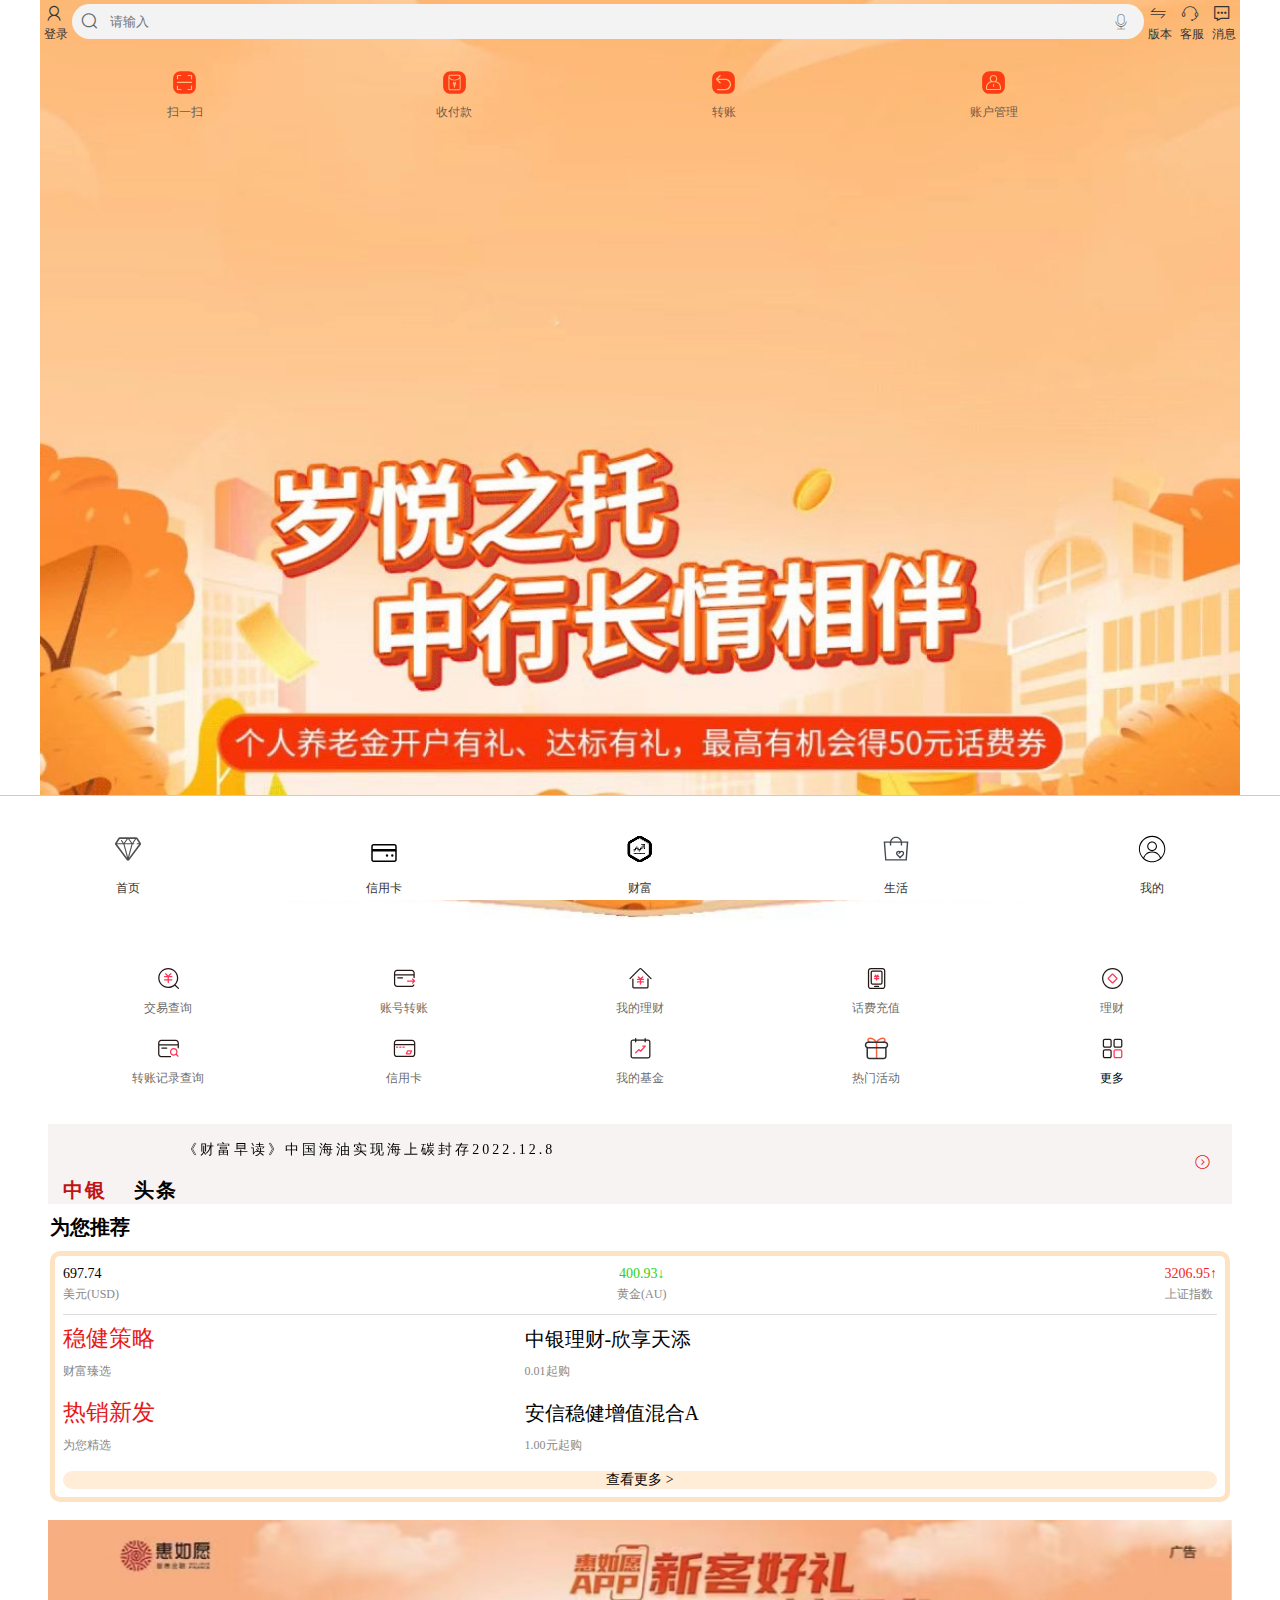
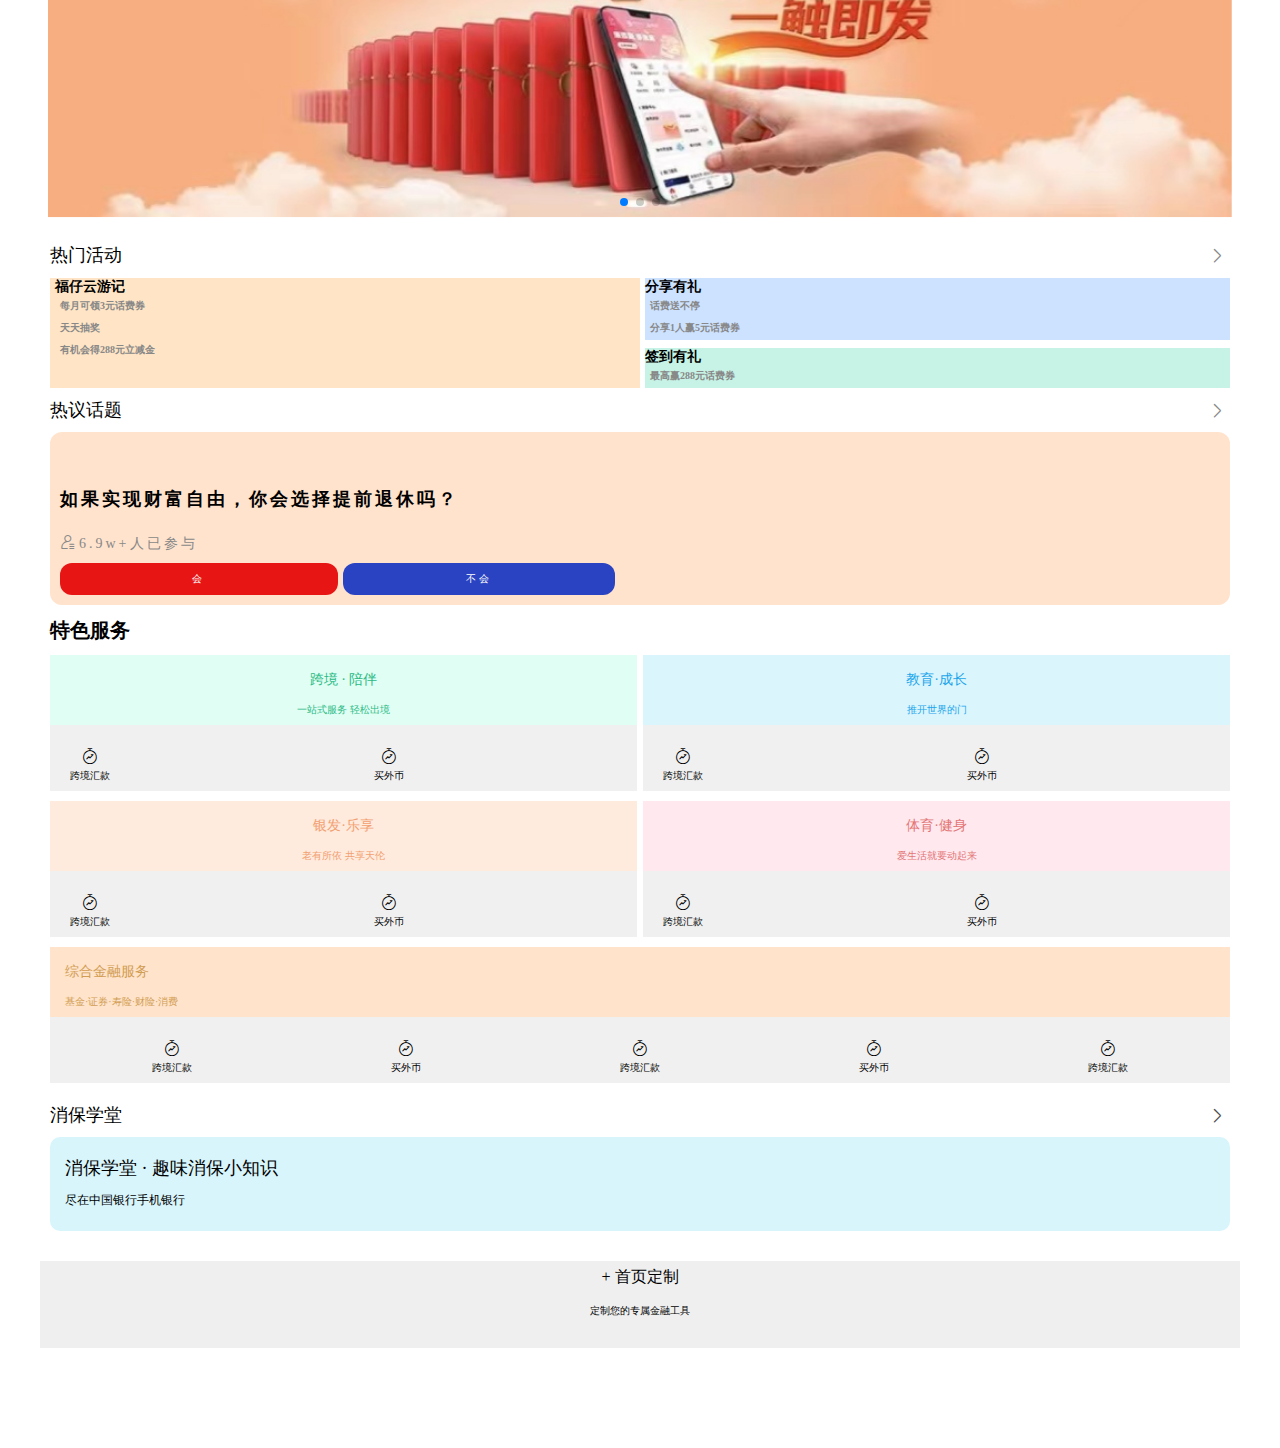
<file: index.html>
<!DOCTYPE html>
<html lang="en">
<head>
    <meta charset="UTF-8">
    <meta name="apple-mobile-web-app-capable" content="yes">
    <meta name="apple-mobile-web-app-status-bar-style" content="black">
    <meta name="format-detection" content="telephone=no">
    <meta name="viewport" content="width=device-width, initial-scale=1.0, maximum-scale=1.0, user-scalable=0, shrink-to-fit=no, viewport-fit=cover">
    <title>728冯晓宇-首页</title>
    <link rel="stylesheet" href="./fonts/iconfont.css">
    <link rel="stylesheet" href="./css/pub.css">
    <script src="./fonts/iconfont.js"></script>
    <link rel="stylesheet" href="./js/swiper/swiper-bundle.min.css">
    <style>
        /* 上导航 */
        .beijing .header{
            display: flex;     
            padding: 4px 0;  
            height: 35px;
        }
        .header>span{  
            font-size: 20px;
            padding: 0 4px;   
            color: #333;
            line-height: 20px;   
        } 
        .header>div{   
            flex-grow: 1;   
            display: flex;   
            background-color: rgb(243, 243, 243);
            border-radius: 18px;   
            padding-right: 5px;  
        }
        .header .icon-sousuo,.header .icon-voice{
            font-size: 20px;
            margin: 8px;  
            color: #666;
            line-height: 20px; 
            background-color: rgb(243, 243, 243);
        }
        .header input{  
            background-color: rgb(243, 243, 243);   
            border: none;    
            flex-grow: 1;   
            outline: none;   
            line-height: 20px; 
        }
        .header p{
            font-size: 12px;
        }
        /* 上导航固定 */
        #syfixed{  
            width: 100%;  
            left: 0;  
            top: 0;    
            height: 45px;
            background-color: #fff;
        }
        .beijing{
            position: relative; 
        }


        /* 导航下面一行图标 */
        .sy .shouye{
            display: flex;  
            flex-wrap: wrap;   
            padding: 0 10px; 
        }
        .shouye .icon,.shouyeb .icon{  /* 导航下面一行及中间两行图标 */
            font-size: 25px;
            width: 1em;
            height: 1em;
            vertical-align: -0.15em;
            fill: currentColor;
            overflow: hidden;
        }
        .shouye>li,.shouyeb>li{   /* 导航下面一行及中间两行图标 */
            line-height: 25px;  
            font-size: 12px;
            text-align: center;
            color: rgba(65, 62, 62, .795);
        }
        .shouye>li{
            width: 22%;
            margin: 0 5px;
            margin-top: 15px;
            background-color: rgba(250, 251, 252, .0);
        }

        /* 上图下文 */
        .beijing img{
            width: 100%;
        }
        .beijing .sy,.beijing .header{
            position: absolute;
            background-color: rgba(250, 251, 252, .0);/* 背景透明 */
            width: 100%;
        }
        .beijing .header{
            top:0;
            left: 0;
        }
        .beijing .sy{
            left: 0;
            top: 55px;
        }


        /* 中间两行图标 */
        .syb .shouyeb{
            display: flex;  
            flex-wrap: wrap;   
            padding: 10px;
            padding-top: 0;
        }
        .shouyeb>li{
            width: 20%;
            background-color: #fff;
            margin-bottom: 15px;
        }


        /* 中银头条 */
        body .zytt{
            display: flex;
            margin: 8px;
            padding: 10px;
            height: 80px;
            box-sizing: border-box;
            background-color: rgb(247, 243, 243);
        }
        .txt .txta,.txt .txtb{
            color: rgb(191, 21, 21);
            font-size: 20px;
            line-height: 32px;
            padding: 10px 5px;
            font-weight: bold;
            letter-spacing: 2px;
        }
        .txt .txta{
            color: rgb(191, 21, 21);
        }
        .txt .txtb{
            color: #000;
        }
        .zytt .bianhuanwenzi{
            flex-wrap: wrap;
            flex-grow: 1;
            line-height: 32px;
            overflow: hidden;
            font-size: 14px;
            color: #000;
            letter-spacing: 3px;
        }
        .zytt .iconfont{
            font-size: 20px;
            line-height: 32px;
            padding: 12px 10px;
            color: rgb(234, 35, 35);
        }

        /* 为您优选 */
        body .wntj{
            margin: 10px;
        }
        .wntj .biaoti{
            font-weight: bold;
            font-size: 20px;
            color: #000;
            padding-bottom: 10px;
        }
        .wntj .hezi{
            border: 5px solid rgb(254, 227, 195);
            border-radius: 10px;
            width: 100%;
            padding: 8px;
            box-sizing: border-box;
        }
        .hezi .sz{
            font-size: 14px;
            display: flex;
            border-bottom: 1px solid #ddd;
            line-height: 20px;
            padding-bottom: 10px;
        }
        .sz .biaotia{
            color: #000;
        }
        .sz .biaotib{
            flex-grow: 1;
            text-align: center;
            color: rgb(53, 208, 18);
            
        }
        .sz .biaotic{
            color: rgb(240, 39, 39);
        }
        .hezi p{
            color: #888;
            font-size: 12px;
        }
        .hezi .hongse{
            margin: 8px 0;
        }
        .hongse .hongsea,.hongse .hongseb{
            display: flex;
            line-height: 32px;
            margin-bottom: 10px;
        }
        .hongse .a{
            color: rgb(231, 26, 26);
            font-size: 23px;
            width: 40%;
        }
        .hongse .b{
            color: #000;
            font-size: 20px;
        }
        .hezi .ckgd{
            background-color: rgb(255, 237, 216);
            text-align: center;
            font-size: 14px;
            border-radius: 12px;
        }

        /* 幻灯片 */
        body .shouyehdp{
            padding: 8px;
        }
        .shouyehdp img{
            width: 100%;
        }

        /* 热门活动 */
        body .rmhd,body .ryht{   /* 热门活动，热议话题 */
            margin: 10px;
        }
        .rmhd .dabiaoti,.ryht .bt{    /* 热门活动，热议话题 */
            display: flex;
        }
        .dabiaoti .biaotiwenzi{
            font-size: 18px;
            color: #000;
        }
        .dabiaoti .iconfont,.bt .iconfont{   /* 热门活动，热议话题 */
            font-size: 25px;
            flex-grow: 1;
            color: #888;
            text-align: right;
        }
        .rmhd .neirong{
            padding-top: 10px;
            display: flex;
        }
        .neirong .zuo,.neirong .you{
            font-size: 14px;
            font-weight: bold;
            width: 50%;
            padding-left: 5px;
        }
        .neirong .zuo{
            background-color: rgb(255, 229, 197);
            color: #000;
        }
        .you .shang{
            background-color: rgb(204, 226, 255);
            color: #000;
            margin-bottom: 8px;
        }
        .you .xia{
            background-color: rgb(198, 243, 229);
            color: #000;
        }
        .rmhd p{
            font-size: 10px;
            color: #888;
            padding-top: 3px;
            padding-left: 5px;
            padding-bottom: 5px;
        }

        /* 热议话题 */
        .bt .zuotxt{
            font-size: 18px;
            color: #000;
            margin-bottom: 10px;
        }
        .ryht .wenhaoju{
            padding: 10px 0;
            padding-left: 10px;
            padding-right: 60px; 
            background-color: rgb(255, 227, 205);
            border-radius: 12px;
            letter-spacing: 3px;
        }
        .wenhaoju .zi{
            font-size: 18px;
            color: #000;
            font-weight: bold;
            flex-wrap: wrap;
        }
        .wenhaoju p{
            padding-top: 10px;
            font-size: 14px;
            color: #888;
        }
        .wenhaoju .iconfont{
            line-height: 20px;
            font-size: 16px;
        }
        .ryht .xuanze{
            width: 50%;
            color: #fff;
            display: flex; 
            line-height: 32px;
            padding-top: 10px;
        }
        .xuanze .hui{
            width: 50%;
            font-size: 10px;
            text-align: center;
            background-color: rgb(232, 21, 21);
            border-radius: 12px; 
        }
        .xuanze .buhui{
            margin-left: 5px;
            flex-grow: 1; 
            font-size: 10px;
            text-align: center;
            background-color: rgb(42, 67, 194);
            border-radius: 12px; 
        }

        /* 特色服务 */
        body .tsfw{
            width: 100%;
        }
        .tsfw .tsfwbiaoti{
            font-size: 20px;
            color: #000;
            line-height: 30px;
            font-weight: bold;
            margin-bottom: 0;
            margin-left: 10px;
        }
        .kjpb .kjpba,.jycz .jycza,.yflx .yflxa,.tyjs .tyjsa{
            font-size: 14px;
            text-align: center;
            line-height: 30px;
            padding-top: 10px;
        }
        .kjpb .kjpba{
            color: rgb(42, 186, 133);
            background-color: rgb(224, 254, 243);
        }
        .jycz .jycza{
            color: rgb(28, 166, 235);
            background-color: rgb(219, 245, 253);  
        }
        .yflx .yflxa{
            color: rgb(242, 160, 113);
            background-color: rgb(255, 235, 222);
        }
        .tyjs .tyjsa{
            color: rgb(227, 118, 118);
            background-color: rgb(255, 232, 238);
        }
        .kjpba p,.jycza p,.yflxa p,.tyjsa p,.zhjrfwa p{
            font-size: 10px;
        }
        .kjpb .kjpbb,.jycz .jyczb,.yflx .yflxb,.tyjs .tyjsb,.zhjrfw .zhjrfwb{
            background-color:rgb(240, 240, 240);
            color: #000;
            line-height: 20px;
            display: flex;
            text-align: center; 
        }
        .kjpbb .tubiaoa,.jyczb .tubiaoa,.yflxb .tubiaoa,.tyjsb .tubiaoa{
            margin: 5px 0;
            margin-left: 20px;
            margin-right: 30px;
        }
        .kjpbb .tubiaob,.jyczb .tubiaob,.yflxb .tubiaob,.tyjsb .tubiaob{
            flex-grow: 1;
            margin: 5px 10px;
        }
        .kjpbb .iconfont,.jyczb .iconfont,.yflxb .iconfont,.tyjsb .iconfont,.zhjrfwb .iconfont{
            font-size: 18px;
        }
        .kjpbb p,.jyczb p,.yflxb p,.tyjsb p,.zhjrfwb p{
            font-size: 10px;
        }

        .tsfw .sigehezi{
            display: flex;
            flex-wrap: wrap;
        }
        .sigehezi li{
            width: 50%;
            padding: 10px;
            box-sizing: border-box;
        }
        .sigehezi li:nth-child(3),.sigehezi li:nth-child(4){
            padding-top: 0;
        }
        .sigehezi li:nth-child(1),.sigehezi li:nth-child(3){
            padding-right: 3px;
        }
        .sigehezi li:nth-child(2),.sigehezi li:nth-child(4){
            padding-left: 3px;
        }

        .tsfw .zhjrfw{
            width: 100%;
            padding: 10px;
            padding-top: 0;
            box-sizing: border-box;
        }
        .zhjrfw .zhjrfwa{
            font-size: 14px;
            color: rgb(209, 157, 83);
            text-align: left;
            line-height: 30px;
            padding-left: 15px;
            background-color: rgb(255, 227, 202);
            padding-top: 10px;
        }
        .zhjrfw .zhjrfwb{
            padding: 5px;
        }
        .zhjrfwb li{
            width: 20%;
        }

        /* 消保学堂 */
        body .xbxt{
            padding: 10px;
            width: 100%;
            box-sizing: border-box;
        }
        .xbxt .xbxttop{
            display: flex;
        }
        .xbxttop .xbxttxt{
            font-size: 18px;
            color: #000;
            margin-bottom: 10px;
        }
        .xbxttop .iconfont{
            font-size: 25px;
            flex-grow: 1;
            color: rgb(77, 76, 76);
            text-align: right;
        }
        .xbxt .xbxtbottom{
            font-size: 18px;
            color: #000;
            line-height: 32px;
            text-align: left;
            background-color: rgb(216, 245, 252);
            border-radius: 10px;
            padding: 15px;
        }
        .xbxtbottom p{
            font-size: 12px;
            color: #000;
        }

        /* 首页定制 */
        body .sydz{
            width: 100%;
            background-color: rgb(239, 239, 239);
        }
        .sydz .quan{
            font-size: 16px;
            color: #000;
            line-height: 32px;
            text-align: center;
            margin-top: 20px;
            margin-bottom: 10px; 
        }
        .sydz .bottomzi{
            font-size: 10px;
            text-align: center;
            line-height: 15px;
            padding-bottom: 30px;
        }

        /* 下导航 */
        .icon{
            width: 1em;
            height: 1em;
            vertical-align: -0.15em;
            fill: currentColor;
            overflow: hidden;
        }
        #bnav{
            position: fixed;
            left: 0;
            bottom: 0;
            width: 100%;
            background-color: #fff;
            z-index:9;
        }
        body{
            margin-bottom: 100px;
        }
        #bnav ul{
            border-top: 1px solid #ccc;
            display: flex;
        }
        #bnav li{
            width: 20%; 
            text-align: center;
        }
        #bnav svg{
            font-size: 30px;
            margin: 6px auto;
            margin-bottom: 0; 
        }
        #bnav p{
            font-size: 12px;
            line-height: 24px;
            color: #333;
        }
    </style>
</head>
<body>
    <div class="beijing">
        <img src="./img/sybj.jpg">
        <div id="syfixed">
        <div class="header">
            <span class="iconfont icon-denglu1"><p>登录</p></span>
            <div> 
                <span class="iconfont icon-sousuo"></span>  
                <input type="text" placeholder="请输入">  
                <span class="iconfont icon-voice"></span>
            </div>
            <span class="iconfont icon-jiantou_zuoyouqiehuan_o"><p>版本</p></span>
            <span class="iconfont icon-kefu1"><p>客服</p></span>
            <span class="iconfont icon-xiaoxi3"><p>消息</p></span>
        </div>
        </div>
        <div class="sy">
            <ul class="shouye">
                <li>
                    <svg class="icon" aria-hidden="true">
                        <use xlink:href="#icon-saoyisao"></use>
                    </svg>
                    <p>扫一扫</p>
                </li>
                <li>
                    <svg class="icon" aria-hidden="true">
                        <use xlink:href="#icon-yaoqinghongbao"></use>
                    </svg>
                    <p>收付款</p>
                </li>
                <li>
                    <svg class="icon" aria-hidden="true">
                        <use xlink:href="#icon-fanhui"></use>
                    </svg>
                    <p>转账</p>
                </li>
                <li>
                    <svg class="icon" aria-hidden="true">
                        <use xlink:href="#icon-kehufuwu"></use>
                    </svg>
                    <p>账户管理</p>
                </li>
            </ul>
        </div>
    </div>
    <div class="syb">
        <ul class="shouyeb">
            <li>
                <svg class="icon" aria-hidden="true">
                    <use xlink:href="#icon-jiaoyichaxun"></use>
                </svg>
                <p>交易查询</p>
            </li>
            <li>
                <svg class="icon" aria-hidden="true">
                    <use xlink:href="#icon-xinyongkahuankuan"></use>
                </svg>
                <p>账号转账</p>
            </li>
            <li>
                <svg class="icon" aria-hidden="true">
                    <use xlink:href="#icon-fangdai"></use>
                </svg>
                <p>我的理财</p>
            </li>
            <li>
                <svg class="icon" aria-hidden="true">
                    <use xlink:href="#icon-shoujihuafei"></use>
                </svg>
                <p>话费充值</p>
            </li>
            <li>
                <svg class="icon" aria-hidden="true">
                    <use xlink:href="#icon-licai11"></use>
                </svg>
                <p>理财</p>
            </li>
            <li>
                <svg class="icon" aria-hidden="true">
                    <use xlink:href="#icon-yuechaxun"></use>
                </svg>
                <p>转账记录查询</p>
            </li>
            <li>
                <svg class="icon" aria-hidden="true">
                    <use xlink:href="#icon-yinhangka"></use>
                </svg>
                <p>信用卡</p>
            </li>
            <li>
                <svg class="icon" aria-hidden="true">
                    <use xlink:href="#icon-changqidingtou"></use>
                </svg>
                <p>我的基金</p>
            </li>
            <li>
                <svg class="icon" aria-hidden="true">
                    <use xlink:href="#icon-liwu"></use>
                </svg>
                <p>热门活动</p>
            </li>
            <li>
                <a href="./5.html">
                <svg class="icon" aria-hidden="true">
                    <use xlink:href="#icon-quanbu"></use>
                </svg>
                <p>更多</p>
                </a>
            </li>
        </ul>
    </div>
    <div class="zytt">
        <div class="txt">
            <span class="txta">中银</span>
            <span class="txtb">头条</span>
        </div>
        <div class="swiper bianhuanwenzi">
            <div class="swiper-wrapper">
              <div class="swiper-slide">《财富早读》中国海油实现海上碳封存2022.12.8</div>
              <div class="swiper-slide">中银资产配置日报20221208(第552期)</div>
              <div class="swiper-slide">《财富早读》中国海油实现海上碳封存2022.12.8</div>
              <div class="swiper-slide">《财富早读》中国海油实现海上碳封存2022.12.8</div>
              <div class="swiper-slide">《财富早读》中国海油实现海上碳封存2022.12.8</div>
            </div>
            <div class="swiper-pagination"></div>
        </div>
        <span class="iconfont icon-anniu-jiantouxiangyou_o"></span>
    </div>
    <div class="wntj">
        <div class="biaoti">为您推荐</div>
        <div class="hezi">
            <div class="sz">
                <span class="biaotia">697.74<p>美元(USD)</p></span>
                <span class="biaotib">400.93↓<p>黄金(AU)</p></span>
                <span class="biaotic">3206.95↑<p>上证指数</p></span>
            </div>
            <div class="hongse">
                <div class="hongsea">
                    <span class="a">稳健策略<p>财富臻选</p></span>
                    <span class="b">中银理财-欣享天添<p>0.01起购</p></span>
                </div>
                <div class="hongseb">
                    <span class="a">热销新发<p>为您精选</p></span>
                    <span class="b">安信稳健增值混合A<p>1.00元起购</p></span>
                </div>
            </div>
            <div class="ckgd">查看更多 ></div>
        </div>
    </div>
    <div class="swiper shouyehdp">
        <div class="swiper-wrapper">
          <div class="swiper-slide"><img src="./img/sy1.jpg"></div>
          <div class="swiper-slide"><img src="./img/sy2.jpg"></div>
          <div class="swiper-slide"><img src="./img/sy3.jpg"></div>
        </div>
        <div class="swiper-pagination"></div>   <!-- 图片下面的点 -->
      </div>
      <div class="rmhd">
        <div class="dabiaoti">
            <span class="biaotiwenzi">热门活动</span>
            <span class="iconfont icon-youjiantou3"></span>
        </div>
        <div class="neirong">
            <div class="zuo">福仔云游记
                <p>每月可领3元话费券</p>
                <p>天天抽奖</p>
                <p>有机会得288元立减金</p>
            </div>
            <div class="you">
                <div class="shang">分享有礼
                    <p>话费送不停</p>
                    <p>分享1人赢5元话费券</p>
                </div>
                <div class="xia">签到有礼
                    <p>最高赢288元话费券</p>
                </div>
            </div>
        </div>
    </div>
    <div class="ryht">
        <div class="bt">
            <span class="zuotxt">热议话题</span>
            <span class="iconfont icon-youjiantou3"></span>
        </div>
        <div class="wenhaoju">
            <span class="zi">如果实现财富自由，你会选择提前退休吗？</span>
            <p><span class="iconfont icon-zhanghuguanli3"></span>6.9w+人已参与</p>
            <div class="xuanze">
                <span class="hui">会</span>
                <span class="buhui">不会</span>
            </div>
        </div>
    </div>
    <div class="tsfw">
        <div class="tsfwbiaoti">特色服务</div>
        <ul class="sigehezi">
            <li>
                <div class="kjpb">
                    <div class="kjpba">跨境 · 陪伴
                        <p>一站式服务 轻松出境</p>
                    </div>
                    <div class="kjpbb">
                        <div class="tubiaoa">
                            <span class="iconfont icon-duanqilicai"></span>
                            <p>跨境汇款</p>
                        </div>
                        <div class="tubiaob">
                            <span class="iconfont icon-duanqilicai"></span>
                            <p>买外币</p>
                        </div>
                    </div>
                </div>
            </li>
            <li>
                <div class="jycz">
                    <div class="jycza">教育·成长
                        <p>推开世界的门</p>
                    </div>
                    <div class="jyczb">
                        <div class="tubiaoa">
                            <span class="iconfont icon-duanqilicai"></span>
                            <p>跨境汇款</p>
                        </div>
                        <div class="tubiaob">
                            <span class="iconfont icon-duanqilicai"></span>
                            <p>买外币</p>
                        </div>
                    </div>
                </div>
            </li>
            <li>
                <div class="yflx">
                    <div class="yflxa">银发·乐享
                        <p>老有所依 共享天伦</p>
                    </div>
                    <div class="yflxb">
                        <div class="tubiaoa">
                            <span class="iconfont icon-duanqilicai"></span>
                            <p>跨境汇款</p>
                        </div>
                        <div class="tubiaob">
                            <span class="iconfont icon-duanqilicai"></span>
                            <p>买外币</p>
                        </div>
                    </div>
                </div>
            </li>
            <li>
                <div class="tyjs">
                    <div class="tyjsa">体育·健身
                        <p>爱生活就要动起来</p>
                    </div>
                    <div class="tyjsb">
                        <div class="tubiaoa">
                            <span class="iconfont icon-duanqilicai"></span>
                            <p>跨境汇款</p>
                        </div>
                        <div class="tubiaob">
                            <span class="iconfont icon-duanqilicai"></span>
                            <p>买外币</p>
                        </div>
                    </div>
                </div>
            </li>
        </ul>  
        <div class="zhjrfw">
            <div class="zhjrfwa">综合金融服务
                <p>基金·证券·寿险·财险·消费</p>
            </div>
            <ul class="zhjrfwb">
                <li>
                    <span class="iconfont icon-duanqilicai"></span>
                    <p>跨境汇款</p>
                </li>
                <li>
                    <span class="iconfont icon-duanqilicai"></span>
                    <p>买外币</p>
                </li>
                <li>
                    <span class="iconfont icon-duanqilicai"></span>
                    <p>跨境汇款</p>
                </li>
                <li>
                    <span class="iconfont icon-duanqilicai"></span>
                    <p>买外币</p>
                </li>
                <li>
                    <span class="iconfont icon-duanqilicai"></span>
                    <p>跨境汇款</p>
                </li>
            </ul>
        </div>
    </div>
    <div class="xbxt">
        <div class="xbxttop">
            <span class="xbxttxt">消保学堂</span>
            <span class="iconfont icon-youjiantou3"></span>
        </div>
        <div class="xbxtbottom">消保学堂 · 趣味消保小知识
            <p>尽在中国银行手机银行</p>
        </div>
    </div>
    <div class="sydz">
        <div class="quan">+ 首页定制</div>
        <div class="bottomzi">定制您的专属金融工具</div>
    </div>
    <nav id="bnav">
        <ul>
            <li>
                <a href="./index.html">
                        <svg class="icon" aria-hidden="true">
                            <use xlink:href="#icon-zuanshi"></use>
                          </svg>
                    <p>首页</p>
                </a>
            </li>
            <li>
                <a href="./2.html">                  
                        <svg class="icon" aria-hidden="true">
                            <use xlink:href="#icon-xinyongqia1"></use>
                          </svg>
                    <p>信用卡</p>
                </a>
            </li>
            <li>
                <a href="./3.html">
                        <svg class="icon" aria-hidden="true">
                            <use xlink:href="#icon-shangsheng"></use>
                          </svg>
                    <p>财富</p>
                </a>
            </li>
            <li>
                <a href="./4.html">
                        <svg class="icon" aria-hidden="true">
                            <use xlink:href="#icon-shenghuoguan"></use>
                          </svg>
                    <p>生活</p>
                </a>
            </li>
            <li>
                <a href="./my.html">
                        <svg class="icon" aria-hidden="true">
                            <use xlink:href="#icon-wode"></use>
                          </svg>
                    <p>我的</p>
                </a>
            </li>
        </ul>
    </nav>


    <!-- 中银头条swiper -->
    <script src="./js/swiper/swiper-bundle.min.js"></script>
    <script>
        var swiper = new Swiper(".bianhuanwenzi", {
        direction: "vertical",   
        autoplay: {   
          delay: 2500,  
          disableOnInteraction: false,  
        },
      });
    </script>

    <!-- 幻灯片 -->
    <script src="./js/swiper/swiper-bundle.min.js">  </script>
    <script>
        var swiper = new Swiper(".shouyehdp", {
        spaceBetween: 30,
        centeredSlides: true,
        autoplay: {
          delay: 2500,
          disableOnInteraction: false,
        },
        pagination: {
          el: ".swiper-pagination",
          clickable: true,
        },
      });
    </script> 

    <!-- 上导航固定 -->
    <script>
        window.onscroll=function(){   
           var sy=document.documentElement.scrollTop;   
           console.log(sy);
           if(sy>syfixed.offsetHeight){      
              syfixed.style.position="fixed";  
           }
           else{   
             syfixed.style.position="static";  
           }
        }
    </script>
</body>
</html>
</file>
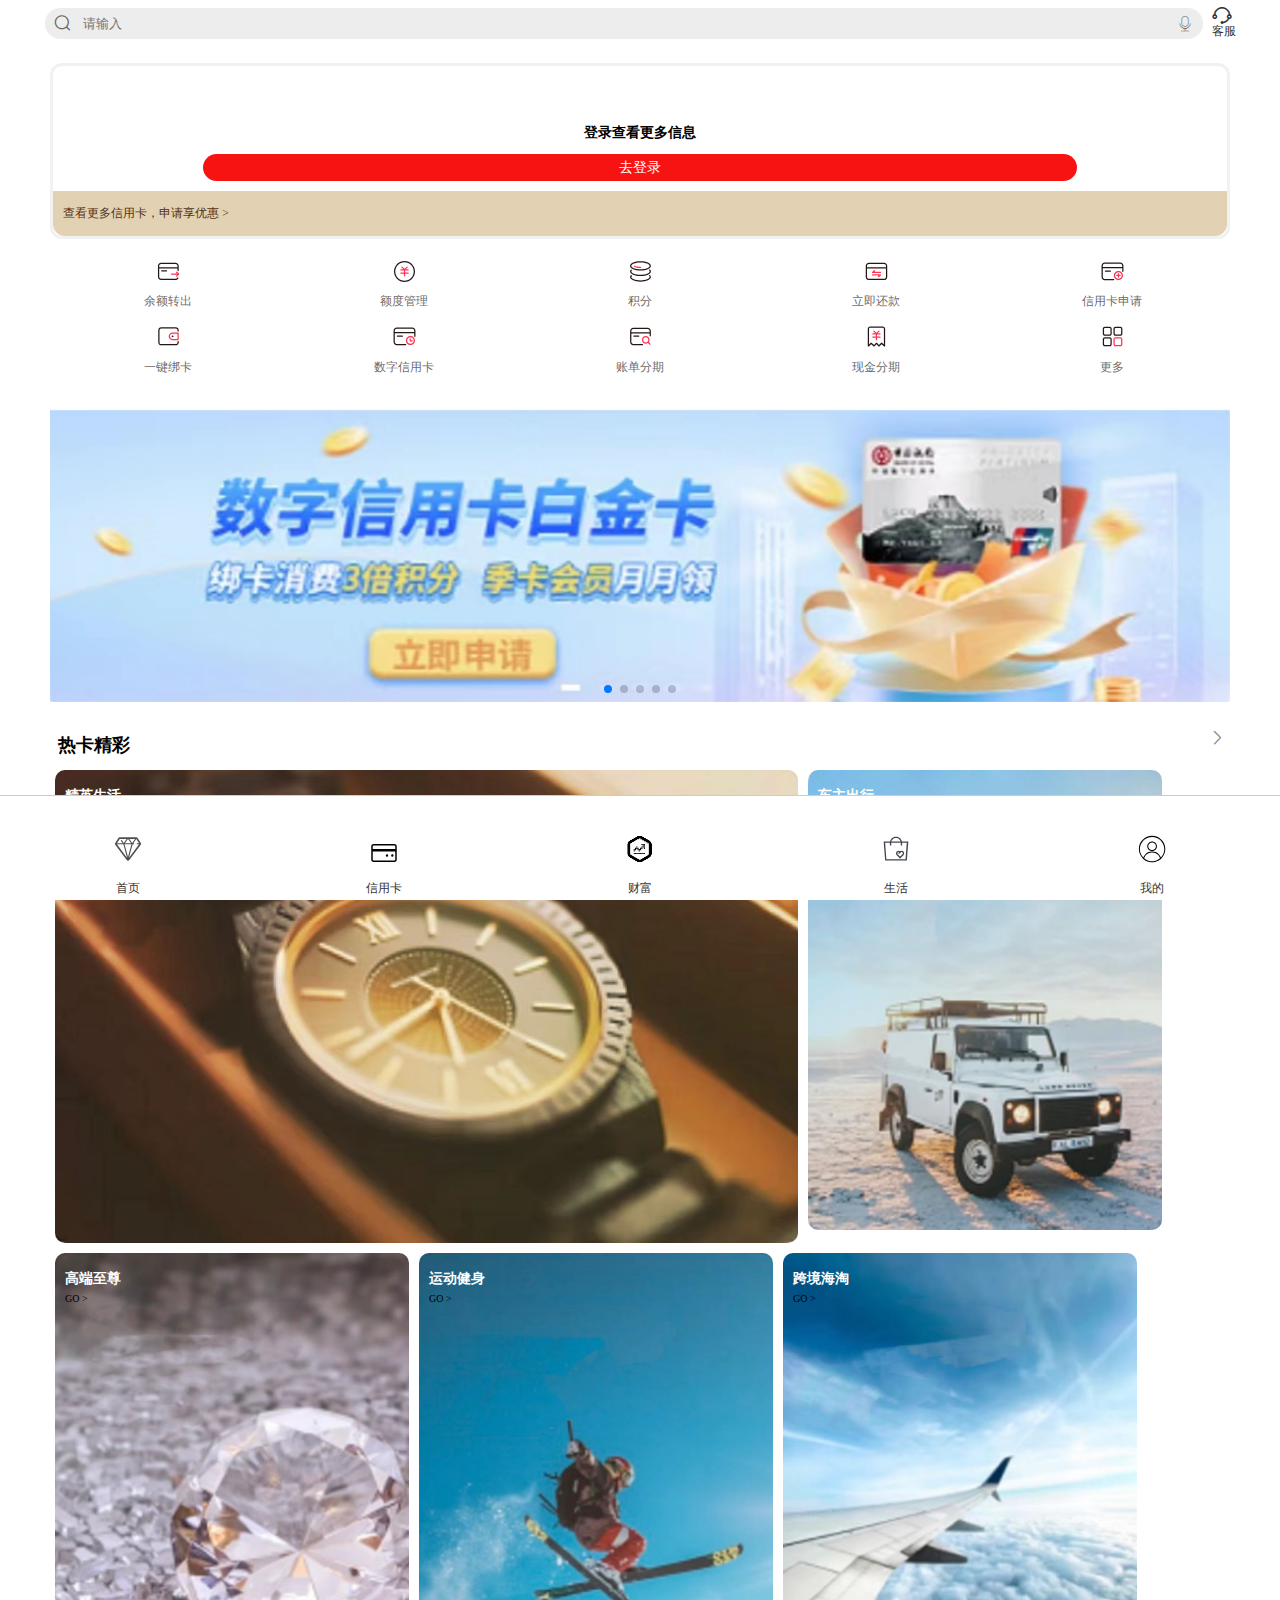
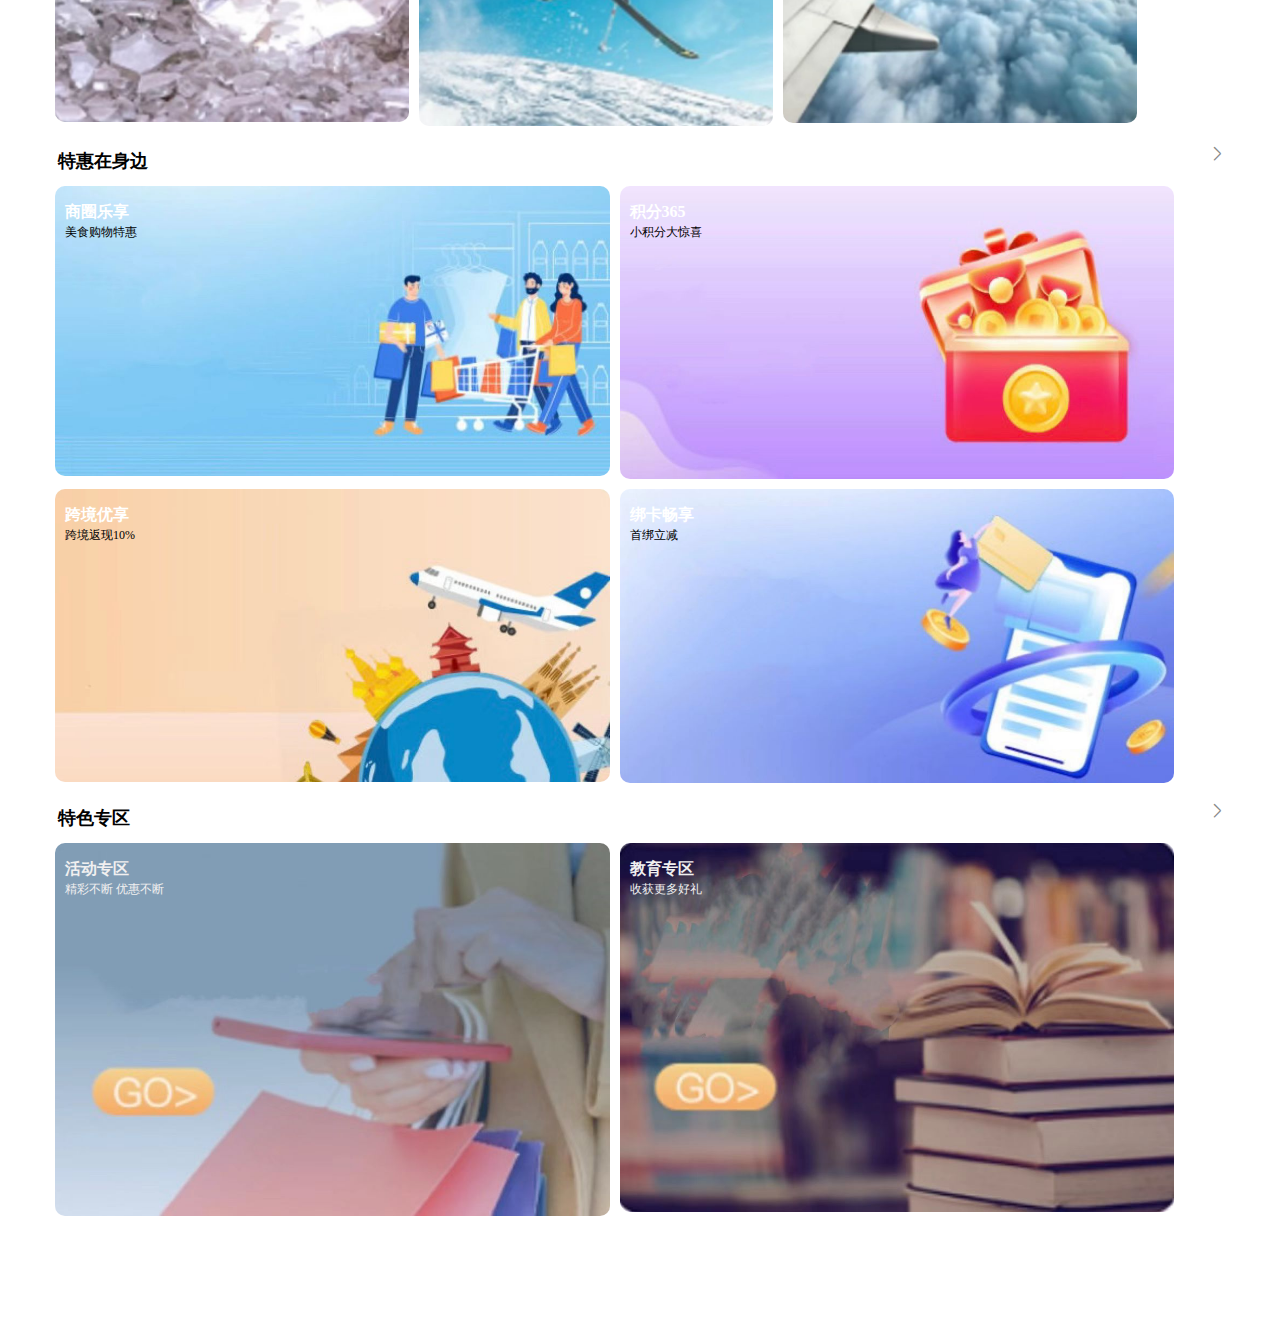
<file: 2.html>
<!DOCTYPE html>
<html lang="en">
<head>
    <meta charset="UTF-8">
    <meta name="apple-mobile-web-app-capable" content="yes">
    <meta name="apple-mobile-web-app-status-bar-style" content="black">
    <meta name="format-detection" content="telephone=no">
    <meta name="viewport" content="width=device-width, initial-scale=1.0, maximum-scale=1.0, user-scalable=0, shrink-to-fit=no, viewport-fit=cover">
    <title>728冯晓宇-信用卡</title>
    <link rel="stylesheet" href="./css/pub.css">
    <link rel="stylesheet" href="./fonts/iconfont.css">
    <script src="./fonts/iconfont.js"></script>
    <link rel="stylesheet" href="./js/swiper/swiper-bundle.min.css">
    <style>
        /* 上导航 */
        .header{
            display: flex;
            margin-top: 8px;
            width: 100%;
        }
        .header .zuo{
            flex-grow: 1;   
            display: flex;   
            background-color: rgb(237, 237, 237);
            border-radius: 20px;   
            margin: 0 5px;
        }
        .zuo .icon-sousuo{
            font-size: 20px;
            margin: 8px;  
            color: #666;
            line-height: 15px;
        }
        .zuo input{
            background-color: rgb(237, 237, 237);   
            border: none;    
            flex-grow: 1;   
            outline: none;   
            line-height: 15px; 
        }
        .zuo .icon-voice{
            font-size: 20px;
            margin: 8px;  
            color: #666;
            line-height: 15px;
        }
        .header .icon-kefu2{
            font-size: 20px;
            padding: 0 4px;   
            color: #333;
            line-height: 15px;
        }
        .header p{
            font-size: 12px;
        }
        /* 上导航固定 */
        #xykfixed{  
            width: 100%;  
            left: 0;  
            top: 0;    
            height: 45px;
            background-color: #fff;
        }

        /* 登录查看更多 */
        .dl{
            margin: 10px;
            background-color: #fff;
            border: 3px solid rgb(241, 241, 241);
            border-radius: 12px; 
        }
        .dl .shang{
            text-align: center;
            padding-top: 8px;
        }
        .shang span{
            font-size: 14px;
            font-weight: bold;
            color: #000;
            line-height: 32px;
            padding-top: 8px;
        }
        .shang p{
            background-color: rgb(248, 19, 19);
            color: #fff;
            font-weight: none;
            font-size: 14px;
            line-height: 27px;
            border-radius: 16px; 
            margin-bottom: 10px;
            margin-left: 150px;
            margin-right: 150px; 
        }
        .dl .xia{
            font-size: 12px;
            color: rgb(86, 50, 20);    
            line-height: 25px;
            text-align: left;
            background-color: rgb(226, 209, 179); 
            padding: 10px;
            border-radius: 0 0 12px 12px;  
        }

        /* 两行图标 */
        .wd .wode{
            display: flex;  
            flex-wrap: wrap;   
            padding: 10px;
        }
        .wode .icon{
            font-size: 25px;
            width: 1em;
            height: 1em;
            vertical-align: -0.15em;
            fill: currentColor;
            overflow: hidden;
        }
        .wode>li{
            width: 20%;
            line-height: 25px;  
            font-size: 12px;
            text-align: center;
            background-color: #fff;
            color: rgba(65, 62, 62, 0.795);
            margin-bottom: 10px;
        }

        /* 幻灯片 */
        .xykhdp{
            padding: 10px;
        }
        .xykhdp img{
            width: 100%;
        }

        /* 热卡精彩 */
        body .rkjc{
            margin: 10px;
            margin-top: 5px;
        }
        .rkjc .topzi,.thzsb .shouhang,.tszq .timu{    /* 热卡精彩，特惠在身边，特色专区 */
            display: flex;
        }
        .topzi .dawenzi,.shouhang .dazi,.timu .timuwenzi{
            font-size: 18px;
            margin: 8px;
            color: #000;
            font-weight: bold;
        }
        .topzi .iconfont,.shouhang .iconfont,.timu .iconfont{
            font-size: 25px;
            flex-grow: 1;
            color: #888;
            text-align: right;
        }
        .tupian .tuwen,.xia .stxw,.xiatu .xt{
            display: flex;
            flex-wrap: wrap;
        }
        .tuwen li,.stxw li,.xt li{
            margin: 5px;
            position: relative; 
        }
        .tuwen li{
            width: 30%;
        }
        .tuwen li:nth-child(1){
            width: 63%;
        }
        .tuwen img,.stxw img,.xt img{
            width: 100%;
            border-radius: 10px; 
        }
        .tuwen h3,.tuwen span,.stxw h3,.stxw span,.xt h3,.xt span{
            position: absolute;
            left: 10px;
            line-height: 32px;
        }
        .tuwen h3{
            top: 10px;  
            font-size: 14px;
            color: #fff;
        }
        .tuwen span{
            top: 30px;   
            font-size: 10px;
            color: #000;
        }

        /* 特惠在身边 */
        body .thzsb,body .tszq{
            margin: 10px;
        }
        .stxw li,.xt li{   /* 特惠在身边，特色专区 */
            width: 47%;
        }
        .stxw h3{
            top: 10px;  
            font-size: 16px;
            color: #fff;
        }
        .stxw span{
            top: 30px;   
            font-size: 12px;
            color: #000;
        }

        /* 特色专区 */
        .xt h3,.xt span{
            color: rgb(241, 240, 240);
        }
        .xt h3{
            top: 10px;  
            font-size: 16px;
        }
        .xt span{
            top: 30px;   
            font-size: 12px;
        }

        /* 下导航 */
        .icon {
            width: 1em;
            height: 1em;
            vertical-align: -0.15em;
            fill: currentColor;
            overflow: hidden;
        }
        #bnav{
            position: fixed;
            left: 0;
            bottom: 0;
            width: 100%;
            background-color: #fff;
            z-index:9;
        }
        body{
            margin-bottom: 100px;
        }
        #bnav ul{
            border-top: 1px solid #ccc;
            display: flex;
        }
        #bnav li{
            width: 20%; 
            text-align: center;
        }
        #bnav svg{
            font-size: 30px;
            margin: 6px auto;
            margin-bottom: 0; 
        }
        #bnav p{
            font-size: 12px;
            line-height: 24px;
            color: #333;
        }
    </style>
</head>
<body>
    <div id="xykfixed">
        <div class="header">
            <div class="zuo"> 
                <span class="iconfont icon-sousuo"></span>  
                <input type="text" placeholder="请输入">  
                <span class="iconfont icon-voice"></span>
            </div>
            <span class="iconfont icon-kefu2"><p>客服</p></span>
        </div>
    </div>

    <div class="dl">
        <div class="shang">
            <span>登录查看更多信息</span>
            <p>去登录</p>
        </div>
        <div class="xia">查看更多信用卡，申请享优惠 ></div>
    </div>

    <div class="wd">
        <ul class="wode">
            <li>
                <svg class="icon" aria-hidden="true">
                    <use xlink:href="#icon-xinyongkahuankuan"></use>
                </svg>
                <p>余额转出</p>
            </li>
            <li>
                <svg class="icon" aria-hidden="true">
                    <use xlink:href="#icon-yue"></use>
                </svg>
                <p>额度管理</p>
            </li>
            <li>
                <svg class="icon" aria-hidden="true">
                    <use xlink:href="#icon-jifen"></use>
                </svg>
                <p>积分</p>
            </li>
            <li>
                <svg class="icon" aria-hidden="true">
                    <use xlink:href="#icon-yinhangkazhuanzhang1"></use>
                </svg>
                <p>立即还款</p>
            </li>
            <li>
                <svg class="icon" aria-hidden="true">
                    <use xlink:href="#icon-banka"></use>
                </svg>
                <p>信用卡申请</p>
            </li>
            <li>
                <svg class="icon" aria-hidden="true">
                    <use xlink:href="#icon-kabao2"></use>
                </svg>
                <p>一键绑卡</p>
            </li>
            <li>
                <svg class="icon" aria-hidden="true">
                    <use xlink:href="#icon-fenqifukuan"></use>
                </svg>
                <p>数字信用卡</p>
            </li>
            <li>
                <svg class="icon" aria-hidden="true">
                    <use xlink:href="#icon-yuechaxun"></use>
                </svg>
                <p>账单分期</p>
            </li>
            <li>
                <svg class="icon" aria-hidden="true">
                    <use xlink:href="#icon-piaowu"></use>
                </svg>
                <p>现金分期</p>
            </li>
            <li>
                <svg class="icon" aria-hidden="true">
                    <use xlink:href="#icon-quanbu"></use>
                </svg>
                <p>更多</p>
            </li>
        </ul>
    </div>

    <div class="swiper xykhdp">
        <div class="swiper-wrapper">
            <div class="swiper-slide"><img src="./img/xyk1.jpg"></div>
            <div class="swiper-slide"><img src="./img/xyk2.jpg"></div>
            <div class="swiper-slide"><img src="./img/xyk3.jpg"></div>
            <div class="swiper-slide"><img src="./img/xyk4.jpg"></div>
            <div class="swiper-slide"><img src="./img/xyk5.jpg"></div>
        </div>
        <div class="swiper-pagination"></div>   <!-- 图片下面的点 -->
    </div>

    <div class="rkjc">
        <div class="topzi">
            <span class="dawenzi">热卡精彩</span>
            <span class="iconfont icon-youjiantou3"></span>
        </div>
        <div class="tupian">
            <ul class="tuwen">
                <li>
                    <img src="./img/rkjc1.jpg">
                    <h3>精英生活</h3>
                    <span>GO ></span>
                </li>
                <li>
                    <img src="./img/rkjc2.jpg">
                    <h3>车主出行</h3>
                    <span>GO ></span>
                </li>
                <li>
                    <img src="./img/rkjc3.jpg">
                    <h3>高端至尊</h3>
                    <span>GO ></span>
                </li>
                <li>
                    <img src="./img/rkjc4.jpg">
                    <h3>运动健身</h3>
                    <span>GO ></span>
                </li>
                <li>
                    <img src="./img/rkjc5.jpg">
                    <h3>跨境海淘</h3>
                    <span>GO ></span>
                </li>
            </ul>
        </div>
    </div>

    <div class="thzsb">
        <div class="shouhang">
            <span class="dazi">特惠在身边</span>
            <span class="iconfont icon-youjiantou3"></span>
        </div>
        <div class="xia">
            <ul class="stxw">
                <li>
                    <img src="./img/thzsb1.jpg">
                    <h3>商圈乐享</h3>
                    <span>美食购物特惠</span>
                </li>
                <li>
                    <img src="./img/thzsb2.jpg">
                    <h3>积分365</h3>
                    <span>小积分大惊喜</span>
                </li>
                <li>
                    <img src="./img/thzsb3.jpg">
                    <h3>跨境优享</h3>
                    <span>跨境返现10%</span>
                </li>
                <li>
                    <img src="./img/thzsb4.jpg">
                    <h3>绑卡畅享</h3>
                    <span>首绑立减</span>
                </li>
            </ul>
        </div>
    </div>

    <div class="tszq">
        <div class="timu">
            <span class="timuwenzi">特色专区</span>
            <span class="iconfont icon-youjiantou3"></span>
        </div>
        <div class="xiatu">
            <ul class="xt">
                <li>
                    <img src="./img/xyktszq1.jpg">
                    <h3>活动专区</h3>
                    <span>精彩不断 优惠不断</span>
                </li>
                <li>
                    <img src="./img/xyktszq2.jpg">
                    <h3>教育专区</h3>
                    <span>收获更多好礼</span>
                </li>
            </ul>
        </div>
    </div>

    <nav id="bnav">
        <ul>
            <li>
                <a href="./index.html">
                        <svg class="icon" aria-hidden="true">
                            <use xlink:href="#icon-zuanshi"></use>
                          </svg>
                    <p>首页</p>
                </a>
            </li>
            <li>
                <a href="./2.html">                  
                        <svg class="icon" aria-hidden="true">
                            <use xlink:href="#icon-xinyongqia1"></use>
                          </svg>
                    <p>信用卡</p>
                </a>
            </li>
            <li>
                <a href="./3.html">
                        <svg class="icon" aria-hidden="true">
                            <use xlink:href="#icon-shangsheng"></use>
                          </svg>
                    <p>财富</p>
                </a>
            </li>
            <li>
                <a href="./4.html">
                        <svg class="icon" aria-hidden="true">
                            <use xlink:href="#icon-shenghuoguan"></use>
                          </svg>
                    <p>生活</p>
                </a>
            </li>
            <li>
                <a href="./my.html">
                        <svg class="icon" aria-hidden="true">
                            <use xlink:href="#icon-wode"></use>
                          </svg>
                    <p>我的</p>
                </a>
            </li>
        </ul>
    </nav>
    




    <!-- 幻灯片swiper -->
    <script src="./js/swiper/swiper-bundle.min.js">  </script>
    <script>
        var swiper = new Swiper(".xykhdp", {
        spaceBetween: 30,
        centeredSlides: true,
        autoplay: {
          delay: 2500,
          disableOnInteraction: false,
        },
        pagination: {
          el: ".swiper-pagination",
          clickable: true,
        }
      });
    </script>

    <!-- 上导航固定 -->
    <script>
        window.onscroll=function(){   
           var xyk=document.documentElement.scrollTop;   
           console.log(xyk);
           if(xyk>xykfixed.offsetHeight){      
              xykfixed.style.position="fixed"; 
           }
           else{   
            xykfixed.style.position="static";  
           }
        }
    </script>
</body>
</html>
</file>
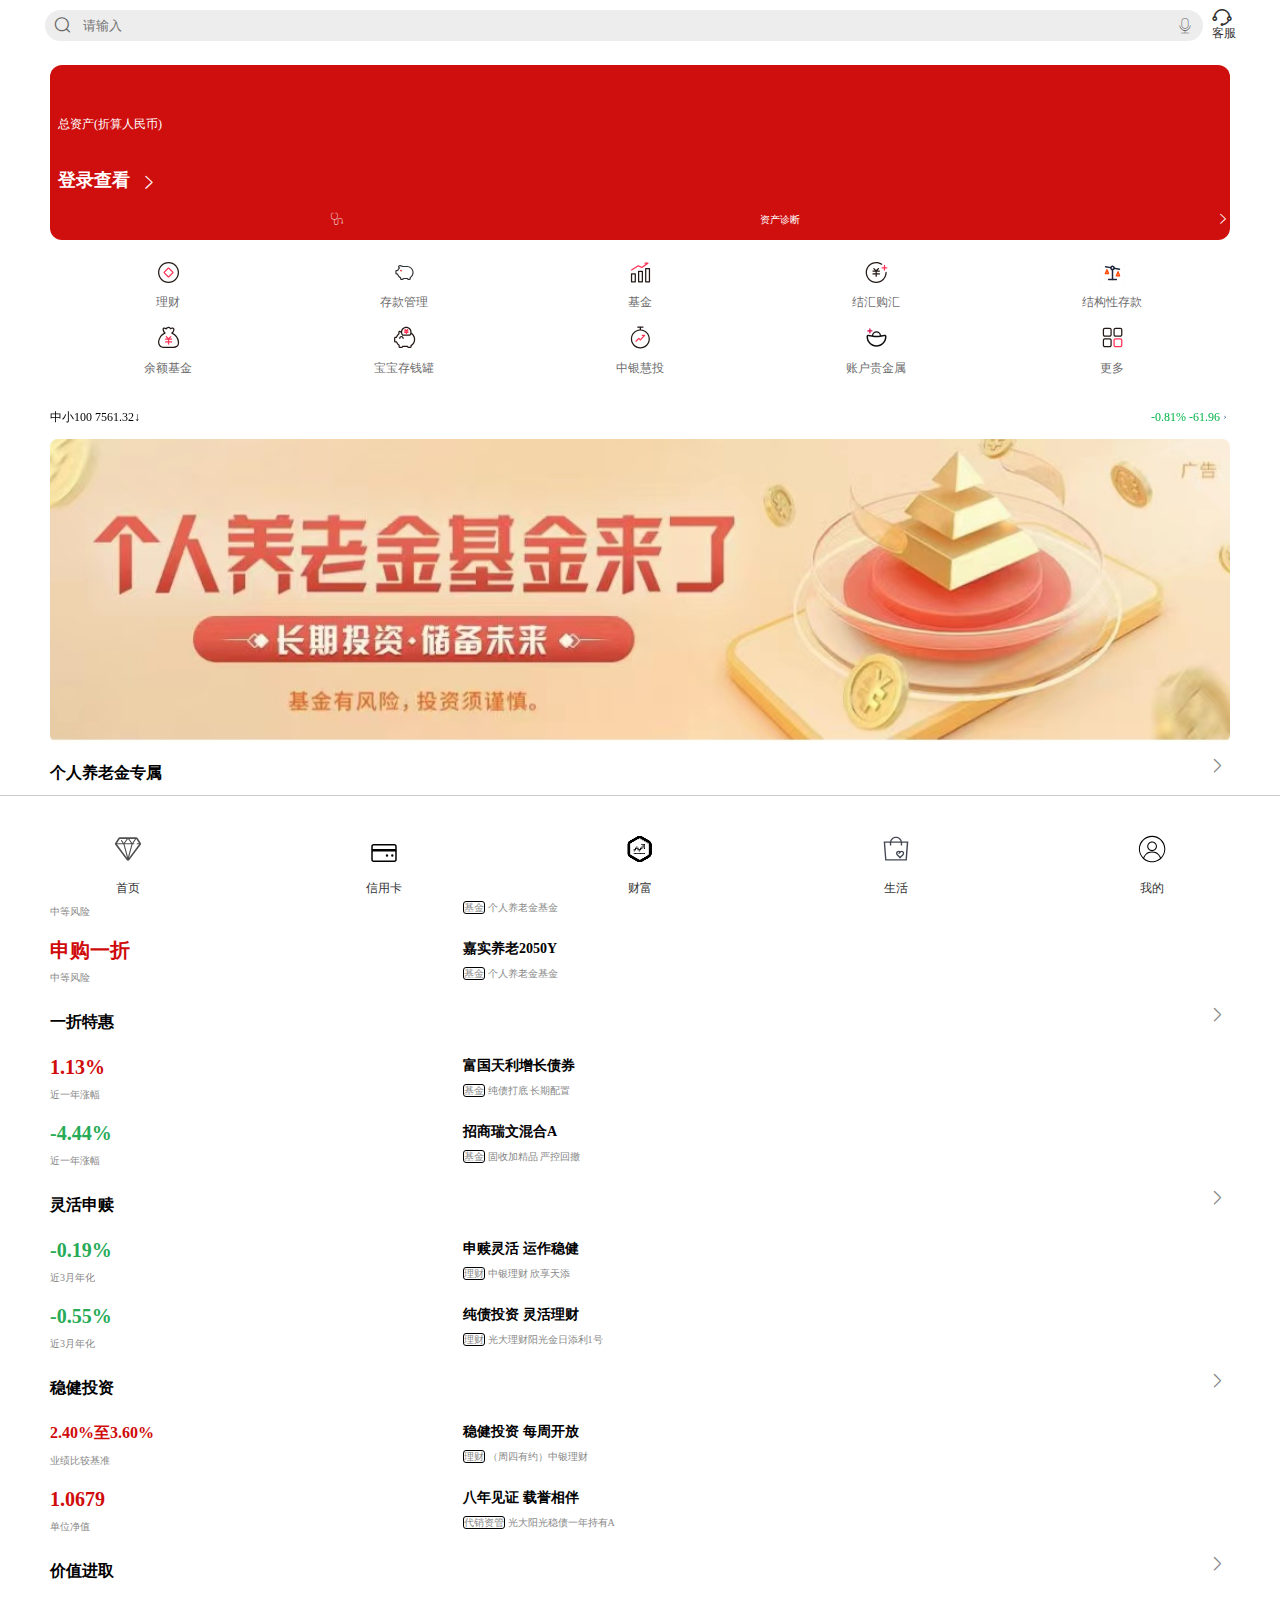
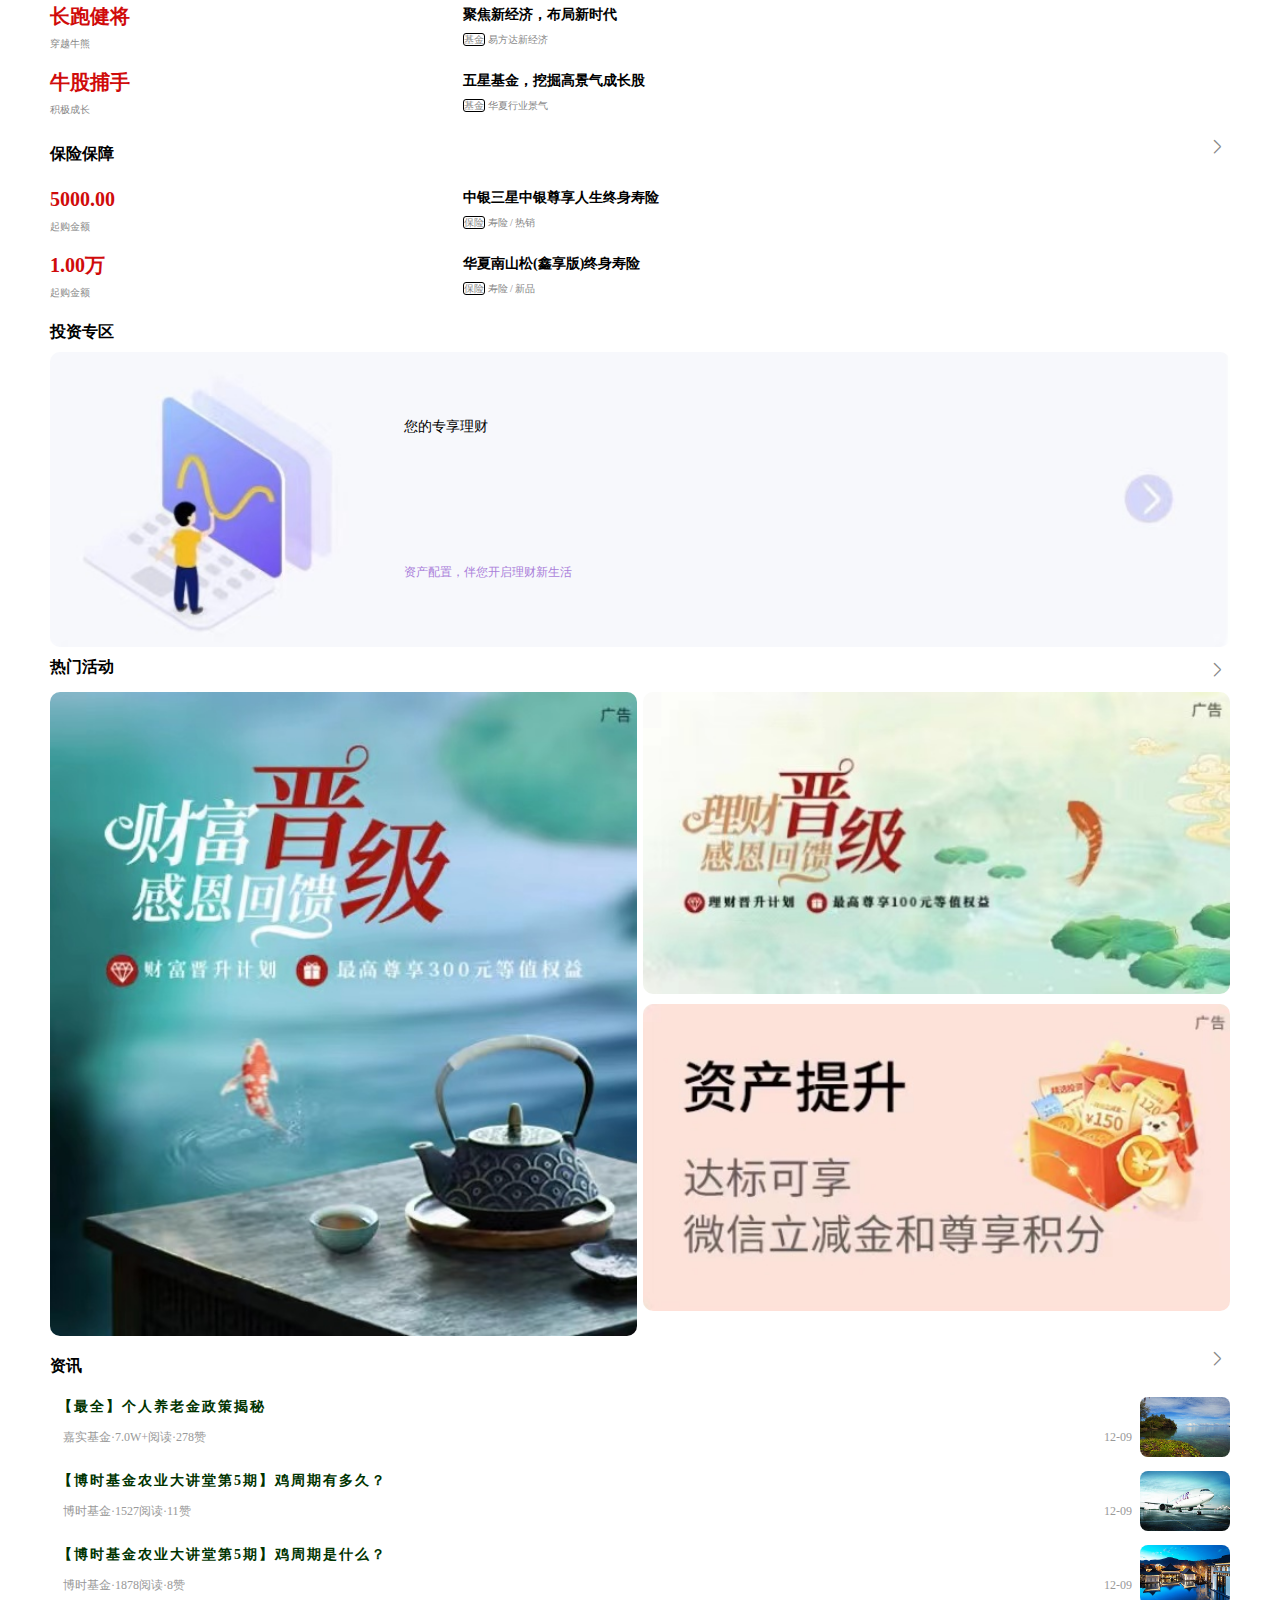
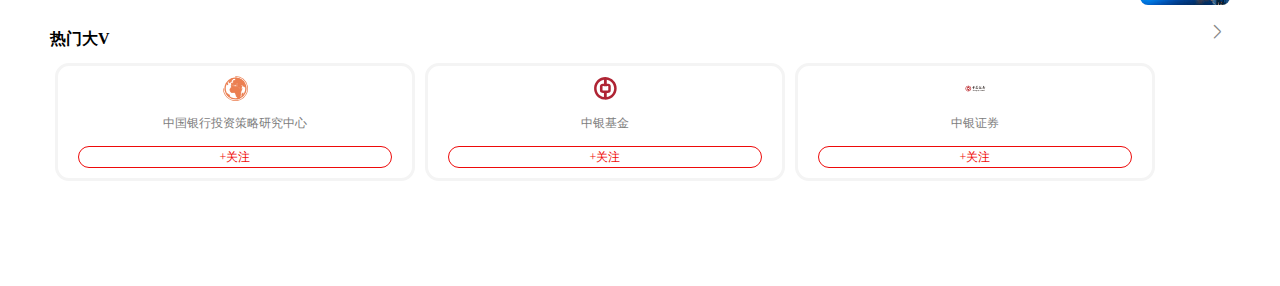
<file: 3.html>
<!DOCTYPE html>
<html lang="en">
<head>
    <meta charset="UTF-8">
    <meta name="apple-mobile-web-app-capable" content="yes">
    <meta name="apple-mobile-web-app-status-bar-style" content="black">
    <meta name="format-detection" content="telephone=no">
    <meta name="viewport" content="width=device-width, initial-scale=1.0, maximum-scale=1.0, user-scalable=0, shrink-to-fit=no, viewport-fit=cover">
    <title>728冯晓宇-财富</title>
    <link rel="stylesheet" href="./css/pub.css">
    <link rel="stylesheet" href="./fonts/iconfont.css">
    <script src="./fonts/iconfont.js"></script>
    <link rel="stylesheet" href="./js/swiper/swiper-bundle.min.css">
    <style>
        /* 上导航 */
        .header{
            display: flex;
            margin-top: 10px;
            width: 100%;
        }
        .header .zuo{
            flex-grow: 1;   
            display: flex;   
            background-color: rgb(237, 237, 237);
            border-radius: 20px;   
            margin: 0 5px;
        }
        .zuo .icon-sousuo{
            font-size: 20px;
            margin: 8px;  
            color: #666;
            line-height: 15px;
        }
        .zuo input{
            background-color: rgb(237, 237, 237);   
            border: none;    
            flex-grow: 1;   
            outline: none;   
            line-height: 15px; 
        }
        .zuo .icon-voice{
            font-size: 20px;
            margin: 8px;  
            color: #666;
            line-height: 15px;
        }
        .header .icon-kefu2{
            font-size: 20px;
            padding: 0 4px;   
            color: #333;
            line-height: 15px;
        }
        .header p{
            font-size: 12px;
        }
        /* 上导航固定 */
        #cffixed{  
            width: 100%;  
            left: 0;  
            top: 0;    
            height: 45px;
            background-color: #fff;
        }

        /* 红色框 */
        .dlck{
            margin: 10px;
            color: #fff;
            background-color: rgb(207, 14, 14);
            border-radius: 12px;
        }
        .dlck .wenzia{ 
            font-size: 12px;
            margin-left: 8px;
        }
        .dlck .zhongjian{
            display: flex;
            margin-left: 8px;
            margin-top: 10px;
        }
        .zhongjian .wenzib{
            font-size: 18px;
            font-weight: bold;
            line-height: 50px;
        }
        .zhongjian .icon-youjiantou4{
            margin-top: 2px;
            margin-left: 10px;
            font-size: 18px;
            flex-grow: 1;
            line-height: 50px;
        }
        .dlck .you{
            line-height: 25px;
            display: flex;
            margin-left: 280px;
            border-radius: 10px;
            box-sizing: border-box;
        }
        .you .icon-tingzhenqi{
            font-size: 14px;
        }
        .you .zczd{
            font-size: 10px;
            flex-grow: 1;
            text-align: center;
            margin-bottom: 8px;
        }
        .you .icon-youjiantou4{
            font-size: 14px;
        }

        /* 两行图标 */
        .cf .caifutubiao{
            display: flex;          
            flex-wrap: wrap;   
            padding: 10px;
        }
        .caifutubiao .icon,.rmdvtubiao .icon{  /* 两行图标，热门大V */
            font-size: 25px;
            width: 1em;
            height: 1em;
            vertical-align: -0.15em;
            fill: currentColor;
            overflow: hidden;
        }
        .caifutubiao>li{
            width: 20%;
            line-height: 25px;  
            font-size: 12px;
            text-align: center;
            background-color: #fff;
            color: rgba(65, 62, 62, .795);
            margin-bottom: 10px;
        }

        /* 滚动文字 */
        .wenzi{
            height: 33px; 
            line-height: 33px;
            overflow: hidden;           
            font-size: 12px;
            color: #036;
            margin: 5px 10px;
            margin-top: 0;
        }
        .wenzi .swiper-slide{
            display: flex;
        }
        .swiper-slide .zuo{
            color: #000;
        }
        .swiper-slide .you{
            flex-grow: 1;
            text-align: right;
            color: rgb(3, 179, 73);
        }
        .swiper-slide span{
            font-size: 10px;
        }

        /* 单张图片 */
        .img{
            margin: 0 10px;
        }
        .img img{
            width: 100%;
            border-radius: 8px;
        }

        /* 六段文字部分 */
        .grylj,.yzth,.lhss,.wjtz,.jzjq,.bxbz{
            margin: 10px;
        }
        .grylj .top,.yzth .top,.lhss .top,.wjtz .top,.jzjq .top,.bxbz .top{
            display: flex;
        }
        .top .txt{
            font-size: 16px;
            color: #000;
            font-weight: bold;
            margin-bottom: 10px;
            margin-top: 10px;
        }
        .top .iconfont{
            font-size: 25px;
            flex-grow: 1;
            color: #888;
            text-align: right;
        }
        .grylj .sgyza,.yzth .shuzia,.lhss .fua,.wjtz .zhenga,.jzjq .jzjqa,.bxbz .bxbza,
        .grylj .sgyzb,.yzth .shuzib,.lhss .fub,.wjtz .zhengb,.jzjq .jzjqb,.bxbz .bxbzb,
        .grylj .sgyzc{
            display: flex;
            margin-top: 10px;
        }
        .sgyza .a,.shuzia .a,.fua .a,.zhenga .a,.jzjqa .a,.bxbza .a,
        .sgyzb .a,.shuzib .a,.fub .a,.zhengb .a,.jzjqb .a,.bxbzb .a,
        .sgyzc .a{
            width: 35%;
            font-size: 20px;
            font-weight: bold;
            line-height: 28px;
        }
        .sgyza .a,.shuzia .a,.zhenga .a,.jzjqa .a,.bxbza .a,
        .sgyzb .a,.zhengb .a,.jzjqb .a,.bxbzb .a,
        .sgyzc .a{
            color: rgb(208, 11, 11);
        }
        .sgyza p,.shuzia p,.fua p,.zhenga p,.jzjqa p,.bxbza p,
        .sgyzb p,.shuzib p,.fub p,.zhengb p,.jzjqb p,.bxbzb p,
        .sgyzc p{
            font-size: 10px;
            color: #888;
            font-weight: normal;
        }
        .sgyza .b,.shuzia .b,.fua .b,.zhenga .b,.jzjqa .b,.bxbza .b,
        .sgyzb .b,.shuzib .b,.fub .b,.zhengb .b,.jzjqb .b,.bxbzb .b,
        .sgyzc .b{
            flex-grow: 1;
            font-size: 14px;
            line-height: 25px;
            color: #000;
            font-weight: bold;
        }
        .b p{   
            font-size: 10px;
            color: #888;
            font-weight: normal;
            overflow: hidden; 
            white-space: nowrap;  
            text-overflow: ellipsis;
        }
        .b .bk{
            border: 1px solid #000;
            border-radius: 3px;
            box-sizing: border-box;
        }
        /* 不同效果 */
        .shuzib .a,.fua .a,.fub .a{
            
            color: rgb(39, 171, 87);
        }
        .zhenga .a{
            font-size: 16px;
        }

        /* 投资专区 */
        .cftouzizhuanqu,.cfrmhd,.zx,.rmdv{  /* 投资专区，热门活动，资讯，热门大V */
            margin: 10px;
        }
        .cftouzizhuanqu h4{
            font-size: 16px;
            color: #000;
            line-height: 30px;
        }
        .cftouzizhuanqu .cftzzq{
            margin-top: 5px;
            position: relative;
        }
        .cftzzq img,.cfrmhd img{
            width: 100%;
            border-radius: 10px; 
        }
        .cftzzq h3,.cftzzq span{
            position: absolute;
            left: 30%;
            line-height: 32px;
        }
        .cftzzq h3{
            top: 20%;  
            font-size: 14px;
            color: #000;
            font-weight: normal;
        }
        .cftzzq span{
            bottom: 20%;    
            font-size: 12px;
            color: rgb(170, 127, 218);
        }

        /* 热门活动 */
        .cfrmhd .title,.rmdv .rmdvtop{  /* 热门活动，热门大V */
            display: flex;
        }
        .title h4{
            font-size: 16px;
            color: #000;
        }
        .title .iconfont,.top .iconfont,.rmdvtop .iconfont{ /* 热门活动，资讯，热门大V */
            font-size: 25px;
            flex-grow: 1;
            color: #888;
            text-align: right;
        }
        .cfrmhd .tupian{
            padding-top: 10px;
            display: flex;
        }
        .tupian .zuo{
            width: 50%;
            padding-right: 3px; 
        }
        .tupian .you{
            width: 50%;
            padding-left: 3px; 
        }
        .you .shang{
            margin-bottom: 10px; 
            flex-grow: 1;
        }

        /* 资讯 */
        .zx .jlist{
            margin-top: 10px;
        }
        .jlist li{   
            display: flex;     
            margin: 10px 0;
            padding-bottom: 4px;
        }
        .jlist img{
            width: 90px;
            border-radius: 8px;
        }
        .jlist .text{
            margin-left: 8px;  
            display: flex;   
            flex-wrap: wrap;   
            flex-grow: 1;
        }
        .text h3{
            font-size: 14px;
            line-height: 20px;
            width: 100%;   
            letter-spacing: 2px;
            margin-left: 0;
        }
        .text a{
            color: #030;
        }
        .text span{
            font-size: 12px;
            line-height: 20px; 
            color: #999;
        }
        .text .xiaozi{
            margin-left: 5px;
        }
        .text .time{
            margin-right: 8px;
            flex-grow: 1;  
            text-align: right;   
        }
        .zx .top{
            display: flex;
        }
        .top .txt{
            font-size: 16px;
            color: #000;
            font-weight: bold;
            margin-bottom: 10px;
            margin-top: 10px;
        }

        /* 热门大V */
        .rmdvtop h4{
            font-size: 16px;
            color: #000;
            margin-top: 10px;
            margin-bottom: 3px;
        }
        .rmdv .rmdvtubiao{
            display: flex;  
            padding-top: 5px;
        }
        .rmdvtubiao .icon{
            margin: 10px 15px;
        }
        .rmdvtubiao>li{
            width: 30%;
            line-height: 25px;  
            text-align: center;
            background-color: #fff;
            border: 3px solid rgb(244, 244, 244);
            border-radius: 14px;
            margin: 5px;
        }
        .rmdvtubiao .rmdvtitle{
            font-size: 12px;
            color: rgb(125, 125, 125);
            margin: 10px 15px;
            margin-top: 0;
            overflow: hidden; 
            white-space: nowrap;  
            text-overflow: ellipsis;
        }
        .rmdvtubiao .gz{
            color: rgb(239, 12, 12);
            font-weight: none;
            font-size: 12px;
            line-height: 20px;
            border: 1px solid rgb(238, 10, 10);
            border-radius: 16px; 
            margin: 10px 20px;
        }

        /* 下导航 */
        .icon {
            width: 1em;
            height: 1em;
            vertical-align: -0.15em;
            fill: currentColor;
            overflow: hidden;
        }
        #bnav{
            position: fixed;
            left: 0;
            bottom: 0;
            width: 100%;
            background-color: #fff;
            z-index:9;
        }
        body{
            margin-bottom: 100px;
        }
        #bnav ul{
            border-top: 1px solid #ccc;
            display: flex;
        }
        #bnav li{
            width: 20%; 
            text-align: center;
        }
        #bnav svg{
            font-size: 30px;
            margin: 6px auto;
            margin-bottom: 0; 
        }
        #bnav p{
            font-size: 12px;
            line-height: 24px;
            color: #333;
        }
    </style>
</head>
<body>
    <div id="cffixed">
        <div class="header">
            <div class="zuo"> 
                <span class="iconfont icon-sousuo"></span>  
                <input type="text" placeholder="请输入">  
                <span class="iconfont icon-voice"></span>
            </div>
            <span class="iconfont icon-kefu2"><p>客服</p></span>
        </div>
    </div>

    <div class="dlck">
        <span class="wenzia">总资产(折算人民币)</span>
        <div class="zhongjian">
            <span class="wenzib">登录查看</span>
            <span class="iconfont icon-youjiantou4"></span>
        </div>
        <div class="you">
            <span class="iconfont icon-tingzhenqi"></span>
            <span class="zczd">资产诊断</span>
            <span class="iconfont icon-youjiantou4"></span>
        </div>
    </div>

    <div class="cf">
        <ul class="caifutubiao">
            <li>
                <svg class="icon" aria-hidden="true">
                    <use xlink:href="#icon-licai11"></use>
                </svg>
                <p>理财</p>
            </li>
            <li>
                <svg class="icon" aria-hidden="true">
                    <use xlink:href="#icon-xianxingduoselicai"></use>
                </svg>
                <p>存款管理</p>
            </li>
            <li>
                <svg class="icon" aria-hidden="true">
                    <use xlink:href="#icon-jijin"></use>
                </svg>
                <p>基金</p>
            </li>
            <li>
                <svg class="icon" aria-hidden="true">
                    <use xlink:href="#icon-chongzhi"></use>
                </svg>
                <p>结汇购汇</p>
            </li>
            <li>
                <svg class="icon" aria-hidden="true">
                    <use xlink:href="#icon-custom700"></use>
                </svg>
                <p>结构性存款</p>
            </li>
            <li>
                <svg class="icon" aria-hidden="true">
                    <use xlink:href="#icon-caifu"></use>
                </svg>
                <p>余额基金</p>
            </li>
            <li>
                <svg class="icon" aria-hidden="true">
                    <use xlink:href="#icon-cunkuan"></use>
                </svg>
                <p>宝宝存钱罐</p>
            </li>
            <li>
                <svg class="icon" aria-hidden="true">
                    <use xlink:href="#icon-duanqilicai"></use>
                </svg>
                <p>中银慧投</p>
            </li>
            <li>
                <svg class="icon" aria-hidden="true">
                    <use xlink:href="#icon-yuanbao"></use>
                </svg>
                <p>账户贵金属</p>
            </li>
            <li>
                <svg class="icon" aria-hidden="true">
                    <use xlink:href="#icon-quanbu"></use>
                </svg>
                <p>更多</p>
            </li>
        </ul>
    </div>

    <div class="swiper wenzi">
        <div class="swiper-wrapper">
            <div class="swiper-slide">
                <div class="zuo">中小100 7561.32↓</div>  
                <div class="you">-0.81% -61.96 </div>
                <span class="iconfont icon-xiangyoujiantou"></span>
            </div>
            <div class="swiper-slide">
                <div class="zuo">深圳成指 7561.32↓</div>  
                <div class="you">-0.81% -61.96 </div>  
                <span class="iconfont icon-xiangyoujiantou"></span>     
            </div>
            <div class="swiper-slide">
                <div class="zuo">上证指数 7561.32↓</div>  
                <div class="you">-0.81% -61.96 </div>  
                <span class="iconfont icon-xiangyoujiantou"></span>      
            </div>
            <div class="swiper-slide">
                <div class="zuo">上证50 7561.32↓</div>  
                <div class="you">-0.81% -61.96 </div>
                <span class="iconfont icon-xiangyoujiantou"></span>
            </div>
            <div class="swiper-slide">
                <div class="zuo">沪深300 7561.32↓</div>  
                <div class="you">-0.81% -61.96 </div>
                <span class="iconfont icon-xiangyoujiantou"></span>
            </div>
        </div>
        <div class="swiper-pagination"></div>
    </div>

    <div class="img">
        <img src="./img/cf2.jpg">
    </div>

    <div class="grylj">
        <div class="top">
            <span class="txt">个人养老金专属</span>
            <span class="iconfont icon-youjiantou3"></span>
        </div>
        <div class="sgyza">
            <span class="a">申购一折<p>中等风险</p></span>
            <div class="b">中银安康养老一年Y<p><span class="bk">基金</span> 个人养老金基金</p></div>
        </div>
        <div class="sgyzb">
            <span class="a">申购一折<p>中等风险</p></span>
            <div class="b">易基汇智养老一年Y<p><span class="bk">基金</span> 个人养老金基金</p></div>
        </div>
        <div class="sgyzc">
            <span class="a">申购一折<p>中等风险</p></span>
            <div class="b">嘉实养老2050Y<p><span class="bk">基金</span> 个人养老金基金</p></div>
        </div>
    </div>

    <div class="yzth">
        <div class="top">
            <span class="txt">一折特惠</span>
            <span class="iconfont icon-youjiantou3"></span>
        </div>
        <div class="shuzia">
            <span class="a">1.13%<p>近一年涨幅</p></span>
            <div class="b">富国天利增长债券<p><span class="bk">基金</span> 纯债打底 长期配置</p></div>
        </div>
        <div class="shuzib">
            <span class="a">-4.44%<p>近一年涨幅</p></span>
            <div class="b">招商瑞文混合A<p><span class="bk">基金</span> 固收加精品 严控回撤</p></div>
        </div>
    </div>

    <div class="lhss">
        <div class="top">
            <span class="txt">灵活申赎</span>
            <span class="iconfont icon-youjiantou3"></span>
        </div>
        <div class="fua">
            <span class="a">-0.19%<p>近3月年化</p></span>
            <div class="b">申赎灵活 运作稳健<p><span class="bk">理财</span> 中银理财 欣享天添</p></div>
        </div>
        <div class="fub">
            <span class="a">-0.55%<p>近3月年化</p></span>
            <div class="b">纯债投资 灵活理财<p><span class="bk">理财</span> 光大理财阳光金日添利1号</p></div>
        </div>
    </div>

    <div class="wjtz">
        <div class="top">
            <span class="txt">稳健投资</span>
            <span class="iconfont icon-youjiantou3"></span>
        </div>
        <div class="zhenga">
            <span class="a">2.40%至3.60%<p>业绩比较基准</p></span>
            <div class="b">稳健投资 每周开放<p><span class="bk">理财</span> （周四有约）中银理财</p></div>
        </div>
        <div class="zhengb">
            <span class="a">1.0679<p>单位净值</p></span>
            <div class="b">八年见证 载誉相伴<p><span class="bk">代销资管</span> 光大阳光稳债一年持有A</p></div>
        </div>
    </div>

    <div class="jzjq">
        <div class="top">
            <span class="txt">价值进取</span>
            <span class="iconfont icon-youjiantou3"></span>
        </div>
        <div class="jzjqa">
            <span class="a">长跑健将<p>穿越牛熊</p></span>
            <div class="b">聚焦新经济，布局新时代<p><span class="bk">基金</span> 易方达新经济</p></div>
        </div>
        <div class="jzjqb">
            <span class="a">牛股捕手<p>积极成长</p></span>
            <div class="b">五星基金，挖掘高景气成长股<p><span class="bk">基金</span> 华夏行业景气</p></div>
        </div>
    </div>

    <div class="bxbz">
        <div class="top">
            <span class="txt">保险保障</span>
            <span class="iconfont icon-youjiantou3"></span>
        </div>
        <div class="bxbza">
            <span class="a">5000.00<p>起购金额</p></span>
            <div class="b">中银三星中银尊享人生终身寿险<p><span class="bk">保险</span> 寿险 / 热销</p></div>
        </div>
        <div class="bxbzb">
            <span class="a">1.00万<p>起购金额</p></span>
            <div class="b">华夏南山松(鑫享版)终身寿险<p><span class="bk">保险</span> 寿险 / 新品</p></div>
        </div>
    </div>

    <div class="cftouzizhuanqu">
        <h4>投资专区</h4>
        <div class="cftzzq">
            <img src="./img/cf1.jpg">
            <h3>您的专享理财</h3>
            <span>资产配置，伴您开启理财新生活</span>
        </div>
    </div>

    <div class="cfrmhd">
        <div class="title">
            <h4>热门活动</h4>
            <span class="iconfont icon-youjiantou3"></span>
        </div>
        <div class="tupian">
            <div class="zuo">
                <img src="./img/cf3.jpg">
            </div>
            <div class="you">
                <div class="shang">
                    <img src="./img/cf4.jpg">
                </div>
                <div class="xia">
                    <img src="./img/cf5.jpg">
                </div>
            </div>
        </div>
    </div>

    <div class="zx">
        <div class="top">
            <span class="txt">资讯</span>
            <span class="iconfont icon-youjiantou3"></span>
        </div>
        <ul class="jlist"></ul> 
    </div>

    <div class="rmdv">
        <div class="rmdvtop">
            <h4>热门大V</h4>
            <span class="iconfont icon-youjiantou3"></span>
        </div>
        <ul class="rmdvtubiao">
            <li>
                <svg class="icon" aria-hidden="true">
                    <use xlink:href="#icon-diqiu1"></use>
                </svg>
                <p class="rmdvtitle">中国银行投资策略研究中心</p>
                <p class="gz">+关注</p>
            </li>
            <li>
                <svg class="icon" aria-hidden="true">
                    <use xlink:href="#icon-zhongguoyinhang2"></use>
                </svg>
                <p class="rmdvtitle">中银基金</p>
                <p class="gz">+关注</p>
            </li>
            <li>
                <svg class="icon" aria-hidden="true">
                    <use xlink:href="#icon-zhongguoyinhang"></use>
                </svg>
                <p class="rmdvtitle">中银证券</p>
                <p class="gz">+关注</p>
            </li>
        </ul>
    </div>

    <nav id="bnav">
        <ul>
            <li>
                <a href="./index.html">
                        <svg class="icon" aria-hidden="true">
                            <use xlink:href="#icon-zuanshi"></use>
                          </svg>
                    <p>首页</p>
                </a>
            </li>
            <li>
                <a href="./2.html">                  
                        <svg class="icon" aria-hidden="true">
                            <use xlink:href="#icon-xinyongqia1"></use>
                          </svg>
                    <p>信用卡</p>
                </a>
            </li>
            <li>
                <a href="./3.html">
                        <svg class="icon" aria-hidden="true">
                            <use xlink:href="#icon-shangsheng"></use>
                          </svg>
                    <p>财富</p>
                </a>
            </li>
            <li>
                <a href="./4.html">
                        <svg class="icon" aria-hidden="true">
                            <use xlink:href="#icon-shenghuoguan"></use>
                          </svg>
                    <p>生活</p>
                </a>
            </li>
            <li>
                <a href="./my.html">
                        <svg class="icon" aria-hidden="true">
                            <use xlink:href="#icon-wode"></use>
                          </svg>
                    <p>我的</p>
                </a>
            </li>
        </ul>
    </nav>


    
    <!-- 滚动文字的swiper -->
    <script src="./js/swiper/swiper-bundle.min.js"></script>
    <script>
        var swiper = new Swiper(".wenzi", {
        direction: "vertical",   
        autoplay: {  
            delay: 2500,  
            disableOnInteraction: false, 
        }
        });
    </script>

    <!-- 资讯json -->
    <script>    
        var jarr=[{    
            link:"http://ltaaa.com",
            title:"【最全】个人养老金政策揭秘",
            xiaozi:"嘉实基金·7.0W+阅读·278赞",
            time:"12-09",
            img:"./img/1.jpg"
        },{
            link:"http://ltaaa.com",
            title:"【博时基金农业大讲堂第5期】鸡周期有多久？",
            xiaozi:"博时基金·1527阅读·11赞",
            time:"12-09",
            img:"./img/2.jpg"
        },{
            link:"http://ltaaa.com",
            title:"【博时基金农业大讲堂第5期】鸡周期是什么？",
            xiaozi:"博时基金·1878阅读·8赞",
            time:"12-09",
            img:"./img/3.jpg",
        }];
        
        var jlist=document.querySelector(".jlist");

        jarr.forEach((v,i)=>{    
            var nli=document.createElement("li");    
            nli.innerHTML=`<div class="text">
            <h3><a href="${v.link}">${v.title}</a></h3>
            <span class="xiaozi">${v.xiaozi}</span>
            <span class="time">${v.time}</span>
            </div>
            <img src="${v.img}">`;   
           jlist.appendChild(nli);   
        })
    </script>

    <!-- 上导航固定 -->
    <script>
        window.onscroll=function(){   
           var cf=document.documentElement.scrollTop;   
           console.log(cf);
           if(cf>cffixed.offsetHeight){      
              cffixed.style.position="fixed";  
           }
           else{   
              cffixed.style.position="static";  
           }
        }
    </script>
</body>
</html>
</file>
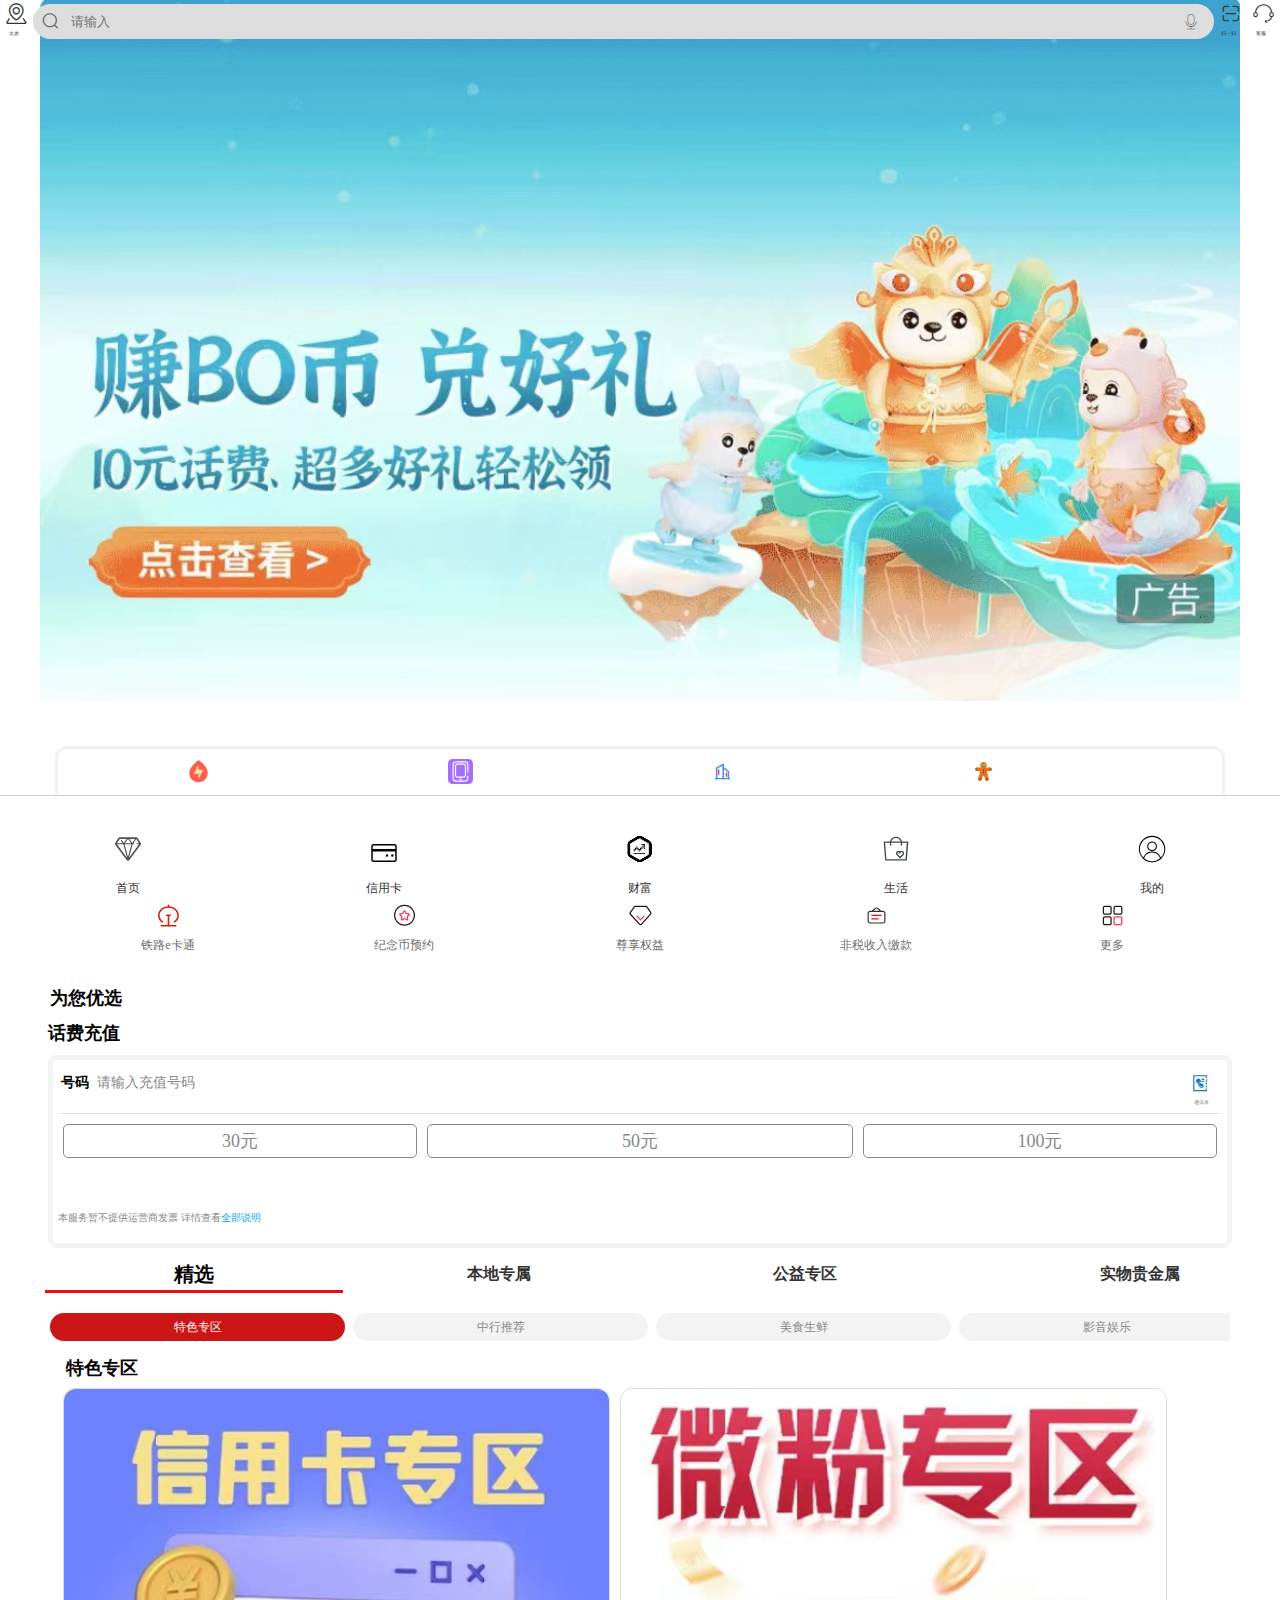
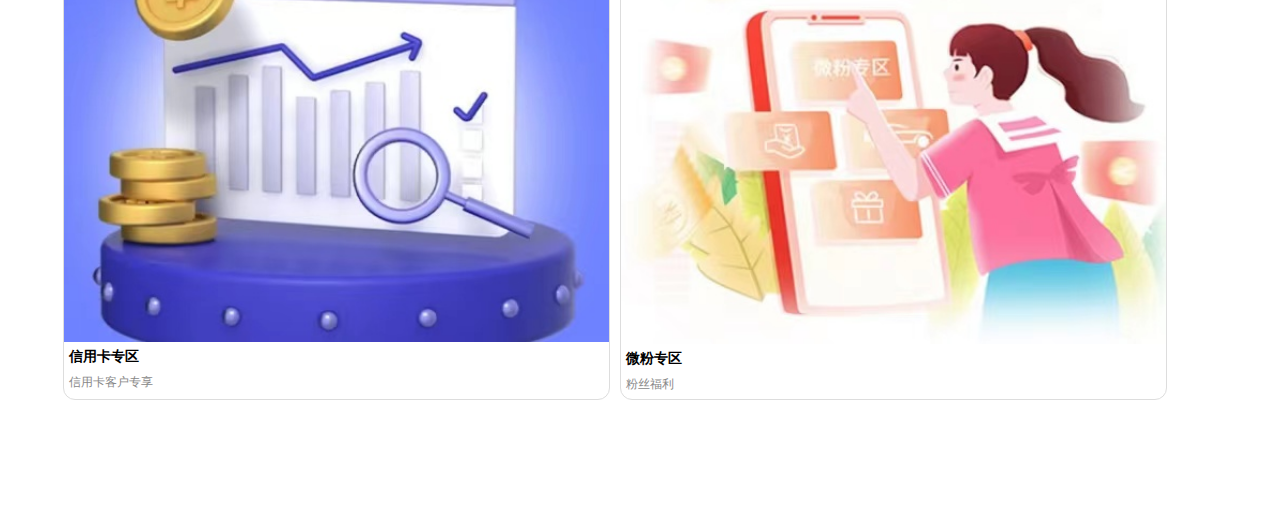
<file: 4.html>
<!DOCTYPE html>
<html lang="en">
<head>
    <meta charset="UTF-8">
    <meta name="apple-mobile-web-app-capable" content="yes">
    <meta name="apple-mobile-web-app-status-bar-style" content="black">
    <meta name="format-detection" content="telephone=no">
    <meta name="viewport" content="width=device-width, initial-scale=1.0, maximum-scale=1.0, user-scalable=0, shrink-to-fit=no, viewport-fit=cover">
    <title>728冯晓宇</title>
    <link rel="stylesheet" href="./fonts/iconfont.css">
    <link rel="stylesheet" href="./css/pub.css">
    <script src="./fonts/iconfont.js"></script>
    <link rel="stylesheet" href="./js/swiper/swiper-bundle.min.css">
    <style>
        /* 上导航 */
        .tpbj .shheader{
            display: flex;  
            margin-top: 4px;
            height: 35px;   
        }
        .shheader>span{  
            font-size: 25px;
            padding: 0 4px;   
            color: #333;
            line-height: 20px; 
            text-align: center;  
        } 
        .shheader>div{   
            flex-grow: 1;   
            display: flex;   
            background-color: #ddd;
            border-radius: 18px;   
            padding-right: 5px;  
        }
        .shheader .icon-sousuo,.shheader .icon-voice{
            font-size: 20px;
            margin: 8px;  
            color: #666;
            line-height: 20px; 
        }
        .shheader input{  
            background-color: #ddd;   
            border: none;    
            flex-grow: 1;   
            outline: none;   
            line-height: 20px; 
        }
        .shheader p{
            font-size: 12px;
        }
        /* 上导航固定 */
        #dhfixed{  
            width: 100%;  
            left: 0;  
            top: 0;    
            height: 45px;
            background-color: #fff;
        }

        /* 以图片为背景 */
        .tpbj img{
            width: 100%;
        }  
        .tpbj .shheader{
            position: absolute;
            left: 0;
            top: 0;  
            background-color: rgba(250, 251, 252, .0);
            width: 100%;
        } 

        /* 第一行图标 */
        .sha .shenghuoa{
            display: flex;  
            flex-wrap: wrap;   
            padding: 10px; 
            border: 3px solid rgb(241, 241, 241);
            margin: 0 15px;
            border-radius: 12px;
            box-sizing: border-box;
        }
        .shenghuoa .icon,.shenghuo .icon{  /* 第一行图标和两行图标 */
            font-size: 25px;
            width: 1em;
            height: 1em;
            vertical-align: -0.15em;
            fill: currentColor;
            overflow: hidden;
        }
        .shenghuoa>li{
            width: 22%;
            margin: 0 5px;
            line-height: 25px;  
            font-size: 12px;
            text-align: center;
            background-color: #fff;
            color: rgba(65, 62, 62, .795);
        }

        /* 两行图标 */
        .sh .shenghuo{
            display: flex;  
            flex-wrap: wrap;  
            padding: 10px;
        }
        .shenghuo>li{
            width: 20%;
            line-height: 25px;  
            font-size: 12px;
            text-align: center;
            background-color: #fff;
            color: rgba(65, 62, 62, .795);
            margin-bottom: 10px;
        }

        /* 为您优选 */
        .wnyx{
            margin: 5px;
        }
        .wnyx h4{
            font-size: 18px;
            color: #000;
            font-weight: bold;
            line-height: 30px;
            padding-left: 5px;
        }
        .wnyx .alist{
            display: flex;
            flex-wrap: wrap;   
        }
        .alist li{    
            width: 33%;
            box-sizing: border-box; 
            flex-grow: 1;
            padding: 10px;  
            text-align: center;
            line-height: 20px;
            font-size: 14px;
            color: #000;
        }
        .alist h3{
            overflow: hidden; 
            white-space: nowrap;  
            text-overflow: ellipsis;
        }
        .alist p{
            font-size: 12px;
            color: #888;
        }
        .alist img{
            width: 100%;
        }

        /* 话费充值 */
        .icon {
          width: 1em;
          height: 1em;
          vertical-align: -0.15em;
          fill: currentColor;
          overflow: hidden;
        }
        .hfcz{
            margin: 8px;
        }
        .hfcz .zhongjian{
            margin-top: 10px; 
            border: 5px solid rgb(245, 244, 244);
            border-radius: 8px;
        }
        .hfcz h4{
            font-size: 18px;
            color: #000;
        }
        .zhongjian .haoma{
            display: flex;
            margin: 8px;
            line-height: 20px;
            border-bottom: 1px solid #ddd;
        }
        .haoma .hm{
            margin-top: 5px;
            font-size: 14px;
            font-weight: bold;
        }
        .haoma p{
            margin-top: 5px;
            flex-grow: 1;
            font-size: 14px;
            padding-left: 8px;
            color: #888;
        }
        .haoma .iconfont{
            text-align: center;
            padding-right: 5px;
            margin-top: 5px;
            color: rgb(20, 123, 188);
            font-size: 18px;
        }
        .iconfont p{
            font-size: 5px;
            text-align: center;
            padding-right: 5px; 
            margin-top: 0;
        }
        .zhongjian .qian{
            margin-top: 10px;
            display: flex;
        }
        .qian span{
            line-height: 32px;
            border: 1px solid #888;
            color: #888;
            border-radius: 5px;
            font-size: 18px;
            text-align: center;
        }
        .qian .a,.qian .c{
            margin: 0 10px;
            width: 30%; 
        }
        .qian .b{
            flex-grow: 1;
        }
        .zhongjian .bottom{
            font-size: 10px;
            color: #888;
            line-height: 50px;
            padding-left: 5px;
        }
        .bottom a{
            color: rgb(19, 163, 246);
        }


        /* 以下是生活页tab */
        /* 第一个tab以及精选tab的上部分固定 */
        #fixeda,#fixed{  
            width: 100%;  
            background-color: #fff;
        }
        #fixeda{
            left: 0;
            top: 40px;
            height: 50px;
        }
        #fixed{  
            left: 0;  
            top: 90px;    
            height: 40px;
        }

        /* 第一个tab以及精选tab */
        body .tab,body .tabb{
            margin: 5px;
        }
        .tab .tt,.tabb .ttb{
            display: flex;
            width: 100%;
        }
        .tabb .ttb{
            margin-top: 5px;
        }
        .tab .tt{
            margin-top: 10px;
        }
        .tt .swiper-slide,.ttb .swiper-slide{
            text-align: center;
            width: 25%;
        }
        .tt .swiper-slide{
            line-height: 32px;
            font-size: 16px;
            color: #333;
            font-weight: bold;
            background-color: #fff;
        }
        .ttb .swiper-slide{
            line-height: 28px;
            font-size: 12px;
            color: #888;
            background-color: rgb(243, 243, 243);
            border-radius: 18px;
        }
        .tt .swiper-slide:nth-child(4){
            width: 30%;
        }
        .tt .cur{     
            color: #000;
            font-weight: bold;
            font-size: 20px;
            border-bottom: 3px solid rgb(234, 15, 15);
            background-color: #fff;
        }
        .ttb .curb{     
            color: #fff;
            background-color: rgb(204, 21, 21);
            border-radius: 18px;
        }
        .tab .tc,.tabb .tcb{
            display: none;  
        } 

        /* 第一个tab中：本地专属、公益专区、实物贵金属、特殊资产 */
        .bdzs,.gyzq,.swgjs,.tszc{
            margin: 8px;
            margin-top: 0;
        }
        .bdzs .listb,.gyzq .listc,.swgjs .listd,.tszc .liste{
            display: flex;
            flex-wrap: wrap;   
        }
        .listb li,.listc li,.listd li,.liste li{    
            width: 47%;
            border-radius: 12px;
            border: 1px solid #ddd;  
            box-sizing: border-box;
            margin: 5px;
        }
        .listd li{    
            width: 100%;
        }
        .listb h3,.listc h3,.listd h3,.liste h3{
            line-height: 20px;
            font-size: 14px;
            color: #000;
            margin: 5px;
        }
        .listb p,.listc p,.listd p,.liste p{
            font-size: 12px;
            line-height: 20px;
            color: #888;
            margin-left: 5px;
            margin-bottom: 5px;
        }
        .listb img,.listc img,.listd img,.liste img{
            width: 100%;
            border-radius:12px 12px 0 0;
        }
        .swgjs h4{
            font-size: 18px;
            color: #000;
            margin-left: 8px;
            line-height: 30px;
        }

        /* 精选tab中：特色专区、中行推荐、美食生鲜、影音娱乐、
           出行文旅、特色景点、乐享购物、便民服务、慈善捐款 */
        .jxtszq,.jxzhtj,.jxmssx,.jxyyyl,.jxcxwl,.jxtsjd,.jxlxgw,.jxbmfw,.jxcsjk{
            margin: 8px;
            margin-top: 0;
        }
        .jxtszq h4,.jxzhtj h4,.jxmssx h4,.jxyyyl h4,.jxcxwl h4,.jxtsjd h4,.jxlxgw h4,.jxbmfw h4,.jxcsjk h4{
            font-size: 18px;
            color: #000;
            margin-left: 8px;
            line-height: 30px;
        }
        .jxtszq .jxa,.jxzhtj .jxb,.jxmssx .jxc,.jxyyyl .jxd,.jxcxwl .jxe,.jxtsjd .jxf,.jxlxgw .jxg,.jxbmfw .jxh,.jxcsjk .jxi{
            display: flex;
            flex-wrap: wrap;   
        }
        .jxa li,.jxb li,.jxc li,.jxd li,.jxe li,.jxg li,.jxh li,.jxi li,.jxf li{    
            width: 47%;
            border-radius: 12px;
            border: 1px solid #ddd;  
            box-sizing: border-box;
            margin: 5px;
        }
        .jxf li{    
            width:100%;
        }
        .jxa h3,.jxb h3,.jxc h3,.jxd h3,.jxe h3,.jxf h3,.jxg h3,.jxh h3,.jxi h3{
            line-height: 20px;
            font-size: 14px;
            color: #000;
            margin: 5px;
        }
        .jxa p,.jxb p,.jxc p,.jxd p,.jxe p,.jxf p,.jxg p,.jxh p,.jxi p{
            font-size: 12px;
            line-height: 20px;
            color: #888;
            margin-left: 5px;
            margin-bottom: 5px;
        }
        .jxa img,.jxb img,.jxc img,.jxd img,.jxe img,.jxf img,.jxg img,.jxh img,.jxi img{
            width: 100%;
            border-radius:12px 12px 0 0;
        }
        .jxd li:nth-child(1),.jxh li:nth-child(1),.jxi li:nth-child(1){
            width: 100%;
        }

        /* 下导航 */
        .icon {
            width: 1em;
            height: 1em;
            vertical-align: -0.15em;
            fill: currentColor;
            overflow: hidden;
        }
        #bnav{
            position: fixed;
            left: 0;
            bottom: 0;
            width: 100%;
            background-color: #fff;
            z-index:9;
        }
        body{
            margin-bottom: 100px;
        }
        #bnav ul{
            border-top: 1px solid #ccc;
            display: flex;
        }
        #bnav li{
            width: 20%; 
            text-align: center;
        }
        #bnav svg{
            font-size: 30px;
            margin: 6px auto;
            margin-bottom: 0; 
        }
        #bnav p{
            font-size: 12px;
            line-height: 24px;
            color: #333;
        }
    </style>
</head>
<body>
    <div class="tpbj">  
        <img src="./img/sh5.jpg">
        <div id="dhfixed">
            <div class="shheader">
                <span class="iconfont icon-wangdian"><p>太原</p></span>
                <div> 
                    <span class="iconfont icon-sousuo"></span>  
                    <input type="text" placeholder="请输入">  
                    <span class="iconfont icon-voice"></span>
                </div>
                <span class="iconfont icon-xianxingduosesaomiao"><p>扫一扫</p></span>
                <span class="iconfont icon-kefu1"><p>客服</p></span>
            </div>
        </div>
    </div>
    <div class="sha">
        <ul class="shenghuoa">
            <li>
                <svg class="icon" aria-hidden="true">
                    <use xlink:href="#icon-shenghuojiaofei4"></use>
                </svg>
                <p>生活缴费</p>
            </li>
            <li>
                <svg class="icon" aria-hidden="true">
                    <use xlink:href="#icon-huafeichongzhi1"></use>
                </svg>
                <p>话费充值</p>
            </li>
            <li>
                <svg class="icon" aria-hidden="true">
                    <use xlink:href="#icon-82"></use>
                </svg>
                <p>城市服务</p>
            </li>
            <li>
                <svg class="icon" aria-hidden="true">
                    <use xlink:href="#icon-shengdan-wanou"></use>
                </svg>
                <p>福仔云游记</p>
            </li>
        </ul>
    </div>
    <div class="sh">
        <ul class="shenghuo">
            <li>
                <svg class="icon" aria-hidden="true">
                    <use xlink:href="#icon-yinhang"></use>
                </svg>
                <p>政务服务</p>
            </li>
            <li>
                <svg class="icon" aria-hidden="true">
                    <use xlink:href="#icon-yibaodianzipingzhengbeifen"></use>
                </svg>
                <p>医保电子凭证</p>
            </li>
            <li>
                <svg class="icon" aria-hidden="true">
                    <use xlink:href="#icon-zixingche"></use>
                </svg>
                <p>体育·健身</p>
            </li>
            <li>
                <svg class="icon" aria-hidden="true">
                    <use xlink:href="#icon-xiaofangzi"></use>
                </svg>
                <p>网点排队</p>
            </li>
            <li>
                <svg class="icon" aria-hidden="true">
                    <use xlink:href="#icon-yuanbao"></use>
                </svg>
                <p>实物贵金属</p>
            </li>
            <li>
                <svg class="icon" aria-hidden="true">
                    <use xlink:href="#icon-a-ditiezhangaotiezhanhuochezhan"></use>
                </svg>
                <p>铁路e卡通</p>
            </li>
            <li>
                <svg class="icon" aria-hidden="true">
                    <use xlink:href="#icon-shoucang"></use>
                </svg>
                <p>纪念币预约</p>
            </li>
            <li>
                <svg class="icon" aria-hidden="true">
                    <use xlink:href="#icon-quanyi"></use>
                </svg>
                <p>尊享权益</p>
            </li>
            <li>
                <svg class="icon" aria-hidden="true">
                    <use xlink:href="#icon-xianxingduosegonggao"></use>
                </svg>
                <p>非税收入缴款</p>
            </li>
            <li>
                <svg class="icon" aria-hidden="true">
                    <use xlink:href="#icon-quanbu"></use>
                </svg>
                <p>更多</p>
            </li>
        </ul>
    </div>
    <div id="wnyxid">
    <div class="wnyx">
        <h4>为您优选</h4>
        <ul class="alist"></ul>
    </div>
    </div>
    <div class="hfcz">
        <h4>话费充值</h4>
        <div class="zhongjian">
        <div class="haoma">
            <span class="hm">号码</span>
            <p> 请输入充值号码</p>
            <span class="iconfont icon-shangwutubiao-"><p>通讯录</p></span>
        </div>
        <div class="qian">
            <span class="a">30元</span>
            <span class="b">50元</span>
            <span class="c">100元</span>
        </div>
        <span class="bottom">本服务暂不提供运营商发票 详情查看<a href="#">全部说明</a></span>
        </div>
    </div>
    <!-- tab -->
    <div class="tab">
        <div id="fixeda">
        <div class="swiper shenghuotab tt">   
            <div class="swiper-wrapper">
                <div class="swiper-slide aa cur">精选</div>
                <div class="swiper-slide aa">本地专属</div>
                <div class="swiper-slide aa">公益专区</div>
                <div class="swiper-slide aa">实物贵金属</div>
                <div class="swiper-slide aa">特殊资产</div>
            </div>
        </div>
        </div>
        <div class="tc" style="display:block">
            <div class="tabb">    <!-- tab套tab -->
                <div id="fixed">   
                    <div class="swiper jingxuantab ttb">   
                        <div class="swiper-wrapper">
                            <div class="swiper-slide bb curb">特色专区</div>
                            <div class="swiper-slide bb">中行推荐</div>
                            <div class="swiper-slide bb">美食生鲜</div>
                            <div class="swiper-slide bb">影音娱乐</div>
                            <div class="swiper-slide bb">出行文旅</div>
                            <div class="swiper-slide bb">特色景点</div>
                            <div class="swiper-slide bb">乐享购物</div>
                            <div class="swiper-slide bb">便民服务</div>
                            <div class="swiper-slide bb">慈善捐款</div>
                        </div>
                    </div>
                </div> 
                <div class="tcb" style="display:block">
                    <div class="jxtszq">
                        <h4>特色专区</h4>
                        <ul class="jxa">
                            <li>
                                <img src="./img/tszq1.jpg">
                                <h3>信用卡专区</h3>
                                <p>信用卡客户专享</p>
                            </li>
                            <li>
                                <img src="./img/tszq2.jpg">
                                <h3>微粉专区</h3>
                                <p>粉丝福利</p>
                            </li>
                        </ul>
                    </div>
                </div>  
                <div class="tcb">
                    <div class="jxzhtj">
                        <h4>中行推荐</h4>
                        <ul class="jxb">
                            <li>
                                <img src="./img/zhtj1.jpg">
                                <h3>实物贵金属</h3>
                                <p>足不出户，金银送上门</p>
                            </li>
                            <li>
                                <img src="./img/zhtj2.jpg">
                                <h3>公益中国</h3>
                                <p>中国银行 乡村振兴帮扶平台</p>
                            </li>
                            <li>
                                <img src="./img/zhtj3.jpg">
                                <h3>哈啰出行</h3>
                                <p>优惠购卡3选1</p>
                            </li>
                            <li>
                                <img src="./img/zhtj4.jpg">
                                <h3>美团</h3>
                                <p>最高立减10元</p>
                            </li>
                            <li>
                                <img src="./img/zhtj5.jpg">
                                <h3>顺丰速运</h3>
                                <p>1元购6元</p>
                            </li>
                            <li>
                                <img src="./img/zhtj6.jpg">
                                <h3>菜鸟裹裹</h3>
                                <p>一键下单 上门取件</p>
                            </li>
                            <li>
                                <img src="./img/zhtj7.jpg">
                                <h3>哔哩哔哩大会员</h3>
                                <p>月卡仅需12元</p>
                            </li>
                            <li>
                                <img src="./img/zhtj8.jpg">
                                <h3>时空藏馆</h3>
                                <p>数字时代的人生记忆</p>
                            </li>
                        </ul>
                    </div>
                </div>
                <div class="tcb">
                    <div class="jxmssx">
                        <h4>美食生鲜</h4>
                        <ul class="jxc">
                            <li>
                                <img src="./img/mssx1.jpg">
                                <h3>麦当劳</h3>
                                <p>美食1元起</p>
                            </li>
                            <li>
                                <img src="./img/mssx2.jpg">
                                <h3>饿了么</h3>
                                <p>最高立减12元</p>
                            </li>
                            <li>
                                <img src="./img/mssx3.jpg">
                                <h3>美团</h3>
                                <p>最高立减10元</p>
                            </li>
                            <li>
                                <img src="./img/mssx4.jpg">
                                <h3>农夫山泉</h3>
                                <p>农夫山泉，立减8元</p>
                            </li>
                            <li>
                                <img src="./img/mssx5.jpg">
                                <h3>叮咚买菜</h3>
                                <p>抢7-10元满减券</p>
                            </li>
                            <li>
                                <img src="./img/mssx6.jpg">
                                <h3>蒙牛</h3>
                                <p>抢15元券</p>
                            </li>
                            <li>
                                <img src="./img/mssx7.jpg">
                                <h3>全国商圈</h3>
                                <p>中行信用卡全国商圈优惠日</p>
                            </li>
                            <li>
                                <img src="./img/mssx8.jpg">
                                <h3>盒马鲜生</h3>
                                <p>最快30分钟送达</p>
                            </li>
                        </ul>
                    </div>
                </div>
                <div class="tcb">
                    <div class="jxyyyl">
                        <h4>影音娱乐</h4>
                        <ul class="jxd">
                            <li>
                                <img src="./img/yyyl1.jpg">
                                <h3>网易云音乐</h3>
                                <p>黑胶月卡限时5元购</p>
                            </li>
                            <li>
                                <img src="./img/yyyl2.jpg">
                                <h3>猫眼电影</h3>
                                <p>每周四至周日，满20立减5元</p>
                            </li>
                            <li>
                                <img src="./img/yyyl3.jpg">
                                <h3>喜马拉雅</h3>
                                <p>5元购月卡，听你想听</p>
                            </li>
                            <li>
                                <img src="./img/yyyl4.jpg">
                                <h3>优酷视频会员</h3>
                                <p>月卡季卡年卡6折</p>
                            </li>
                            <li>
                                <img src="./img/yyyl5.jpg">
                                <h3>腾讯视频会员</h3>
                                <p>VIP月卡限时7折</p>
                            </li>
                            <li>
                                <img src="./img/yyyl6.jpg">
                                <h3>爱奇艺视频会员</h3>
                                <p>月卡季卡年卡7折</p>
                            </li>
                            <li>
                                <img src="./img/yyyl7.jpg">
                                <h3>淘票票</h3>
                                <p>在线选座极速出票</p>
                            </li>
                        </ul>
                    </div>
                </div>
                <div class="tcb">
                    <div class="jxcxwl">
                        <h4>出行文旅</h4>
                        <ul class="jxe">
                            <li>
                                <img src="./img/cxwl1.jpg">
                                <h3>高德打车</h3>
                                <p>高德打车，快人一步</p>
                            </li>
                            <li>
                                <img src="./img/cxwl2.jpg">
                                <h3>黄山旅游尖货大促</h3>
                                <p>惠游黄山</p>
                            </li>
                            <li>
                                <img src="./img/cxwl3.jpg">
                                <h3>哈啰出行</h3>
                                <p>优惠购卡3选1</p>
                            </li>
                            <li>
                                <img src="./img/cxwl4.jpg">
                                <h3>青桔单车</h3>
                                <p>8元抢月卡，2元抢周卡</p>
                            </li>
                            <li>
                                <img src="./img/cxwl5.jpg">
                                <h3>佰付美去加油</h3>
                                <p>智慧加油</p>
                            </li>
                            <li>
                                <img src="./img/cxwl6.jpg">
                                <h3>途牛惠出行</h3>
                                <p>火车票、机票、门票预订</p>
                            </li>
                            <li>
                                <img src="./img/cxwl7.jpg">
                                <h3>壹路通</h3>
                                <p>8元抢88元车主礼包</p>
                            </li>
                            <li>
                                <img src="./img/cxwl8.jpg">
                                <h3>乐知亲子游</h3>
                                <p>乐知亲子游，月月享优惠</p>
                            </li>
                            <li>
                                <img src="./img/cxwl9.jpg">
                                <h3>泰山惠玩</h3>
                                <p>泰山周边好去处</p>
                            </li>
                            <li>
                                <img src="./img/cxwl10.jpg">
                                <h3>方特主题乐园</h3>
                                <p>2-88元随机立减</p>
                            </li>
                        </ul>
                    </div>
                </div>
                <div class="tcb">
                    <div class="jxtsjd">
                        <h4>特色景点</h4>
                        <ul class="jxf">
                            <li>
                                <img src="./img/tsjd.jpg">
                                <h3>游山西</h3>
                                <p>GO票游山西</p>
                            </li>
                        </ul>
                    </div>
                </div>
                <div class="tcb">
                    <div class="jxlxgw">
                        <h4>乐享购物</h4>
                        <ul class="jxg">
                            <li>
                                <img src="./img/lxgw1.jpg">
                                <h3>唯品会</h3>
                                <p>品牌特卖 就是超值</p>
                            </li>
                            <li>
                                <img src="./img/lxgw2.jpg">
                                <h3>卡塔尔世界杯纪念品</h3>
                                <p>立减最高80元</p>
                            </li>
                            <li>
                                <img src="./img/lxgw3.jpg">
                                <h3>科大讯飞商城</h3>
                                <p>官方直供</p>
                            </li>
                            <li>
                                <img src="./img/lxgw4.jpg">
                                <h3>花加</h3>
                                <p>抢5元券</p>
                            </li>
                            <li>
                                <img src="./img/lxgw5.jpg">
                                <h3>进口商品馆</h3>
                                <p>进口商品馆超值购</p>
                            </li>
                            <li>
                                <img src="./img/lxgw6.jpg">
                                <h3>老字号国潮馆</h3>
                                <p>享5-20元优惠</p>
                            </li>
                            <li>
                                <img src="./img/lxgw7.jpg">
                                <h3>全棉时代</h3>
                                <p>纯棉好物，静心独享5元优惠券</p>
                            </li>
                            <li>
                                <img src="./img/lxgw8.jpg">
                                <h3>山姆优选</h3>
                                <p>山姆直供，臻选品质</p>
                            </li>
                            <li>
                                <img src="./img/lxgw9.jpg">
                                <h3>京东优选</h3>
                                <p>京东优选 爆款低至9.9元</p>
                            </li>
                            <li>
                                <img src="./img/lxgw10.jpg">
                                <h3>来伊份</h3>
                                <p>抢50元满减券</p>
                            </li>
                        </ul>
                    </div>
                </div>
                <div class="tcb">
                    <div class="jxbmfw">
                        <h4>便民服务</h4>
                        <ul class="jxh">
                            <li>
                                <img src="./img/bmfw1.jpg">
                                <h3>京东服务+</h3>
                                <p>关爱父母 轻松家务</p>
                            </li>
                            <li>
                                <img src="./img/bmfw2.jpg">
                                <h3>顺丰速运</h3>
                                <p>1元购6元</p>
                            </li>
                            <li>
                                <img src="./img/bmfw3.jpg">
                                <h3>菜鸟裹裹</h3>
                                <p>一键下单 上门取件</p>
                            </li>
                            <li>
                                <img src="./img/bmfw5.jpg">
                                <h3>太保视频医生</h3>
                                <p>1元秒杀月卡</p>
                            </li>
                            <li>
                                <img src="./img/bmfw6.jpg">
                                <h3>共享充电宝</h3>
                                <p>1元购小电月卡</p>
                            </li>
                            <li>
                                <img src="./img/bmfw4.jpg">
                                <h3>证件照拍摄</h3>
                                <p>您的线上照相馆</p>
                            </li>
                            <li>
                                <img src="./img/bmfw7.jpg">
                                <h3>充值中心</h3>
                                <p>尽享各类便捷充值服务</p>
                            </li>
                        </ul>
                    </div>
                </div>
                <div class="tcb">
                    <div class="jxcsjk">
                        <h4>慈善捐款</h4>
                        <ul class="jxi">
                            <li>
                                <img src="./img/csjk1.jpg">
                                <h3>中银公益+</h3>
                                <p>爱心捐赠 用爱点亮希望 实现公益梦想</p>
                            </li>
                            <li>
                                <img src="./img/csjk2.jpg">
                                <h3>壹基金温暖包</h3>
                                <p>每天一元，温暖一冬</p>
                            </li>
                            <li>
                                <img src="./img/csjk3.jpg">
                                <h3>中银公益-海豚计划</h3>
                                <p>点击支持 见证改变</p>
                            </li>
                        </ul>
                    </div>
                </div>
            </div>
        </div>  
        <div class="tc">
            <div class="bdzs">
                <ul class="listb">
                    <li>
                        <img src="./img/b1.jpg">
                        <h3>惠享EMS</h3>
                        <p>寄快递享优惠</p>
                    </li>
                    <li>
                        <img src="./img/b2.jpg">
                        <h3>翻转福卡</h3>
                        <p>翻福卡，领微信立减金</p>
                    </li>
                    <li>
                        <img src="./img/b3.jpg">
                        <h3>中银公益</h3>
                        <p>慈善捐款</p>
                    </li>
                    <li>
                        <img src="./img/b4.jpg">
                        <h3>方特主题乐园</h3>
                        <p>首单立减2-88元</p>
                    </li>
                    <li>
                        <img src="./img/b5.jpg">
                        <h3>电子社保卡</h3>
                    </li>
                    <li>
                        <img src="./img/b6.jpg">
                        <h3>车主生活</h3>
                        <p>特惠洗车</p>
                    </li>
                    <li>
                        <img src="./img/b7.jpg">
                        <h3>智慧食堂</h3>
                        <p>智慧云平台</p>
                    </li>
                    <li>
                        <img src="./img/b8.jpg">
                        <h3>特色山西</h3>
                        <p>山西特色产品</p>
                    </li>
                    <li>
                        <img src="./img/b9.jpg">
                        <h3>煤基清洁能源智慧园区</h3>
                        <p>智慧园区</p>
                    </li>
                    <li>
                        <img src="./img/b10.jpg">
                        <h3>游山西</h3>
                        <p>GO票游山西</p>
                    </li>
                    <li>
                        <img src="./img/b11.jpg">
                        <h3>抗疫捐款</h3>
                        <p>积小善成大爱</p>
                    </li>
                    <li>
                        <img src="./img/b12.jpg">
                        <h3>平安健康</h3>
                        <p>医疗康养</p>
                    </li>
                    <li>
                        <img src="./img/b13.jpg">
                        <h3>临汾专享消费券</h3>
                        <p>宠粉福利，惠聚临汾</p>
                    </li>
                </ul>
            </div>
        </div>
        <div class="tc">
            <div class="gyzq">
                <ul class="listc"></ul>
            </div>
        </div>
        <div class="tc">
            <div class="swgjs">
                <h4>实物贵金属</h4>
                <ul class="listd">
                    <li>
                        <img src="./img/swgjs1.jpg">
                        <h3>实物贵金属</h3>
                        <p>足不出户，金银送上门</p>
                    </li>
                    <li>
                        <img src="./img/swgjs2.jpg">
                        <h3>好物甄选</h3>
                        <p>实物贵金属优选活动</p>
                    </li>
                </ul>
            </div>
        </div>
        <div class="tc">
            <div class="tszc">
                <ul class="liste">
                    <li>
                        <img src="./img/tszc.jpg">
                        <h3>特殊资产</h3>
                        <p>特殊资产线上处置 专业便捷投资渠道</p>
                    </li>
                </ul>
            </div>
        </div>
        </div>
        <nav id="bnav">
            <ul>
                <li>
                    <a href="./index.html">
                            <svg class="icon" aria-hidden="true">
                                <use xlink:href="#icon-zuanshi"></use>
                              </svg>
                        <p>首页</p>
                    </a>
                </li>
                <li>
                    <a href="./2.html">                  
                            <svg class="icon" aria-hidden="true">
                                <use xlink:href="#icon-xinyongqia1"></use>
                              </svg>
                        <p>信用卡</p>
                    </a>
                </li>
                <li>
                    <a href="./3.html">
                            <svg class="icon" aria-hidden="true">
                                <use xlink:href="#icon-shangsheng"></use>
                              </svg>
                        <p>财富</p>
                    </a>
                </li>
                <li>
                    <a href="./4.html">
                            <svg class="icon" aria-hidden="true">
                                <use xlink:href="#icon-shenghuoguan"></use>
                              </svg>
                        <p>生活</p>
                    </a>
                </li>
                <li>
                    <a href="./my.html">
                            <svg class="icon" aria-hidden="true">
                                <use xlink:href="#icon-wode"></use>
                              </svg>
                        <p>我的</p>
                    </a>
                </li>
            </ul>
        </nav>


    <!-- 为您优选AJAX -->
    <script>
        var url="http://rap2api.taobao.org/app/mock/308661/fengxiaoyu";
        var xhr = new XMLHttpRequest();
            xhr.open("GET", url, true);
            xhr.send();

            xhr.onreadystatechange = function(){
                 if (xhr.readyState === 4 && xhr.status === 200) {
                 var jarr=JSON.parse(xhr.responseText);  
                 insert(jarr);
                }                
            }

            function insert(jarr){
                var alist=document.querySelector(".alist");  
                jarr.forEach((v,i) => {   
                    var nli = document.createElement("li");   
                nli.innerHTML= `  
                <img src="${v.pic}">
                <h3>${v.title}</h3>
                <p>${v.content}</p>`   
                alist.appendChild(nli);   
              })
            }
    </script>

    <!-- 以下是tab的JavaScript -->
    <!-- swiper(2个) -->
    <script src="./js/swiper/swiper-bundle.min.js"></script>
    <script>
        var swiper = new Swiper(".shenghuotab", {
        slidesPerView: "auto",  
        spaceBetween: 8,  
        });

        var swiper = new Swiper(".jingxuantab", {
        slidesPerView: "auto",  
        spaceBetween: 8,  
        });
    </script>


    <!-- 公益专区json -->
    <script>    
        var jarr=[{    
            img :"./img/1-1.jpg",
            h3:"中银公益",
            p:"爱心捐赠 用爱点亮希望 实现公益梦想"
        },{
            img:"./img/2-2.jpg",
            h3:"公益中国",
            p:"中国银行 乡村振兴帮扶平台"
        },{
            img:"./img/3-3.jpg",
            h3:"重点帮扶县优品集锦",
            p:"公益中国专区重点帮扶县优品集锦"
        }];
        
        var jlist=document.querySelector(".listc");

        jarr.forEach((v,i)=>{    
            var nli=document.createElement("li");    
            nli.innerHTML=`<div class="gyzq">
            <img src="${v.img}">
            <h3>${v.h3}</h3>
            <p>${v.p}</p>
            </div>`;   
           jlist.appendChild(nli);   
        })
    </script>
    


    <!-- 滚动固定  -->
    <script>
        window.onscroll=function(){   
            var st=document.documentElement.scrollTop;   
            console.log(st);
            if(st>wnyxid.offsetHeight){     
                fixed.style.position="fixed";  
                fixeda.style.position="fixed";
            } 
            else{   
                fixed.style.position="static";  
                fixeda.style.position="static";
            }

            var dh=document.documentElement.scrollTop;   
            console.log(dh);
            if(dh>dhfixed.offsetHeight){     
                dhfixed.style.position="fixed";  
            } 
            else{   
                dhfixed.style.position="static";  
            }
        }
    </script>


<!-- 找tab -->
<script>
    //用dom来找：
    var tabb=document.getElementsByClassName("tabb")[0];
    var ttb=tabb.querySelector(".ttb");
    var bb=document.getElementsByClassName("bb");
    var tcb=tabb.getElementsByClassName("tcb");

    var tab=document.getElementsByClassName("tab")[0];
    var tt=tab.querySelector(".tt");
    var aa=document.getElementsByClassName("aa");
    var tc=tab.getElementsByClassName("tc");

    for(let i=0;i<bb.length;i++){
        bb[i].index=i;   
        bb[i].onmouseover=function(){    
            for(let j=0;j<bb.length;j++){
                bb[j].classList.remove("curb");  
                tcb[j].style.display="none";  
            }
            this.classList.add("curb");
            tcb[this.index].style.display="block";   
        }
    } 

    for(let i=0;i<aa.length;i++){
        aa[i].index=i;   
        aa[i].onmouseover=function(){    
            for(let j=0;j<aa.length;j++){
                aa[j].classList.remove("cur");  
                tc[j].style.display="none";  
            }
            this.classList.add("cur");
            tc[this.index].style.display="block";   
        }
    } 
    </script>
</body>
</html>
</file>
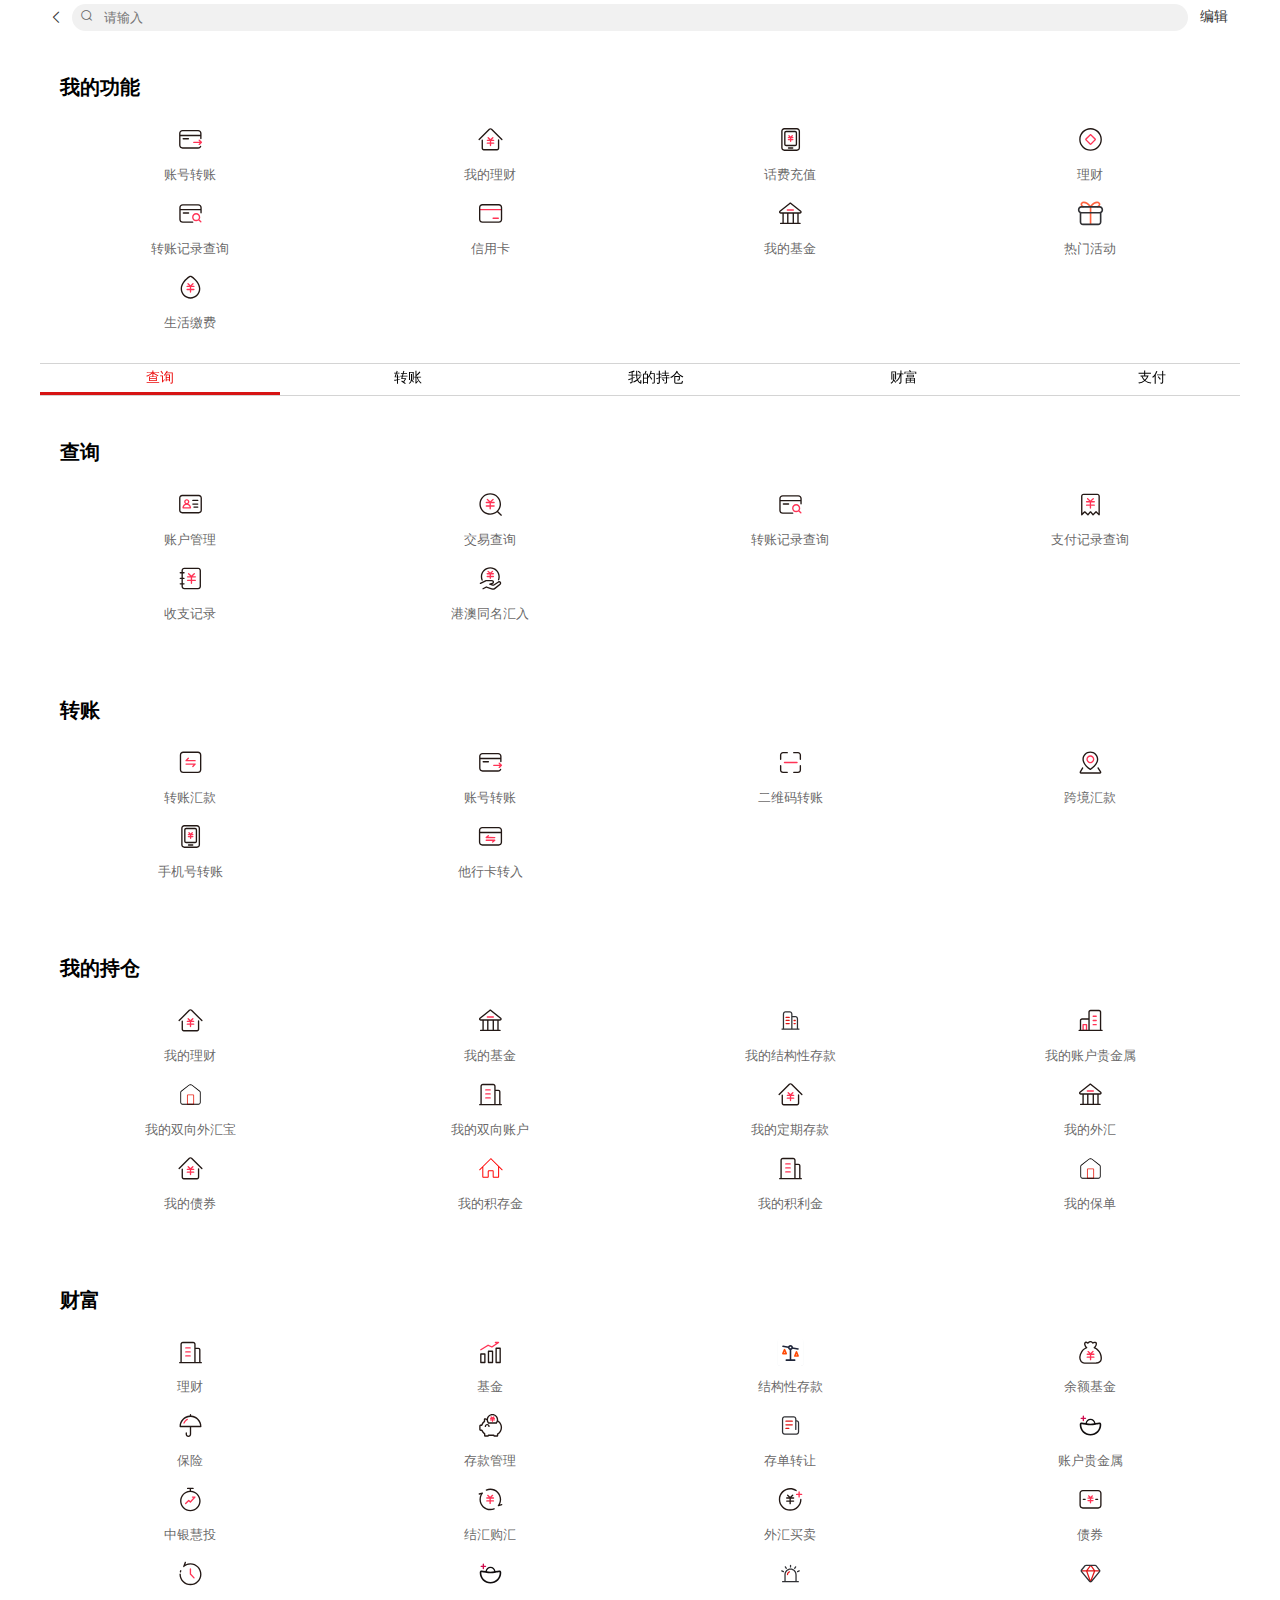
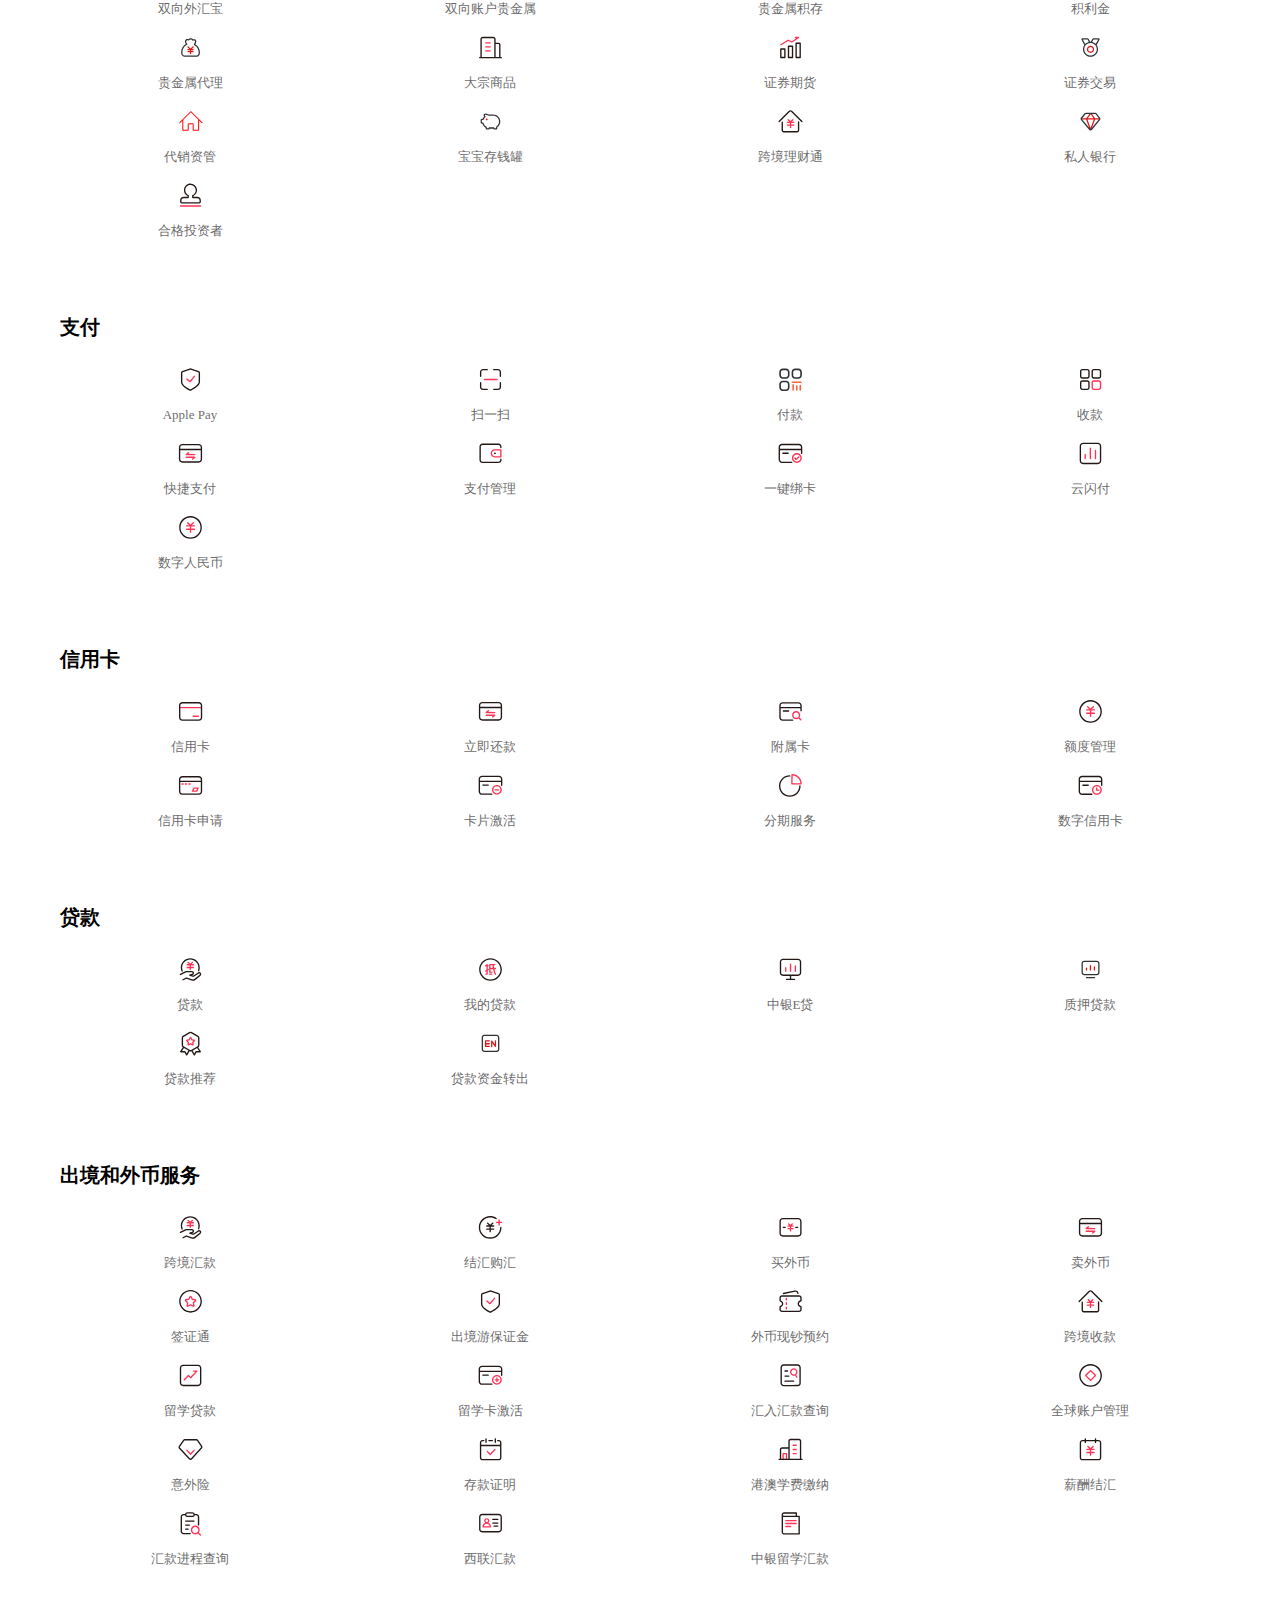
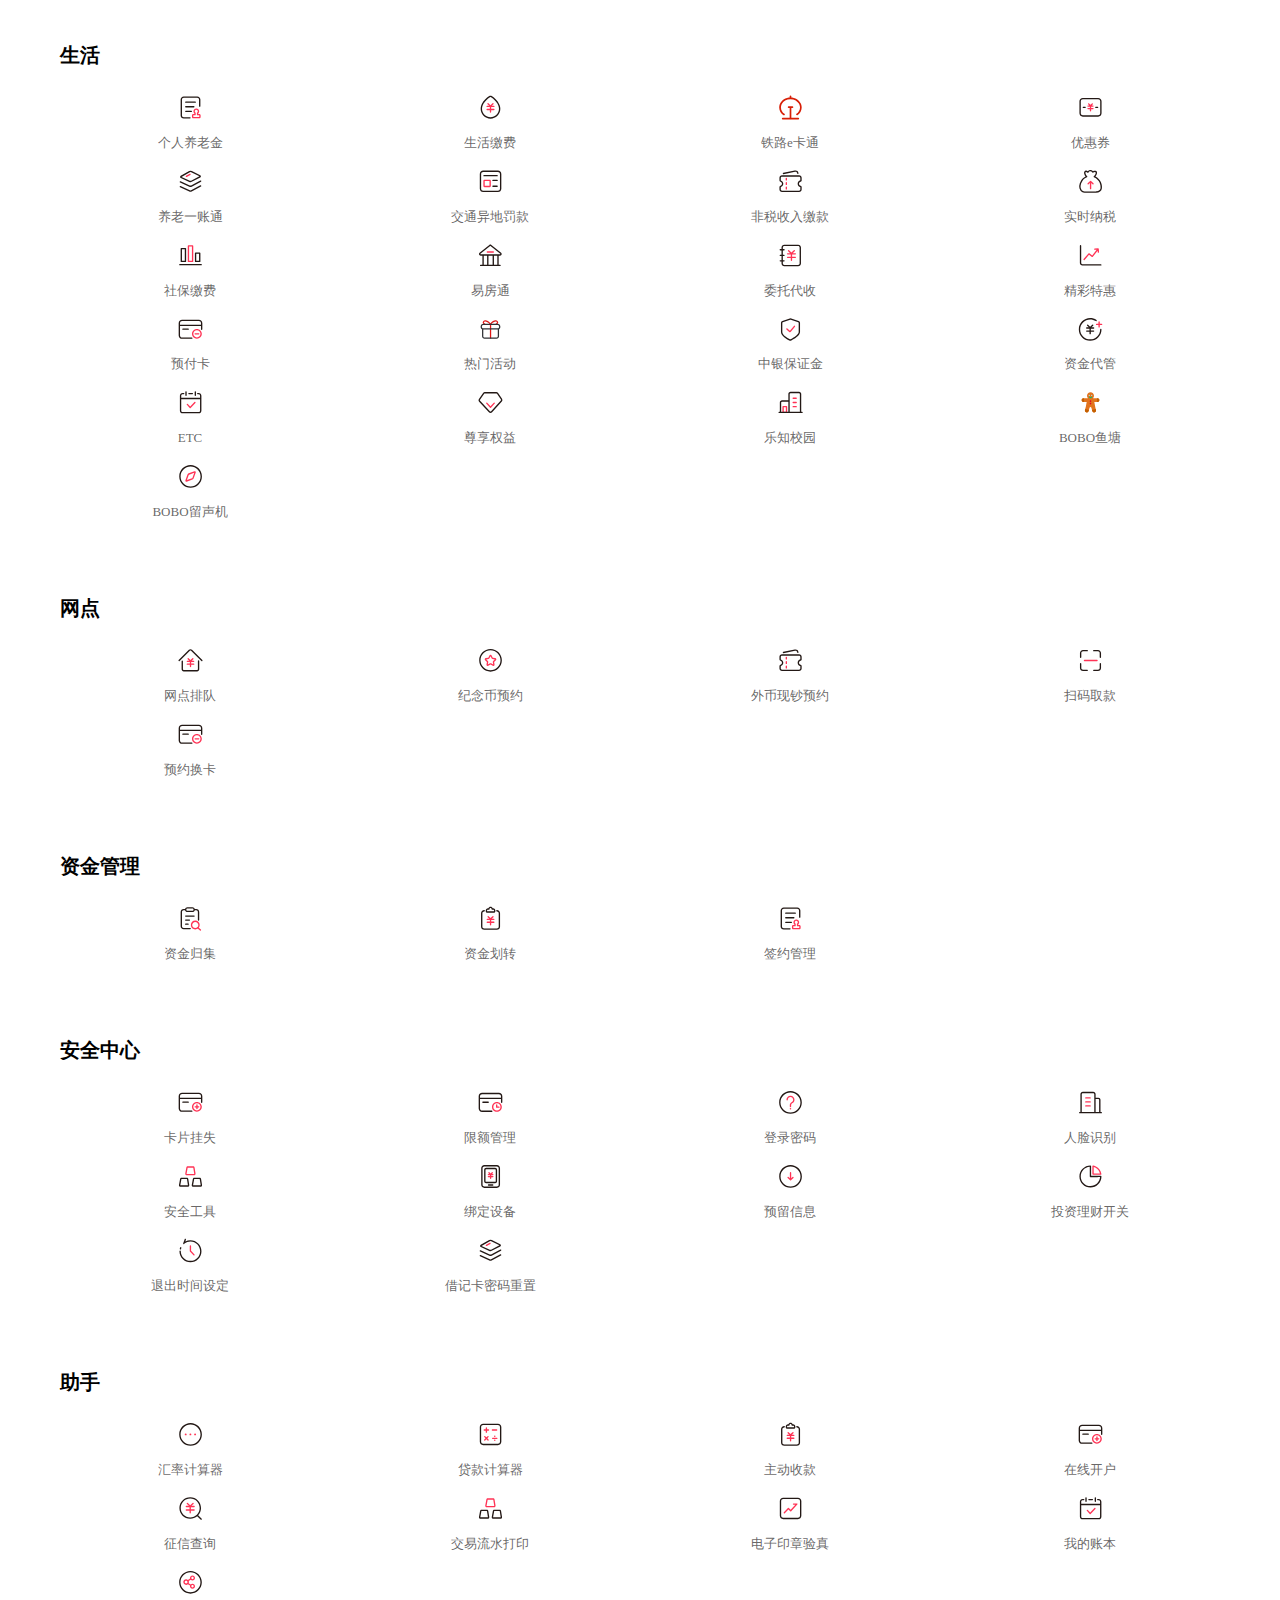
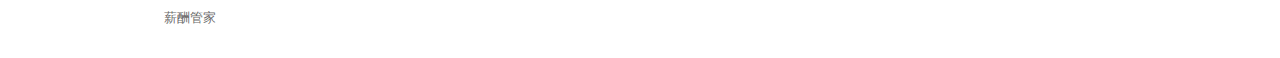
<file: 5.html>
<!DOCTYPE html>
<html lang="en">
<head>
    <meta charset="UTF-8">
    <meta name="apple-mobile-web-app-capable" content="yes">
    <meta name="apple-mobile-web-app-status-bar-style" content="black">
    <meta name="format-detection" content="telephone=no">
    <meta name="viewport" content="width=device-width, initial-scale=1.0, maximum-scale=1.0, user-scalable=0, shrink-to-fit=no, viewport-fit=cover">
    <title>728冯晓宇-更多</title>
    <script src="./fonts/iconfont.js"></script>
    <link rel="stylesheet" href="./js/swiper/swiper-bundle.min.css">
    <link rel="stylesheet" href="./css/pub.css">
    <link rel="stylesheet" href="./fonts/iconfont.css">
    <style>
        /* 上导航 */
        .gd{
            display: flex;  
            margin-top: 4px;  
        }
        .gd a{  
            font-size: 20px;
            padding: 0 8px;   
            color: #333;
            line-height: 25px;   
        } 
        .gd>div{   
            flex-grow: 1;   
            display: flex;   
            background-color: rgb(241, 241, 241);
            border-radius: 16px;   
            padding-right: 16px;  
        }
        .gd>div span{   
            font-size: 14px;
            margin: 0 8px;  
            color: #666;
            line-height: 25px;   
        }
        .gd input{ 
            background-color: rgb(241, 241, 241);   
            border: none;    
            flex-grow: 1;   
            outline: none;   
            line-height: 25px;  
        }
        .gd .txt{
            line-height: 25px;  
            font-size: 14px;
            margin: 0 12px; 
            color: #333;
        }

        /* tab中tt */
        .fengtab{
            width: 100%;
            margin: 0;
            padding: 0;
        } 
        .swiper-slide{
            text-align: center;
            width: 20%;
            font-size: 14px;
            line-height: 28px;
            background-color: #fff;
        }
        .swiper-slide:nth-child(8){
            width: 27%;
        }

        /* 固定上导航，tt */
        #tabfixed{  
            width: 100%;  
            left: 0;  
            top: 33px;    
            background-color: #fff;
            border-bottom: 1px solid rgb(212, 212, 212);
            border-top: 1px solid rgb(212, 212, 212);
        }
        #gdfixed{  
            width: 100%;  
            left: 0;  
            top: 0;    
            background-color: #fff;
        }

        /* tab */
        .tt .cur{     
            color: rgb(236, 13, 13);
            border-bottom: 3px solid rgb(214, 19, 19);
            background-color: #fff;
        }
        .tc{
            display: block;
        }

        /* 内容 */
        .neirong .tubiao{
            display: flex;  
            width: 100%;
            flex-wrap: wrap;  
            margin: 15px 0;
        }
        .neirong .icon{
            font-size: 27px;
            width: 1em;
            height: 1em;
            vertical-align: -0.15em;
            fill: currentColor;
            overflow: hidden;
        }
        .neirong li{
            width: 25%;
            line-height: 30px;  
            font-size: 13px;
            text-align: center;
            background-color: #fff;
            color: rgba(65, 62, 62, .795);
            box-sizing: border-box; 
            margin-bottom: 10px;
        }
        .neirong span{
            font-size: 20px;
            margin-left: 20px;
            font-weight: bold;
        }
    </style>
</head>
<body>
    <div id="gdfixed">
        <div class="gd"> 
            <a href="./index.html"> 
                <span class="iconfont icon-zuojiantou1"></span>
            </a>
            <div>  
                <span class="iconfont icon-sousuo"></span>  
                <input type="text" placeholder="请输入">  
            </div>
            <span class="txt">编辑</span>
        </div>
    </div>

    <div class="neirong">
        <div id="head">
            <div class="wodegongneng">
                <span>我的功能</span>
                <ul class="tubiao">   
                    <li>
                        <svg class="icon" aria-hidden="true">
                            <use xlink:href="#icon-xinyongkahuankuan"></use>
                        </svg>
                        <p>账号转账</p>
                    </li>
                    <li>
                        <svg class="icon" aria-hidden="true">
                            <use xlink:href="#icon-fangdai"></use>
                        </svg>
                        <p>我的理财</p>
                    </li>
                    <li>
                        <svg class="icon" aria-hidden="true">
                            <use xlink:href="#icon-shoujihuafei"></use>
                        </svg>
                        <p>话费充值</p>
                    </li>
                    <li>
                        <svg class="icon" aria-hidden="true">
                            <use xlink:href="#icon-licai11"></use>
                        </svg>
                        <p>理财</p>
                    </li>
                    <li>
                        <svg class="icon" aria-hidden="true">
                            <use xlink:href="#icon-yuechaxun"></use>
                        </svg>
                        <p>转账记录查询</p>
                    </li>
                    <li>
                        <svg class="icon" aria-hidden="true">
                            <use xlink:href="#icon-xinyongka1"></use>
                        </svg>
                        <p>信用卡</p>
                    </li>
                    <li>
                        <svg class="icon" aria-hidden="true">
                            <use xlink:href="#icon-yinhang"></use>
                        </svg>
                        <p>我的基金</p>
                    </li>
                    <li>
                        <svg class="icon" aria-hidden="true">
                            <use xlink:href="#icon-liwu"></use>
                        </svg>
                        <p>热门活动</p>
                    </li>
                    <li>
                        <svg class="icon" aria-hidden="true">
                            <use xlink:href="#icon-shenghuojiaofei3"></use>
                        </svg>
                        <p>生活缴费</p>
                    </li>
                </ul>
            </div>
        </div>

        <div class="tab">
            <div class="tt">
                <div id="tabfixed">
                    <div class="swiper fengtab">   
                        <div class="swiper-wrapper">
                            <div class="swiper-slide a cur">查询</div>
                            <div class="swiper-slide a">转账</div>
                            <div class="swiper-slide a">我的持仓</div>
                            <div class="swiper-slide a">财富</div>
                            <div class="swiper-slide a">支付</div>
                            <div class="swiper-slide a">信用卡</div>
                            <div class="swiper-slide a">贷款</div>
                            <div class="swiper-slide a">出境和外币服务</div>
                            <div class="swiper-slide a">生活</div>
                            <div class="swiper-slide a">网点</div>
                            <div class="swiper-slide a">资金管理</div>
                            <div class="swiper-slide a">安全中心</div>
                            <div class="swiper-slide a">助手</div>
                        </div>
                    </div>
                </div>
            </div>
            <!-- tc -->
            <div class="tc">
                <div class="chaxun">
                    <span>查询</span>
                    <ul class="tubiao"> 
                        <li>
                            <svg class="icon" aria-hidden="true">
                                <use xlink:href="#icon-wodezhanghu"></use>
                            </svg>
                            <p>账户管理</p>
                        </li>
                        <li>
                            <svg class="icon" aria-hidden="true">
                                <use xlink:href="#icon-jiaoyichaxun"></use>
                            </svg>
                            <p>交易查询</p>
                        </li>
                        <li>
                            <svg class="icon" aria-hidden="true">
                                <use xlink:href="#icon-yuechaxun"></use>
                            </svg>
                            <p>转账记录查询</p>
                        </li>
                        <li>
                            <svg class="icon" aria-hidden="true">
                                <use xlink:href="#icon-piaowu"></use>
                            </svg>
                            <p>支付记录查询</p>
                        </li>
                        <li>
                            <svg class="icon" aria-hidden="true">
                                <use xlink:href="#icon-zhangben"></use>
                            </svg>
                            <p>收支记录</p>
                        </li>
                        <li>
                            <svg class="icon" aria-hidden="true">
                                <use xlink:href="#icon-daikuan1"></use>
                            </svg>
                            <p>港澳同名汇入</p>
                        </li>
                    </ul>
                </div>
            </div>
            <div class="tc">
                <div class="zhuanzhang">
                    <span>转账</span>
                    <ul class="tubiao">
                        <li>
                            <svg class="icon" aria-hidden="true">
                                <use xlink:href="#icon-zhuanzhang6"></use>
                            </svg>
                            <p>转账汇款</p>
                        </li>
                        <li>
                            <svg class="icon" aria-hidden="true">
                                <use xlink:href="#icon-xinyongkahuankuan"></use>
                            </svg>
                            <p>账号转账</p>
                        </li>
                        <li>
                            <svg class="icon" aria-hidden="true">
                                <use xlink:href="#icon-saomiao"></use>
                            </svg>
                            <p>二维码转账</p>
                        </li>
                        <li>
                            <svg class="icon" aria-hidden="true">
                                <use xlink:href="#icon-wangdian"></use>
                            </svg>
                                <p>跨境汇款</p>
                        </li>
                        <li>
                            <svg class="icon" aria-hidden="true">
                                <use xlink:href="#icon-shoujihuafei"></use>
                            </svg>
                            <p>手机号转账</p>
                        </li>
                        <li>
                            <svg class="icon" aria-hidden="true">
                                <use xlink:href="#icon-yinhangkazhuanzhang1"></use>
                            </svg>
                            <p>他行卡转入</p>
                        </li>
                    </ul>
                </div>
            </div>
            <div class="tc">
                <div class="wodechicang">
                    <span>我的持仓</span>
                    <ul class="tubiao">
                        <li>
                            <svg class="icon" aria-hidden="true">
                                <use xlink:href="#icon-fangdai"></use>
                            </svg>
                            <p>我的理财</p>
                        </li>
                        <li>
                            <svg class="icon" aria-hidden="true">
                                <use xlink:href="#icon-yinhang"></use>
                            </svg>
                            <p>我的基金</p>
                        </li>
                        <li>
                            <svg class="icon" aria-hidden="true">
                                <use xlink:href="#icon-xianxingduosexianxingduosedalou"></use>
                            </svg>
                            <p>我的结构性存款</p>
                        </li>
                        <li>
                            <svg class="icon" aria-hidden="true">
                                <use xlink:href="#icon-chengshifuwu"></use>
                            </svg>
                            <p>我的账户贵金属</p>
                        </li>
                        <li>
                            <svg class="icon" aria-hidden="true">
                                <use xlink:href="#icon-xiaofangzi"></use>
                            </svg>
                            <p>我的双向外汇宝</p>
                        </li>
                        <li>
                            <svg class="icon" aria-hidden="true">
                                <use xlink:href="#icon-jigou"></use>
                            </svg>
                            <p>我的双向账户</p>
                        </li>
                        <li>
                            <svg class="icon" aria-hidden="true">
                                <use xlink:href="#icon-fangdai"></use>
                            </svg>
                            <p>我的定期存款</p>
                        </li>
                        <li>
                            <svg class="icon" aria-hidden="true">
                                <use xlink:href="#icon-yinhang"></use>
                            </svg>
                            <p>我的外汇</p>
                        </li>
                        <li>
                            <svg class="icon" aria-hidden="true">
                                <use xlink:href="#icon-fangdai"></use>
                            </svg>
                            <p>我的债券</p>
                        </li>
                        <li>
                            <svg class="icon" aria-hidden="true">
                                <use xlink:href="#icon-fangzi"></use>
                            </svg>
                            <p>我的积存金</p>
                        </li>
                        <li>
                            <svg class="icon" aria-hidden="true">
                                <use xlink:href="#icon-jigou"></use>
                            </svg>
                            <p>我的积利金</p>
                        </li>
                        <li>
                            <svg class="icon" aria-hidden="true">
                                <use xlink:href="#icon-xiaofangzi"></use>
                            </svg>
                            <p>我的保单</p>
                        </li>
                    </ul>
                </div>
            </div>
            <div class="tc">
                <div class="caifu">
                    <span>财富</span>
                    <ul class="tubiao"> 
                        <li>
                            <svg class="icon" aria-hidden="true">
                                <use xlink:href="#icon-jigou"></use>
                            </svg>
                            <p>理财</p>
                        </li>
                        <li>
                            <svg class="icon" aria-hidden="true">
                                <use xlink:href="#icon-jijin"></use>
                            </svg>
                            <p>基金</p>
                        </li>
                        <li>
                            <svg class="icon" aria-hidden="true">
                                <use xlink:href="#icon-custom700"></use>
                            </svg>
                            <p>结构性存款</p>
                        </li>
                        <li>
                            <svg class="icon" aria-hidden="true">
                                <use xlink:href="#icon-caifu"></use>
                            </svg>
                            <p>余额基金</p>
                        </li>
                        <li>
                            <svg class="icon" aria-hidden="true">
                                <use xlink:href="#icon-baoxian"></use>
                            </svg>
                            <p>保险</p>
                        </li>
                        <li>
                            <svg class="icon" aria-hidden="true">
                                <use xlink:href="#icon-cunkuan"></use>
                            </svg>
                            <p>存款管理</p>
                        </li>
                        <li>
                            <svg class="icon" aria-hidden="true">
                                <use xlink:href="#icon-xianxingduosezixun"></use>
                            </svg>
                            <p>存单转让</p>
                        </li>
                        <li>
                            <svg class="icon" aria-hidden="true">
                                <use xlink:href="#icon-yuanbao"></use>
                            </svg>
                            <p>账户贵金属</p>
                        </li>
                        <li>
                            <svg class="icon" aria-hidden="true">
                                <use xlink:href="#icon-duanqilicai"></use>
                            </svg>
                            <p>中银慧投</p>
                        </li>
                        <li>
                            <svg class="icon" aria-hidden="true">
                                <use xlink:href="#icon-daikuan"></use>
                            </svg>
                            <p>结汇购汇</p>
                        </li>
                        <li>
                            <svg class="icon" aria-hidden="true">
                                <use xlink:href="#icon-chongzhi"></use>
                            </svg>
                            <p>外汇买卖</p>
                        </li>
                        <li>
                            <svg class="icon" aria-hidden="true">
                                <use xlink:href="#icon-zhaiquan"></use>
                            </svg>
                            <p>债券</p>
                        </li>
                        <li>
                            <svg class="icon" aria-hidden="true">
                                <use xlink:href="#icon-lishichaxun"></use>
                            </svg>
                            <p>双向外汇宝</p>
                        </li>
                        <li>
                            <svg class="icon" aria-hidden="true">
                                <use xlink:href="#icon-yuanbao"></use>
                            </svg>
                            <p>双向账户贵金属</p>
                        </li>
                        <li>
                            <svg class="icon" aria-hidden="true">
                                <use xlink:href="#icon-xianxingduoseyujing"></use>
                            </svg>
                            <p>贵金属积存</p>
                        </li>
                        <li>
                            <svg class="icon" aria-hidden="true">
                                <use xlink:href="#icon-xianxingduosezuanshi"></use>
                            </svg>
                            <p>积利金</p>
                        </li>
                        <li>
                            <svg class="icon" aria-hidden="true">
                                <use xlink:href="#icon-xianxingduoseyue"></use>
                            </svg>
                            <p>贵金属代理</p>
                        </li>
                        <li>
                            <svg class="icon" aria-hidden="true">
                                <use xlink:href="#icon-jigou"></use>
                            </svg>
                            <p>大宗商品</p>
                        </li>
                        <li>
                            <svg class="icon" aria-hidden="true">
                                <use xlink:href="#icon-jijin"></use>
                            </svg>
                            <p>证券期货</p>
                        </li>
                        <li>
                            <svg class="icon" aria-hidden="true">
                                <use xlink:href="#icon-xianxingduosexunzhang"></use>
                            </svg>
                            <p>证券交易</p>
                        </li>
                        <li>
                            <svg class="icon" aria-hidden="true">
                                <use xlink:href="#icon-fangzi"></use>
                            </svg>
                            <p>代销资管</p>
                        </li>
                        <li>
                            <svg class="icon" aria-hidden="true">
                                <use xlink:href="#icon-xianxingduoselicai"></use>
                            </svg>
                            <p>宝宝存钱罐</p>
                        </li>
                        <li>
                            <svg class="icon" aria-hidden="true">
                                <use xlink:href="#icon-fangdai"></use>
                            </svg>
                            <p>跨境理财通</p>
                        </li>
                        <li>
                            <svg class="icon" aria-hidden="true">
                                <use xlink:href="#icon-xianxingduosezuanshi"></use>
                            </svg>
                            <p>私人银行</p>
                        </li>
                        <li>
                            <svg class="icon" aria-hidden="true">
                                <use xlink:href="#icon-shenpi"></use>
                            </svg>
                            <p>合格投资者</p>
                        </li>
                    </ul>
                </div>
            </div>
            <div class="tc">
                <div class="zhifu">
                    <span>支付</span>
                    <ul class="tubiao">
                        <li>
                            <svg class="icon" aria-hidden="true">
                                <use xlink:href="#icon-baoxian1"></use>
                            </svg>
                            <p>Apple Pay</p>
                        </li>
                        <li>
                            <svg class="icon" aria-hidden="true">
                                <use xlink:href="#icon-saomiao"></use>
                            </svg>
                            <p>扫一扫</p>
                        </li>
                        <li>
                            <svg class="icon" aria-hidden="true">
                                <use xlink:href="#icon-erweima4"></use>
                            </svg>
                            <p>付款</p>
                        </li>
                        <li>
                            <svg class="icon" aria-hidden="true">
                                <use xlink:href="#icon-quanbu"></use>
                            </svg>
                            <p>收款</p>
                        </li>
                        <li>
                            <svg class="icon" aria-hidden="true">
                                <use xlink:href="#icon-yinhangkazhuanzhang1"></use>
                            </svg>
                            <p>快捷支付</p>
                        </li>
                        <li>
                            <svg class="icon" aria-hidden="true">
                                <use xlink:href="#icon-kabao2"></use>
                            </svg>
                            <p>支付管理</p>
                        </li>
                        <li>
                            <svg class="icon" aria-hidden="true">
                                <use xlink:href="#icon-jihuoka"></use>
                            </svg>
                            <p>一键绑卡</p>
                        </li>
                        <li>
                            <svg class="icon" aria-hidden="true">
                                <use xlink:href="#icon-bodongfenxi"></use>
                            </svg>
                            <p>云闪付</p>
                        </li>
                        <li>
                            <svg class="icon" aria-hidden="true">
                                <use xlink:href="#icon-yue"></use>
                            </svg>
                            <p>数字人民币</p>
                        </li>
                    </ul>
                </div>
            </div>
            <div class="tc">
                <div class="xinyongka">
                    <span>信用卡</span>
                    <ul class="tubiao"> 
                        <li>
                            <svg class="icon" aria-hidden="true">
                                <use xlink:href="#icon-xinyongka1"></use>
                            </svg>
                            <p>信用卡</p>
                        </li>
                        <li>
                            <svg class="icon" aria-hidden="true">
                                <use xlink:href="#icon-yinhangkazhuanzhang1"></use>
                            </svg>
                            <p>立即还款</p>
                        </li>
                        <li>
                            <svg class="icon" aria-hidden="true">
                                <use xlink:href="#icon-yuechaxun"></use>
                            </svg>
                            <p>附属卡</p>
                        </li>
                        <li>
                            <svg class="icon" aria-hidden="true">
                                <use xlink:href="#icon-yue"></use>
                            </svg>
                            <p>额度管理</p>
                        </li>
                        <li>
                            <svg class="icon" aria-hidden="true">
                                <use xlink:href="#icon-yinhangka"></use>
                            </svg>
                            <p>信用卡申请</p>
                        </li>
                        <li>
                            <svg class="icon" aria-hidden="true">
                                <use xlink:href="#icon-xiaoka"></use>
                            </svg>
                            <p>卡片激活</p>
                        </li>
                        <li>
                            <svg class="icon" aria-hidden="true">
                                <use xlink:href="#icon-zijinzhanbi"></use>
                            </svg>
                            <p>分期服务</p>
                        </li>
                        <li>
                            <svg class="icon" aria-hidden="true">
                                <use xlink:href="#icon-fenqifukuan"></use>
                            </svg>
                            <p>数字信用卡</p>
                        </li>
                    </ul>
                </div>
            </div>
            <div class="tc">
                <div class="daikuan">
                    <span>贷款</span>
                    <ul class="tubiao">
                        <li>
                            <svg class="icon" aria-hidden="true">
                                <use xlink:href="#icon-daikuan1"></use>
                            </svg>
                            <p>贷款</p>
                        </li>
                        <li>
                            <svg class="icon" aria-hidden="true">
                                <use xlink:href="#icon-diya"></use>
                            </svg>
                            <p>我的贷款</p>
                        </li>
                        <li>
                            <svg class="icon" aria-hidden="true">
                                <use xlink:href="#icon-shujujiankong"></use>
                            </svg>
                            <p>中银E贷</p>
                        </li>
                        <li>
                            <svg class="icon" aria-hidden="true">
                                <use xlink:href="#icon-xianxingduosejiankong"></use>
                            </svg>
                            <p>质押贷款</p>
                        </li>
                        <li>
                            <svg class="icon" aria-hidden="true">
                                <use xlink:href="#icon-quanyizhongxin"></use>
                            </svg>
                            <p>贷款推荐</p>
                        </li>
                        <li>
                            <svg class="icon" aria-hidden="true">
                                <use xlink:href="#icon-xianxingduoseyuyan"></use>
                            </svg>
                            <p>贷款资金转出</p>
                        </li>
                    </ul>
                </div>
            </div>
            <div class="tc">
                <div class="chujinghewaibifuwu">
                    <span>出境和外币服务</span>
                    <ul class="tubiao">
                        <li>
                            <svg class="icon" aria-hidden="true">
                                <use xlink:href="#icon-daikuan1"></use>
                            </svg>
                            <p>跨境汇款</p>
                        </li>
                        <li>
                            <svg class="icon" aria-hidden="true">
                                <use xlink:href="#icon-chongzhi"></use>
                            </svg>
                            <p>结汇购汇</p>
                        </li>
                        <li>
                            <svg class="icon" aria-hidden="true">
                                <use xlink:href="#icon-zhaiquan"></use>
                            </svg>
                            <p>买外币</p>
                        </li>
                        <li>
                            <svg class="icon" aria-hidden="true">
                                <use xlink:href="#icon-yinhangkazhuanzhang1"></use>
                            </svg>
                            <p>卖外币</p>
                        </li>
                        <li>
                            <svg class="icon" aria-hidden="true">
                                <use xlink:href="#icon-shoucang"></use>
                            </svg>
                            <p>签证通</p>
                        </li>
                        <li>
                            <svg class="icon" aria-hidden="true">
                                <use xlink:href="#icon-baoxian1"></use>
                            </svg>
                            <p>出境游保证金</p>
                        </li>
                        <li>
                            <svg class="icon" aria-hidden="true">
                                <use xlink:href="#icon-quan"></use>
                            </svg>
                            <p>外币现钞预约</p>
                        </li>
                        <li>
                            <svg class="icon" aria-hidden="true">
                                <use xlink:href="#icon-fangdai"></use>
                            </svg>
                            <p>跨境收款</p>
                        </li>
                        <li>
                            <svg class="icon" aria-hidden="true">
                                <use xlink:href="#icon-licai2"></use>
                            </svg>
                            <p>留学贷款</p>
                        </li>
                        <li>
                            <svg class="icon" aria-hidden="true">
                                <use xlink:href="#icon-banka"></use>
                            </svg>
                            <p>留学卡激活</p>
                        </li>
                        <li>
                            <svg class="icon" aria-hidden="true">
                                <use xlink:href="#icon-baogaochaxun"></use>
                            </svg>
                            <p>汇入汇款查询</p>
                        </li>
                        <li>
                            <svg class="icon" aria-hidden="true">
                                <use xlink:href="#icon-licai11"></use>
                            </svg>
                            <p>全球账户管理</p>
                        </li>
                        <li>
                            <svg class="icon" aria-hidden="true">
                                <use xlink:href="#icon-quanyi"></use>
                            </svg>
                            <p>意外险</p>
                        </li>
                        <li>
                            <svg class="icon" aria-hidden="true">
                                <use xlink:href="#icon-renwuzhongxin"></use>
                            </svg>
                            <p>存款证明</p>
                        </li>
                        <li>
                            <svg class="icon" aria-hidden="true">
                                <use xlink:href="#icon-chengshifuwu"></use>
                            </svg>
                            <p>港澳学费缴纳</p>
                        </li>
                        <li>
                            <svg class="icon" aria-hidden="true">
                                <use xlink:href="#icon-fenqihuankuan"></use>
                            </svg>
                            <p>薪酬结汇</p>
                        </li>
                        <li>
                            <svg class="icon" aria-hidden="true">
                                <use xlink:href="#icon-dingdanchaxun"></use>
                            </svg>
                            <p>汇款进程查询</p>
                        </li>
                        <li>
                            <svg class="icon" aria-hidden="true">
                                <use xlink:href="#icon-wodezhanghu"></use>
                            </svg>
                            <p>西联汇款</p>
                        </li>
                        <li>
                            <svg class="icon" aria-hidden="true">
                                <use xlink:href="#icon-xuexi"></use>
                            </svg>
                            <p>中银留学汇款</p>
                        </li>
                    </ul>
                </div>
            </div>
            <div class="tc">
                <div class="shenghuo">
                    <span>生活</span>
                    <ul class="tubiao">
                        <li>
                            <svg class="icon" aria-hidden="true">
                                <use xlink:href="#icon-zhengming"></use>
                            </svg>
                            <p>个人养老金</p>
                        </li>
                        <li>
                            <svg class="icon" aria-hidden="true">
                                <use xlink:href="#icon-shenghuojiaofei3"></use>
                            </svg>
                            <p>生活缴费</p>
                        </li>
                        <li>
                            <svg class="icon" aria-hidden="true">
                                <use xlink:href="#icon-a-ditiezhangaotiezhanhuochezhan"></use>
                            </svg>
                            <p>铁路e卡通</p>
                        </li>
                        <li>
                            <svg class="icon" aria-hidden="true">
                                <use xlink:href="#icon-zhaiquan"></use>
                            </svg>
                            <p>优惠券</p>
                        </li>
                        <li>
                            <svg class="icon" aria-hidden="true">
                                <use xlink:href="#icon-licaichanpin"></use>
                            </svg>
                            <p>养老一账通</p>
                        </li>
                        <li>
                            <svg class="icon" aria-hidden="true">
                                <use xlink:href="#icon-zixun"></use>
                            </svg>
                            <p>交通异地罚款</p>
                        </li>
                        <li>
                            <svg class="icon" aria-hidden="true">
                                <use xlink:href="#icon-quan"></use>
                            </svg>
                            <p>非税收入缴款</p>
                        </li>
                        <li>
                            <svg class="icon" aria-hidden="true">
                                <use xlink:href="#icon-tixian"></use>
                            </svg>
                            <p>实时纳税</p>
                        </li>
                        <li>
                            <svg class="icon" aria-hidden="true">
                                <use xlink:href="#icon-shujutongji"></use>
                            </svg>
                            <p>社保缴费</p>
                        </li>
                        <li>
                            <svg class="icon" aria-hidden="true">
                                <use xlink:href="#icon-yinhang"></use>
                            </svg>
                            <p>易房通</p>
                        </li>
                        <li>
                            <svg class="icon" aria-hidden="true">
                                <use xlink:href="#icon-zhangben"></use>
                            </svg>
                            <p>委托代收</p>
                        </li>
                        <li>
                            <svg class="icon" aria-hidden="true">
                                <use xlink:href="#icon-zoushishuju"></use>
                            </svg>
                            <p>精彩特惠</p>
                        </li>
                        <li>
                            <svg class="icon" aria-hidden="true">
                                <use xlink:href="#icon-xiaoka"></use>
                            </svg>
                            <p>预付卡</p>
                        </li>
                        <li>
                            <svg class="icon" aria-hidden="true">
                                <use xlink:href="#icon-xianxingduoseliwu"></use>
                            </svg>
                            <p>热门活动</p>
                        </li>
                        <li>
                            <svg class="icon" aria-hidden="true">
                                <use xlink:href="#icon-baoxian1"></use>
                            </svg>
                            <p>中银保证金</p>
                        </li>
                        <li>
                            <svg class="icon" aria-hidden="true">
                                <use xlink:href="#icon-chongzhi"></use>
                            </svg>
                            <p>资金代管</p>
                        </li>
                        <li>
                            <svg class="icon" aria-hidden="true">
                                <use xlink:href="#icon-renwuzhongxin"></use>
                            </svg>
                            <p>ETC</p>
                        </li>
                        <li>
                            <svg class="icon" aria-hidden="true">
                                <use xlink:href="#icon-quanyi"></use>
                            </svg>
                            <p>尊享权益</p>
                        </li>
                        <li>
                            <svg class="icon" aria-hidden="true">
                                <use xlink:href="#icon-chengshifuwu"></use>
                            </svg>
                            <p>乐知校园</p>
                        </li>
                        <li>
                            <svg class="icon" aria-hidden="true">
                                <use xlink:href="#icon-shengdan-wanou"></use>
                            </svg>
                            <p>BOBO鱼塘</p>
                        </li>
                        <li>
                            <svg class="icon" aria-hidden="true">
                                <use xlink:href="#icon-faxian"></use>
                            </svg>
                            <p>BOBO留声机</p>
                        </li>
                    </ul>
                </div>
            </div>
            <div class="tc">
                <div class="wangdian">
                    <span>网点</span>
                    <ul class="tubiao">
                        <li>
                            <svg class="icon" aria-hidden="true">
                                <use xlink:href="#icon-fangdai"></use>
                            </svg>
                            <p>网点排队</p>
                        </li>
                        <li>
                            <svg class="icon" aria-hidden="true">
                                <use xlink:href="#icon-shoucang"></use>
                            </svg>
                            <p>纪念币预约</p>
                        </li>
                        <li>
                            <svg class="icon" aria-hidden="true">
                                <use xlink:href="#icon-quan"></use>
                            </svg>
                            <p>外币现钞预约</p>
                        </li>
                        <li>
                            <svg class="icon" aria-hidden="true">
                                <use xlink:href="#icon-saomiao"></use>
                            </svg>
                            <p>扫码取款</p>
                        </li>
                        <li>
                            <svg class="icon" aria-hidden="true">
                                <use xlink:href="#icon-xiaoka"></use>
                            </svg>
                            <p>预约换卡</p>
                        </li>
                    </ul>
                </div>
            </div>
            <div class="tc">
                <div class="zijinguanli">
                    <span>资金管理</span>
                    <ul class="tubiao">
                        <li>
                            <svg class="icon" aria-hidden="true">
                                <use xlink:href="#icon-dingdanchaxun"></use>
                            </svg>
                            <p>资金归集</p>
                        </li>
                        <li>
                            <svg class="icon" aria-hidden="true">
                                <use xlink:href="#icon-zhangdan"></use>
                            </svg>
                            <p>资金划转</p>
                        </li>
                        <li>
                            <svg class="icon" aria-hidden="true">
                                <use xlink:href="#icon-zhengming"></use>
                            </svg>
                            <p>签约管理</p>
                        </li>
                    </ul>
                </div>
            </div>
            <div class="tc">
                <div class="anquanzhongxin">
                    <span>安全中心</span>
                    <ul class="tubiao">
                        <li>
                            <svg class="icon" aria-hidden="true">
                                <use xlink:href="#icon-banka"></use>
                            </svg>
                            <p>卡片挂失</p>
                        </li>
                        <li>
                            <svg class="icon" aria-hidden="true">
                                <use xlink:href="#icon-fenqifukuan"></use>
                            </svg>
                            <p>限额管理</p>
                        </li>
                        <li>
                            <svg class="icon" aria-hidden="true">
                                <use xlink:href="#icon-bangzhuzhongxin"></use>
                            </svg>
                            <p>登录密码</p>
                        </li>
                        <li>
                            <svg class="icon" aria-hidden="true">
                                <use xlink:href="#icon-jigou"></use>
                            </svg>
                            <p>人脸识别</p>
                        </li>
                        <li>
                            <svg class="icon" aria-hidden="true">
                                <use xlink:href="#icon-huangjin"></use>
                            </svg>
                            <p>安全工具</p>
                        </li>
                        <li>
                            <svg class="icon" aria-hidden="true">
                                <use xlink:href="#icon-shoujihuafei"></use>
                            </svg>
                            <p>绑定设备</p>
                        </li>
                        <li>
                            <svg class="icon" aria-hidden="true">
                                <use xlink:href="#icon-xiatiao"></use>
                            </svg>
                            <p>预留信息</p>
                        </li>
                        <li>
                            <svg class="icon" aria-hidden="true">
                                <use xlink:href="#icon-zhanghuzonglan"></use>
                            </svg>
                            <p>投资理财开关</p>
                        </li>
                        <li>
                            <svg class="icon" aria-hidden="true">
                                <use xlink:href="#icon-lishichaxun"></use>
                            </svg>
                            <p>退出时间设定</p>
                        </li>
                        <li>
                            <svg class="icon" aria-hidden="true">
                                <use xlink:href="#icon-licaichanpin"></use>
                            </svg>
                            <p>借记卡密码重置</p>
                        </li>
                    </ul>
                </div>
            </div>
            <div class="tc">
                <div class="zhushou">
                    <span>助手</span>
                    <ul class="tubiao"> 
                        <li>
                            <svg class="icon" aria-hidden="true">
                                <use xlink:href="#icon-gengduo"></use>
                            </svg>
                            <p>汇率计算器</p>
                        </li>
                        <li>
                            <svg class="icon" aria-hidden="true">
                                <use xlink:href="#icon-jisuangongshi"></use>
                            </svg>
                            <p>贷款计算器</p>
                        </li>
                        <li>
                            <svg class="icon" aria-hidden="true">
                                <use xlink:href="#icon-zhangdan"></use>
                            </svg>
                            <p>主动收款</p>
                        </li>
                        <li>
                            <svg class="icon" aria-hidden="true">
                                <use xlink:href="#icon-banka"></use>
                            </svg>
                            <p>在线开户</p>
                        </li>
                        <li>
                            <svg class="icon" aria-hidden="true">
                                <use xlink:href="#icon-jiaoyichaxun"></use>
                            </svg>
                            <p>征信查询</p>
                        </li>
                        <li>
                            <svg class="icon" aria-hidden="true">
                                <use xlink:href="#icon-huangjin"></use>
                            </svg>
                            <p>交易流水打印</p>
                        </li>
                        <li>
                            <svg class="icon" aria-hidden="true">
                                <use xlink:href="#icon-licai2"></use>
                            </svg>
                            <p>电子印章验真</p>
                        </li>
                        <li>
                            <svg class="icon" aria-hidden="true">
                                <use xlink:href="#icon-renwuzhongxin"></use>
                            </svg>
                            <p>我的账本</p>
                        </li>
                        <li>
                            <svg class="icon" aria-hidden="true">
                                <use xlink:href="#icon-fenxiang"></use>
                            </svg>
                            <p>薪酬管家</p>
                        </li>
                    </ul>
                </div>
            </div>
        </div>
    </div>  


    <!-- JavaScript -->
    <!-- tab的tt横滑 -->
    <script src="./js/swiper/swiper-bundle.min.js"></script>
    <script>
        var swiper = new Swiper(".fengtab", {
        slidesPerView: "auto",  
        spaceBetween: 8,  
        });
    </script>


    <!-- tab -->
    <script>
    var tab=document.getElementsByClassName("tab")[0];
    var tt=tab.querySelector(".tt");
    var span=tt.getElementsByClassName("a");
    var tc=tab.getElementsByClassName("tc");

    for(let i=0;i<span.length;i++){
        span[i].index=i;   
        console.log(i);
        span[i].onmouseover=function(){    
            for(let j=0;j<span.length;j++){
                span[j].classList.remove("cur");  
                tc[j].style.display="block";
            }
            span[i].classList.add("cur");   
            for(let x=i-1;x>=0;x--){
                tc[x].style.display="none";
            }
        }
    } 
    </script>


    <!-- 滚动固定 上导航，tt -->
    <script>
        window.onscroll=function(){   
           var tab=document.documentElement.scrollTop;   
           console.log(tab);
           if(tab>head.offsetHeight){      
            tabfixed.style.position="fixed";  
           }
           else{   
            tabfixed.style.position="static";  
           }

           var gd=document.documentElement.scrollTop;
           if(gd>gdfixed.offsetHeight){      
            gdfixed.style.position="fixed";  
           }
           else{   
            gdfixed.style.position="static"; 
           }
        }
    </script>

</body>
</html>
</file>
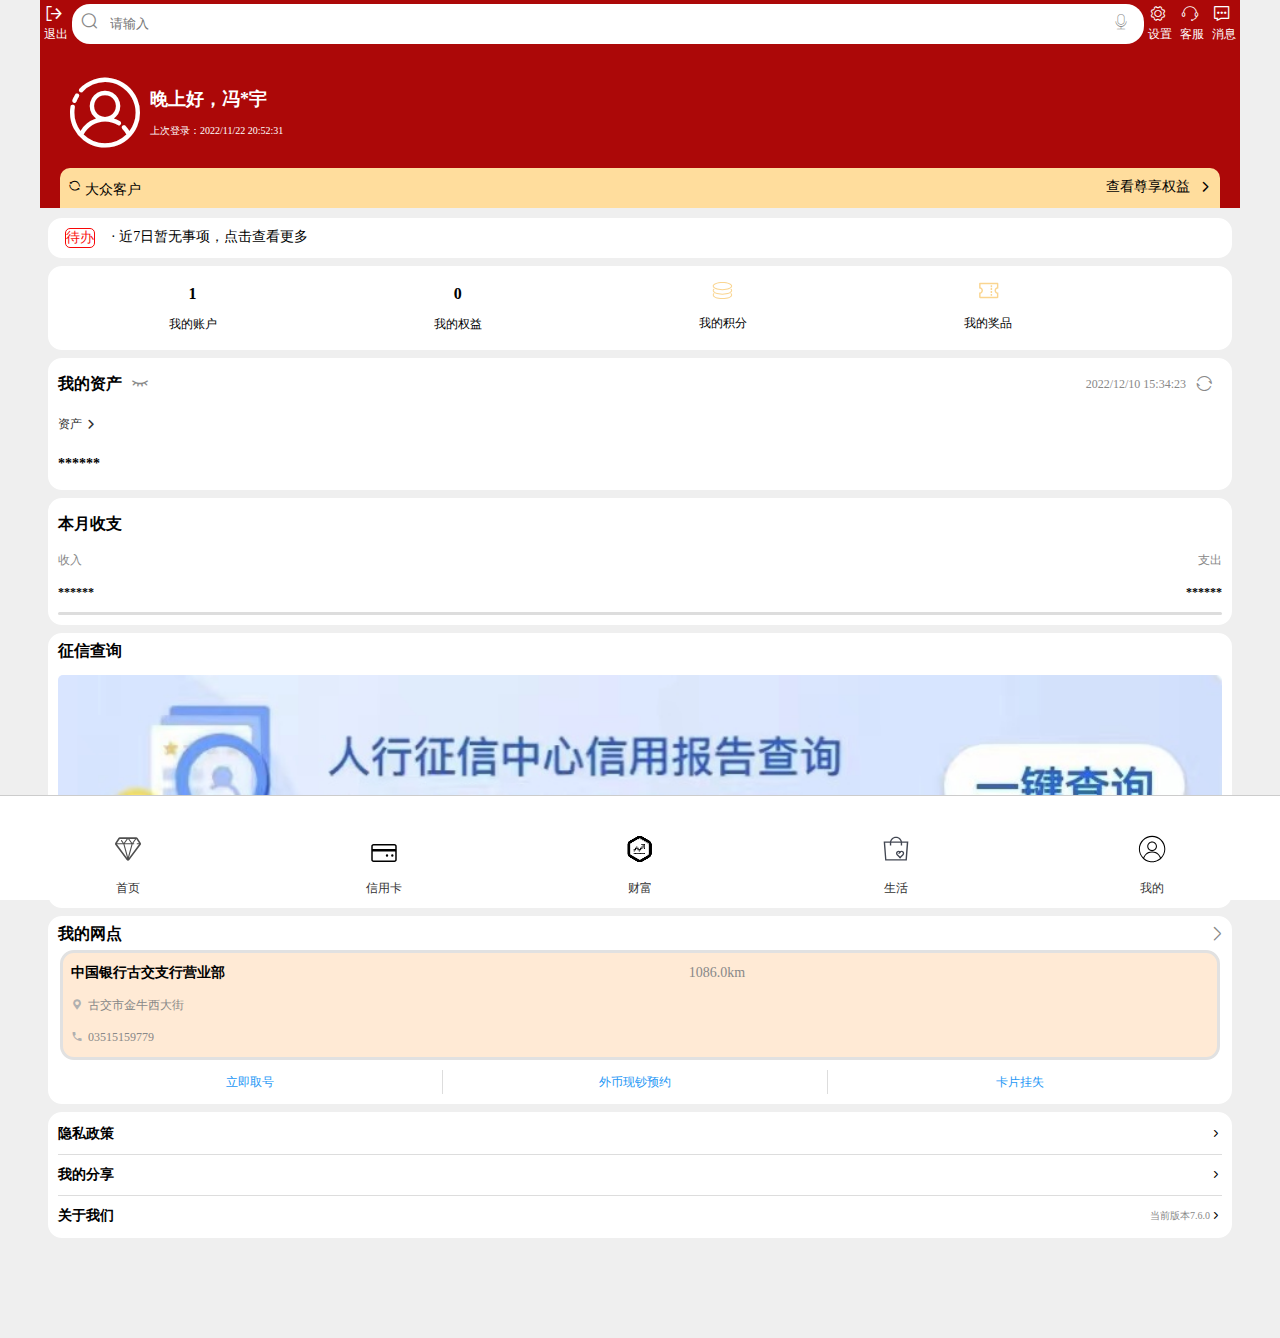
<file: my.html>
<!DOCTYPE html>
<html lang="en">
<head>
    <meta charset="UTF-8">
    <meta name="apple-mobile-web-app-capable" content="yes">
    <meta name="apple-mobile-web-app-status-bar-style" content="black">
    <meta name="format-detection" content="telephone=no">
    <meta name="viewport" content="width=device-width, initial-scale=1.0, maximum-scale=1.0, user-scalable=0, shrink-to-fit=no, viewport-fit=cover">
    <title>728冯晓宇</title>
    <link rel="stylesheet" href="./fonts/iconfont.css">
    <link rel="stylesheet" href="./css/pub.css">
    <script src="./fonts/iconfont.js"></script>
    <style>
        body{
            background-color: rgb(239, 239, 239);
        }
        /* 上导航 */
        .wodeheader{
            display: flex;  
            padding: 4px 0;   
            background-color: rgb(172, 8, 8);
        }
        .wodeheader>span{  
            font-size: 20px;
            padding: 0 4px;   
            color: #fff;
            line-height: 20px;   
        } 
        .wodeheader>div{   
            flex-grow: 1;   
            display: flex;   
            background-color: #fff;
            border-radius: 18px;   
            padding-right: 5px;  
        }
        .wodeheader .icon-sousuo,.wodeheader .icon-voice{
            font-size: 20px;
            margin: 8px;  
            color: #888;
            line-height: 20px; 
        }
        .wodeheader input{  
            background-color: #fff;   
            border: none;    
            flex-grow: 1;   
            outline: none;   
            line-height: 20px; 
        }
        .wodeheader p{
            font-size: 12px;
        }
        /* 红背景 */
        .hongbeijing{
            background-color: rgb(172, 8, 8);
        }
        .hongbeijing .ljdl{
            padding:  20px;
            padding-bottom: 10px;
            display: flex;
        }
        .ljdl .iconfont{
            color: #fff;
            padding: 10px;
            font-size: 70px;
        }
        .ljdl .fxy{
            flex-grow: 1;
            padding-top: 15px;
            line-height: 32px;
            font-size: 18px;
            font-weight: bold;
            color: #fff;
        }
        .ljdl p{
            font-size: 10px;
            color: #fff;
            font-weight: normal;
        }
        .hongbeijing .dzkh{
            margin: 20px;
            margin-top: 0;
            margin-bottom: 10px;
            background-color: rgb(255, 221, 157);
            border-radius: 10px 10px 0 0;
            display: flex;
        }
        .dzkh .icon-shuaxin,.dzkh .icon-youjiantou6{
            font-size: 20px;
            margin:  5px;
            line-height: 28px;
        }
        .dzkh .ckzxqy,.dzkh .zi{
            font-size: 14px;
            line-height: 28px;
            flex-grow: 1;
            text-align: right;
            margin-top: 5px;
        }

        /* 待办 */
        .db{
            display: flex;
            font-size: 14px;
            margin: 0 8px;
            background-color: #fff;
            border: 2px solid #fff;
            border-radius: 14px;
        }
        .db .kuang{
            color: rgb(249, 17, 17);
            border: 1px solid rgb(248, 6, 6);
            border-radius:5px;
            margin: 8px;
            margin-left: 15px;
        }
        .db .dian{
            flex-grow: 1;
            color: #000;
            margin: 8px;
        }
        /* 四个图标 */
        .sige,.wdzc,.bysz,.zxcx,.wdwd,.sanhangzi{ /* 四个图标，我的资产，本月收支，征信查询，我的网点，三行文字 */
            margin: 8px;
            background-color: #fff;
            border: 2px solid #fff;
            border-radius: 14px;
        }
        .sige .wodesige{
            display: flex;  
            flex-wrap: wrap;   
            padding: 10px; 
        }
        .wodesige .icon{
            font-size: 25px;
            width: 1em;
            height: 1em;
            vertical-align: -0.15em;
            fill: currentColor;
            overflow: hidden;
        }
        .wodesige span{
            font-size: 16px;
            font-weight: bold;
            color: #000;
            line-height: 32px;
        }
        .wodesige>li{
            width: 22%;
            margin: 0 5px;
            line-height: 28px;  
            font-size: 12px;
            text-align: center;
            background-color: #fff;
            color: #000;
        }
        /* 我的资产 */
        .wdzc .diyihang,.wdzc .dierhang{
            display: flex;
            line-height: 32px;
            margin: 8px;
        }
        .diyihang h4{
            font-size: 16px;
            color: #000;
        }
        .diyihang .iconfont{
            font-size: 20px;
            color: #888;
            margin: 0 8px;
        }
        .diyihang .time{
            flex-grow: 1;
            font-size: 12px;
            text-align: right;
            color: #888;
        }
        .dierhang .zc{
            font-size: 12px;
            color: #333;
        }
        .dierhang .iconfont{
            flex-grow: 1;
            font-size: 18px;
            color: #333;
            margin-left: 0;
        }
        .wdzc .fuhao{
            font-size: 14px;
            font-weight: bold;
            color: #000;
            line-height: 32px;
            margin: 8px;
        }
        /* 本月收支 */
        .bysz h4,.zxcx h4,.biaoti h4{  /* 本月收支，征信查询，我的网点 */
            margin-left: 8px;
            font-size: 16px;
            line-height: 32px;
            color: #000;
        }
        .bysz h4{
            margin: 8px;
        }
        .bysz .a,.bysz .b{
            margin: 8px;
            display: flex;
        }
        .a .sr,.a .zc{
            font-size: 12px;
            line-height: 24px;
            color: #888;
        }
        .a .zc{
            flex-grow: 1;
            text-align: right;
        }
        .b .c,.b .d{
            font-size: 12px;
            line-height: 24px;
            color: #000;
            font-weight: bold;
        }
        .b .d{
            flex-grow: 1;
            text-align: right;
        }
        .bysz .kongbai{
            margin: 8px;
            color: #fff;
            font-size: 1px;
            line-height: 3px; 
            background-color: #ddd;
            border-radius: 20px;
        }
        /* 征信查询 */
        .zxcx img{
            width: 100%;
            border-radius: 5px;
        }
        .zxcx .img{
            margin-top: 10px;
            margin: 8px;
        }
        /* 我的网点 */
        .wdwd .biaoti,.san .sanhang{
            display: flex;
        }
        .biaoti .iconfont{
            font-size: 25px;
            line-height: 32px;
            flex-grow: 1;
            color: #888;
            text-align: right;
        }
        .wdwd .hezi{
            margin: 10px;
            margin-top: 0;
            border: 3px solid rgb(225, 225, 225);
            border-radius: 14px;
            background-color: rgb(255, 234, 213);
        }
        .hezi .shang,.hezi .zhong{
            display: flex;
            margin: 8px;
        }
        .shang h3{
            font-size: 14px;
            line-height: 24px;
            color: #000;
        }
        .shang .km{
            font-size: 14px;
            color: #888;
            line-height: 24px;
            flex-grow: 1;
            text-align: center;
        }
        .zhong .iconfont,.xia .iconfont{
            font-size: 12px;
            color: rgb(176, 176, 176);
            line-height: 24px;
        }
        .zhong .dz,.xia .dh{
            flex-grow: 1;
            font-size: 12px;
            color: #888;
            line-height: 24px;
            margin-left: 5px;
        }
        .hezi .xia{
            display: flex;
            margin: 8px;
        }
        .wdwd .san{
            margin: 8px;
        }
        .sanhang li{
            width: 33%;
            font-size: 12px;
            line-height: 24px;
            color: rgb(37, 151, 245);
            border-right: 1px solid #ddd;
            text-align: center;
        }
        .sanhang li:nth-child(3){
            border-right:  none;
        }
        /* 底部三行文字 */
        .sanhangzi .wenzi{
            margin: 0 8px;
        }
        .wenzi li{
            display: flex;
            border-bottom: 1px solid #ddd;
        }
        .wenzi li:nth-child(3){
            border-bottom:  none;
        }
        .wenzi span{
            font-size: 14px;
            color: #000;
            font-weight: bold;
            line-height: 40px;
        }
        .wenzi .a{
            flex-grow: 1;
            text-align: right;
            font-size: 12px;
            line-height: 40px;
        }
        .wenzi .b{
            font-size: 12px;
            line-height: 40px;
        }
        .wenzi .banben{
            flex-grow: 1;
            font-size: 10px;
            color: #888;
            line-height: 40px;
            text-align: right;
        }

        /* 下导航 */
        .icon {
            width: 1em;
            height: 1em;
            vertical-align: -0.15em;
            fill: currentColor;
            overflow: hidden;
        }
        #bnav{
            position: fixed;
            left: 0;
            bottom: 0;
            width: 100%;
            background-color: #fff;
            z-index:9;
        }
        body{
            margin-bottom: 100px;
        }
        #bnav ul{
            border-top: 1px solid #ccc;
            display: flex;
        }
        #bnav li{
            width: 20%; 
            text-align: center;
        }
        #bnav svg{
            font-size: 30px;
            margin: 6px auto;
            margin-bottom: 0; 
        }
        #bnav p{
            font-size: 12px;
            line-height: 24px;
            color: #333;
        }
    </style>
</head>
<body>
    <div class="wodeheader">
        <span class="iconfont icon-tuichu"><p>退出</p></span>
        <div> 
            <span class="iconfont icon-sousuo"></span>  
            <input type="text" placeholder="请输入">  
            <span class="iconfont icon-voice"></span>
        </div>
        <span class="iconfont icon-shezhi1"><p>设置</p></span>
        <span class="iconfont icon-kefu1"><p>客服</p></span>
        <span class="iconfont icon-xiaoxi3"><p>消息</p></span>
    </div>

    <div class="hongbeijing">
        <div class="ljdl">
            <span class="iconfont icon-gerenzhongxin-denglu"></span>
            <span class="fxy">晚上好，冯*宇<p>上次登录：2022/11/22 20:52:31</p></span>
        </div>
        <div class="dzkh">
            <span class="iconfont icon-shuaxin"><span class="zi">大众客户</span></span>
            <span class="ckzxqy">查看尊享权益</span>
            <span class="iconfont icon-youjiantou6"></span>
        </div>
    </div>

    <div class="db">
        <div class="kuang"> 待办</div>
        <div class="dian">· 近7日暂无事项，点击查看更多</div>
    </div>

    <div class="sige">
        <ul class="wodesige">
            <li>
                <span>1</span>
                <p>我的账户</p>
            </li>
            <li>
                <span>0</span>
                <p>我的权益</p>
            </li>
            <li>
                <svg class="icon" aria-hidden="true">
                    <use xlink:href="#icon-jifen2-copy"></use>
                </svg>
                <p>我的积分</p>
            </li>
            <li>
                <svg class="icon" aria-hidden="true">
                    <use xlink:href="#icon-youhuiquan2"></use>
                </svg>
                <p>我的奖品</p>
            </li>
        </ul>
    </div>

    <div class="wdzc">
        <div class="diyihang">
            <h4>我的资产</h4>
            <span class="iconfont icon-biyanjing-xianxing3-0"></span>
            <div class="time">2022/12/10 15:34:23</div>
            <span class="iconfont icon-shuaxin2"></span>
        </div>
        <div class="dierhang">
            <div class="zc">资产</div>
            <span class="iconfont icon-youjiantou7"></span>
        </div>
        <div class="fuhao">******</div>
    </div>

    <div class="bysz">
        <h4>本月收支</h4>
        <div class="a">
            <span class="sr">收入</span>
            <span class="zc">支出</span>
        </div>
        <div class="b">
            <span class="c">******</span>
            <span class="d">******</span>
        </div>
        <div class="kongbai"> . </div>
    </div>

    <div class="zxcx">
        <h4>征信查询</h4>
        <div class="img"><img src="./img/wode1.jpg"></div>
    </div>

    <div class="wdwd">
        <div class="biaoti">
            <h4>我的网点</h4>
            <span class="iconfont icon-youjiantou3"></span>
        </div>
        <div class="hezi">
            <div class="shang">
                <h3>中国银行古交支行营业部</h3>
                <div class="km">1086.0km</div>
            </div>
            <div class="zhong">
                <span class="iconfont icon-weizhi"></span>
                <div class="dz">古交市金牛西大街</div>
            </div>
            <div class="xia">
                <span class="iconfont icon-dianhua1"></span>
                <div class="dh">03515159779</div>
            </div>
        </div>
        <div class="san">
            <ul class="sanhang">
                <li>
                    <span>立即取号</span>
                </li>
                <li>
                    <span>外币现钞预约</span>
                </li>
                <li>
                    <span>卡片挂失</span>
                </li>
            </ul>
        </div>
    </div>

    <div class="sanhangzi">
        <ul class="wenzi">
            <li>
                <span>隐私政策</span>
                <span class="iconfont icon-youjiantou3 a"></span>
            </li>
            <li>
                <span>我的分享</span>
                <span class="iconfont icon-youjiantou3 a"></span>
            </li>
            <li>
                <span>关于我们</span>
                <div class="banben">当前版本7.6.0</div>
                <span class="iconfont icon-youjiantou3 b"></span>
            </li>
        </ul>
    </div>

    <nav id="bnav">
        <ul>
            <li>
                <a href="./index.html">
                        <svg class="icon" aria-hidden="true">
                            <use xlink:href="#icon-zuanshi"></use>
                          </svg>
                    <p>首页</p>
                </a>
            </li>
            <li>
                <a href="./2.html">                  
                        <svg class="icon" aria-hidden="true">
                            <use xlink:href="#icon-xinyongqia1"></use>
                          </svg>
                    <p>信用卡</p>
                </a>
            </li>
            <li>
                <a href="./3.html">
                        <svg class="icon" aria-hidden="true">
                            <use xlink:href="#icon-shangsheng"></use>
                          </svg>
                    <p>财富</p>
                </a>
            </li>
            <li>
                <a href="./4.html">
                        <svg class="icon" aria-hidden="true">
                            <use xlink:href="#icon-shenghuoguan"></use>
                          </svg>
                    <p>生活</p>
                </a>
            </li>
            <li>
                <a href="./my.html">
                        <svg class="icon" aria-hidden="true">
                            <use xlink:href="#icon-wode"></use>
                          </svg>
                    <p>我的</p>
                </a>
            </li>
        </ul>
    </nav>
</body>
</html>
</file>
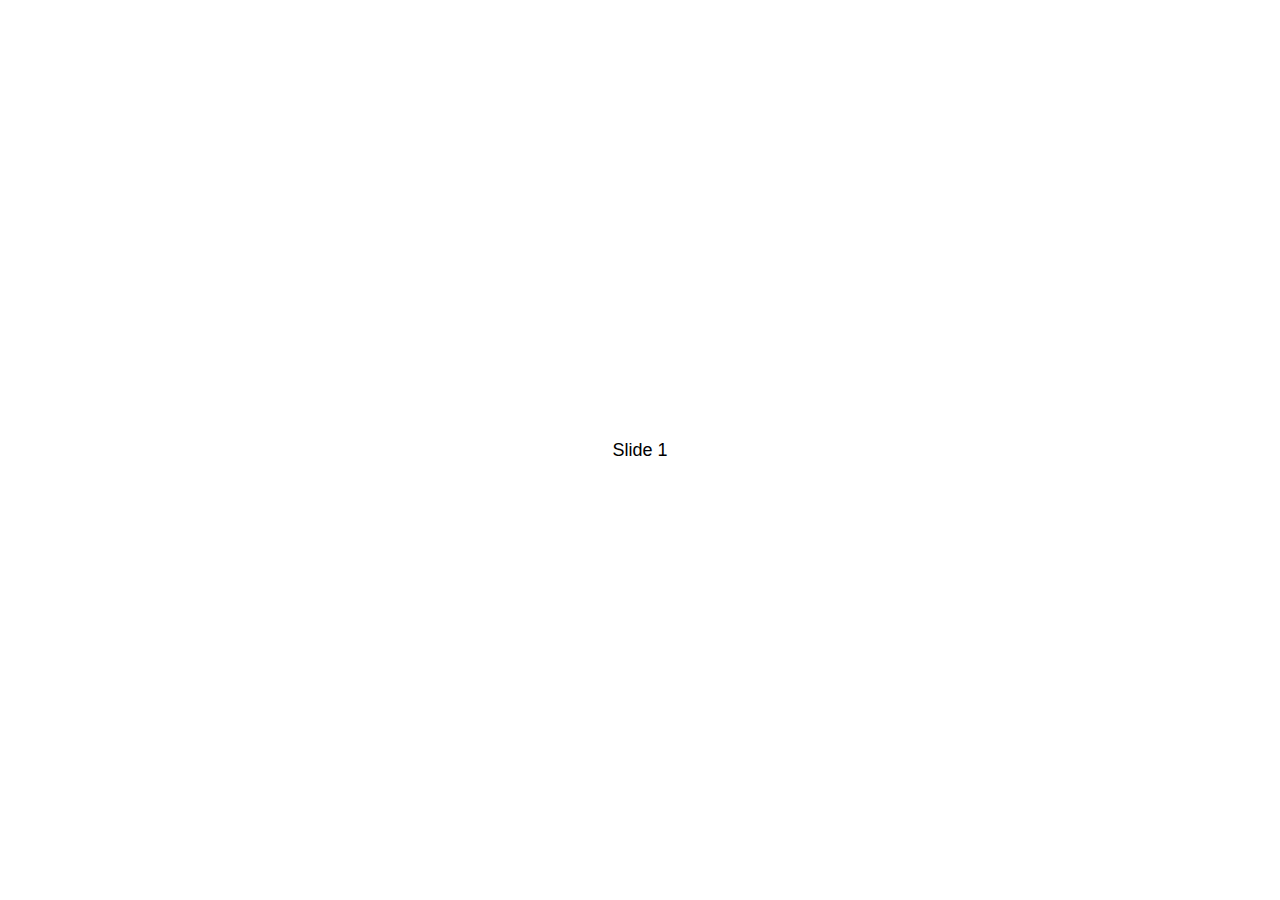
<file: js/swiper/demo/010-default.html>
<!DOCTYPE html>
<html lang="en">
  <head>
    <meta charset="utf-8" />
    <title>Swiper demo</title>
    <meta
      name="viewport"
      content="width=device-width, initial-scale=1, minimum-scale=1, maximum-scale=1"
    />
    <!-- Link Swiper's CSS -->
    <link
      rel="stylesheet"
      href="../swiper-bundle.min.css"
    />

    <!-- Demo styles -->
    <style>
      html,
      body {
        position: relative;
        height: 100%;
      }

      body {
        background: #eee;
        font-family: Helvetica Neue, Helvetica, Arial, sans-serif;
        font-size: 14px;
        color: #000;
        margin: 0;
        padding: 0;
      }

      .swiper {
        width: 100%;
        height: 100%;
      }

      .swiper-slide {
        text-align: center;
        font-size: 18px;
        background: #fff;

        /* Center slide text vertically */
        display: -webkit-box;
        display: -ms-flexbox;
        display: -webkit-flex;
        display: flex;
        -webkit-box-pack: center;
        -ms-flex-pack: center;
        -webkit-justify-content: center;
        justify-content: center;
        -webkit-box-align: center;
        -ms-flex-align: center;
        -webkit-align-items: center;
        align-items: center;
      }

      .swiper-slide img {
        display: block;
        width: 100%;
        height: 100%;
        object-fit: cover;
      }
    </style>
  </head>

  <body>
    <!-- Swiper -->
    <div class="swiper mySwiper">
      <div class="swiper-wrapper">
        <div class="swiper-slide">Slide 1</div>
        <div class="swiper-slide">Slide 2</div>
        <div class="swiper-slide">Slide 3</div>
        <div class="swiper-slide">Slide 4</div>
        <div class="swiper-slide">Slide 5</div>
        <div class="swiper-slide">Slide 6</div>
        <div class="swiper-slide">Slide 7</div>
        <div class="swiper-slide">Slide 8</div>
        <div class="swiper-slide">Slide 9</div>
      </div>
    </div>

    <!-- Swiper JS -->
    <script src="../swiper-bundle.min.js"></script>

    <!-- Initialize Swiper -->
    <script>
      var swiper = new Swiper(".mySwiper", {});
    </script>
  </body>
</html>
</file>
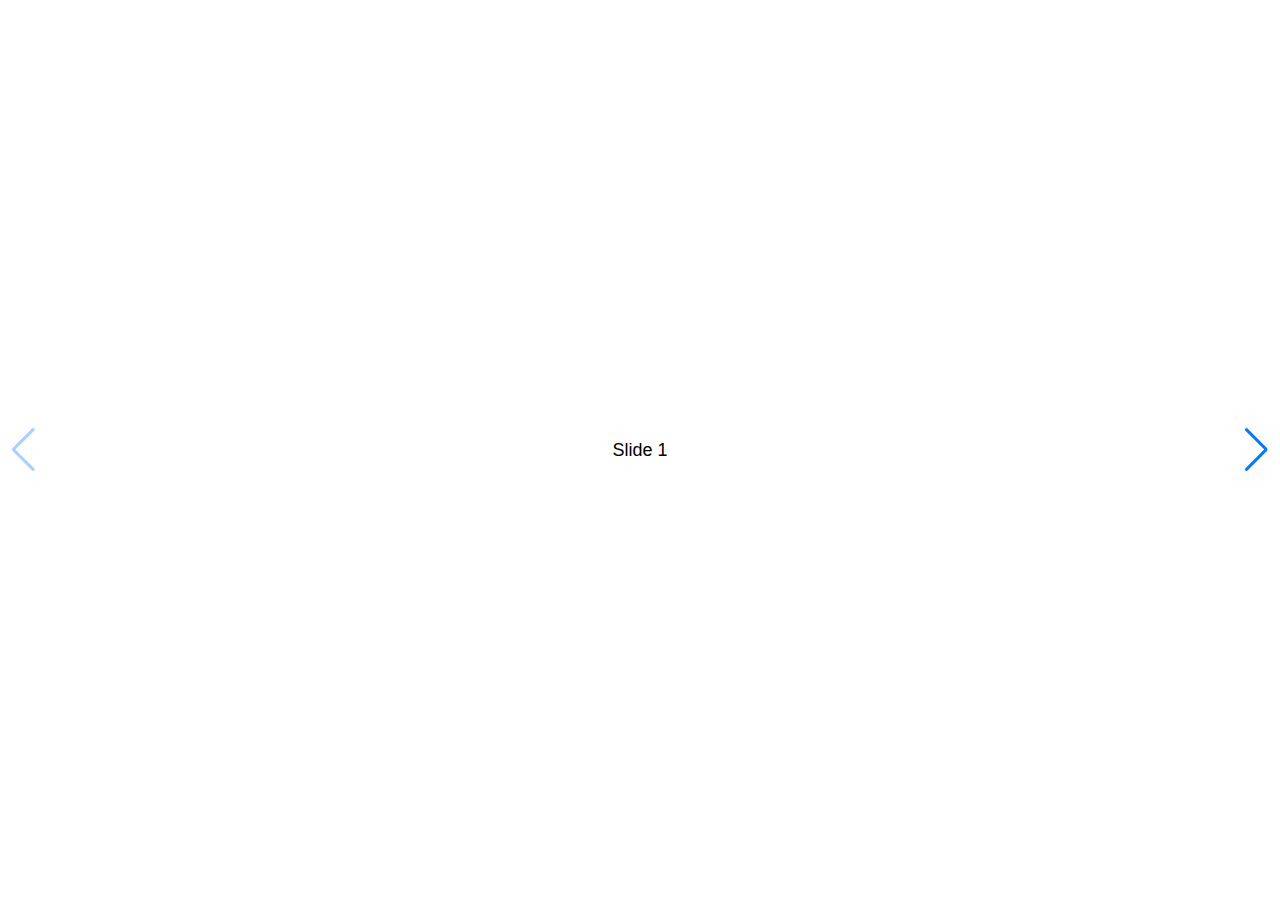
<file: js/swiper/demo/020-navigation.html>
<!DOCTYPE html>
<html lang="en">
  <head>
    <meta charset="utf-8" />
    <title>Swiper demo</title>
    <meta
      name="viewport"
      content="width=device-width, initial-scale=1, minimum-scale=1, maximum-scale=1"
    />
    <!-- Link Swiper's CSS -->
    <link
      rel="stylesheet"
      href="../swiper-bundle.min.css"
    />

    <!-- Demo styles -->
    <style>
      html,
      body {
        position: relative;
        height: 100%;
      }

      body {
        background: #eee;
        font-family: Helvetica Neue, Helvetica, Arial, sans-serif;
        font-size: 14px;
        color: #000;
        margin: 0;
        padding: 0;
      }

      .swiper {
        width: 100%;
        height: 100%;
      }

      .swiper-slide {
        text-align: center;
        font-size: 18px;
        background: #fff;

        /* Center slide text vertically */
        display: -webkit-box;
        display: -ms-flexbox;
        display: -webkit-flex;
        display: flex;
        -webkit-box-pack: center;
        -ms-flex-pack: center;
        -webkit-justify-content: center;
        justify-content: center;
        -webkit-box-align: center;
        -ms-flex-align: center;
        -webkit-align-items: center;
        align-items: center;
      }

      .swiper-slide img {
        display: block;
        width: 100%;
        height: 100%;
        object-fit: cover;
      }
    </style>
  </head>

  <body>
    <!-- Swiper -->
    <div class="swiper mySwiper">
      <div class="swiper-wrapper">
        <div class="swiper-slide">Slide 1</div>
        <div class="swiper-slide">Slide 2</div>
        <div class="swiper-slide">Slide 3</div>
        <div class="swiper-slide">Slide 4</div>
        <div class="swiper-slide">Slide 5</div>
        <div class="swiper-slide">Slide 6</div>
        <div class="swiper-slide">Slide 7</div>
        <div class="swiper-slide">Slide 8</div>
        <div class="swiper-slide">Slide 9</div>
      </div>
      <div class="swiper-button-next"></div>
      <div class="swiper-button-prev"></div>
    </div>

    <!-- Swiper JS -->
    <script src="../swiper-bundle.min.js"></script>

    <!-- Initialize Swiper -->
    <script>
      var swiper = new Swiper(".mySwiper", {
        navigation: {
          nextEl: ".swiper-button-next",
          prevEl: ".swiper-button-prev",
        },
      });
    </script>
  </body>
</html>
</file>
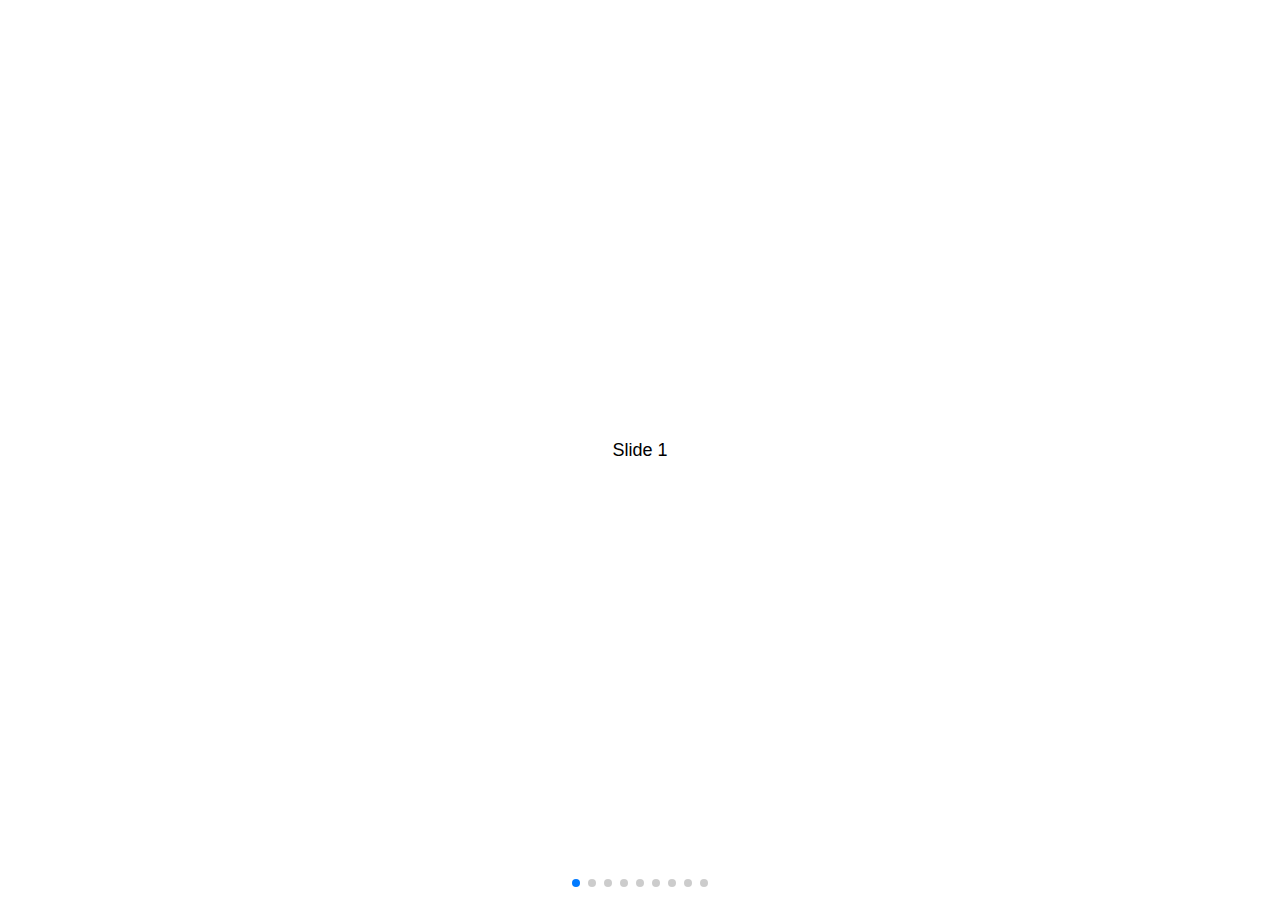
<file: js/swiper/demo/030-pagination.html>
<!DOCTYPE html>
<html lang="en">
  <head>
    <meta charset="utf-8" />
    <title>Swiper demo</title>
    <meta
      name="viewport"
      content="width=device-width, initial-scale=1, minimum-scale=1, maximum-scale=1"
    />
    <!-- Link Swiper's CSS -->
    <link
      rel="stylesheet"
      href="../swiper-bundle.min.css"
    />

    <!-- Demo styles -->
    <style>
      html,
      body {
        position: relative;
        height: 100%;
      }

      body {
        background: #eee;
        font-family: Helvetica Neue, Helvetica, Arial, sans-serif;
        font-size: 14px;
        color: #000;
        margin: 0;
        padding: 0;
      }

      .swiper {
        width: 100%;
        height: 100%;
      }

      .swiper-slide {
        text-align: center;
        font-size: 18px;
        background: #fff;

        /* Center slide text vertically */
        display: -webkit-box;
        display: -ms-flexbox;
        display: -webkit-flex;
        display: flex;
        -webkit-box-pack: center;
        -ms-flex-pack: center;
        -webkit-justify-content: center;
        justify-content: center;
        -webkit-box-align: center;
        -ms-flex-align: center;
        -webkit-align-items: center;
        align-items: center;
      }

      .swiper-slide img {
        display: block;
        width: 100%;
        height: 100%;
        object-fit: cover;
      }
    </style>
  </head>

  <body>
    <!-- Swiper -->
    <div class="swiper mySwiper">
      <div class="swiper-wrapper">
        <div class="swiper-slide">Slide 1</div>
        <div class="swiper-slide">Slide 2</div>
        <div class="swiper-slide">Slide 3</div>
        <div class="swiper-slide">Slide 4</div>
        <div class="swiper-slide">Slide 5</div>
        <div class="swiper-slide">Slide 6</div>
        <div class="swiper-slide">Slide 7</div>
        <div class="swiper-slide">Slide 8</div>
        <div class="swiper-slide">Slide 9</div>
      </div>
      <div class="swiper-pagination"></div>
    </div>

    <!-- Swiper JS -->
    <script src="../swiper-bundle.min.js"></script>

    <!-- Initialize Swiper -->
    <script>
      var swiper = new Swiper(".mySwiper", {
        pagination: {
          el: ".swiper-pagination",
        },
      });
    </script>
  </body>
</html>
</file>
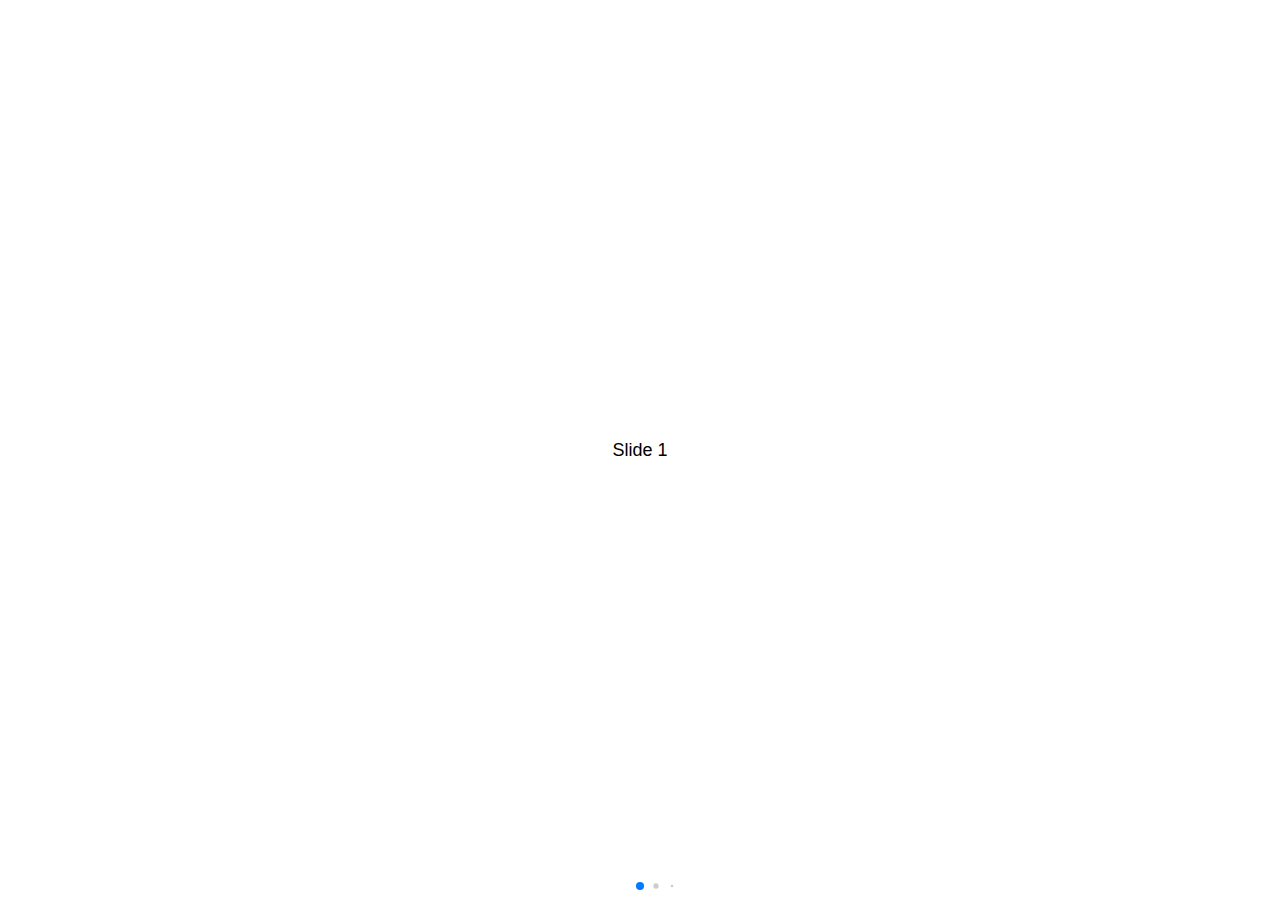
<file: js/swiper/demo/040-pagination-dynamic.html>
<!DOCTYPE html>
<html lang="en">
  <head>
    <meta charset="utf-8" />
    <title>Swiper demo</title>
    <meta
      name="viewport"
      content="width=device-width, initial-scale=1, minimum-scale=1, maximum-scale=1"
    />
    <!-- Link Swiper's CSS -->
    <link
      rel="stylesheet"
      href="../swiper-bundle.min.css"
    />

    <!-- Demo styles -->
    <style>
      html,
      body {
        position: relative;
        height: 100%;
      }

      body {
        background: #eee;
        font-family: Helvetica Neue, Helvetica, Arial, sans-serif;
        font-size: 14px;
        color: #000;
        margin: 0;
        padding: 0;
      }

      .swiper {
        width: 100%;
        height: 100%;
      }

      .swiper-slide {
        text-align: center;
        font-size: 18px;
        background: #fff;

        /* Center slide text vertically */
        display: -webkit-box;
        display: -ms-flexbox;
        display: -webkit-flex;
        display: flex;
        -webkit-box-pack: center;
        -ms-flex-pack: center;
        -webkit-justify-content: center;
        justify-content: center;
        -webkit-box-align: center;
        -ms-flex-align: center;
        -webkit-align-items: center;
        align-items: center;
      }

      .swiper-slide img {
        display: block;
        width: 100%;
        height: 100%;
        object-fit: cover;
      }
    </style>
  </head>

  <body>
    <!-- Swiper -->
    <div class="swiper mySwiper">
      <div class="swiper-wrapper">
        <div class="swiper-slide">Slide 1</div>
        <div class="swiper-slide">Slide 2</div>
        <div class="swiper-slide">Slide 3</div>
        <div class="swiper-slide">Slide 4</div>
        <div class="swiper-slide">Slide 5</div>
        <div class="swiper-slide">Slide 6</div>
        <div class="swiper-slide">Slide 7</div>
        <div class="swiper-slide">Slide 8</div>
        <div class="swiper-slide">Slide 9</div>
      </div>
      <div class="swiper-pagination"></div>
    </div>

    <!-- Swiper JS -->
    <script src="../swiper-bundle.min.js"></script>

    <!-- Initialize Swiper -->
    <script>
      var swiper = new Swiper(".mySwiper", {
        pagination: {
          el: ".swiper-pagination",
          dynamicBullets: true,
        },
      });
    </script>
  </body>
</html>
</file>
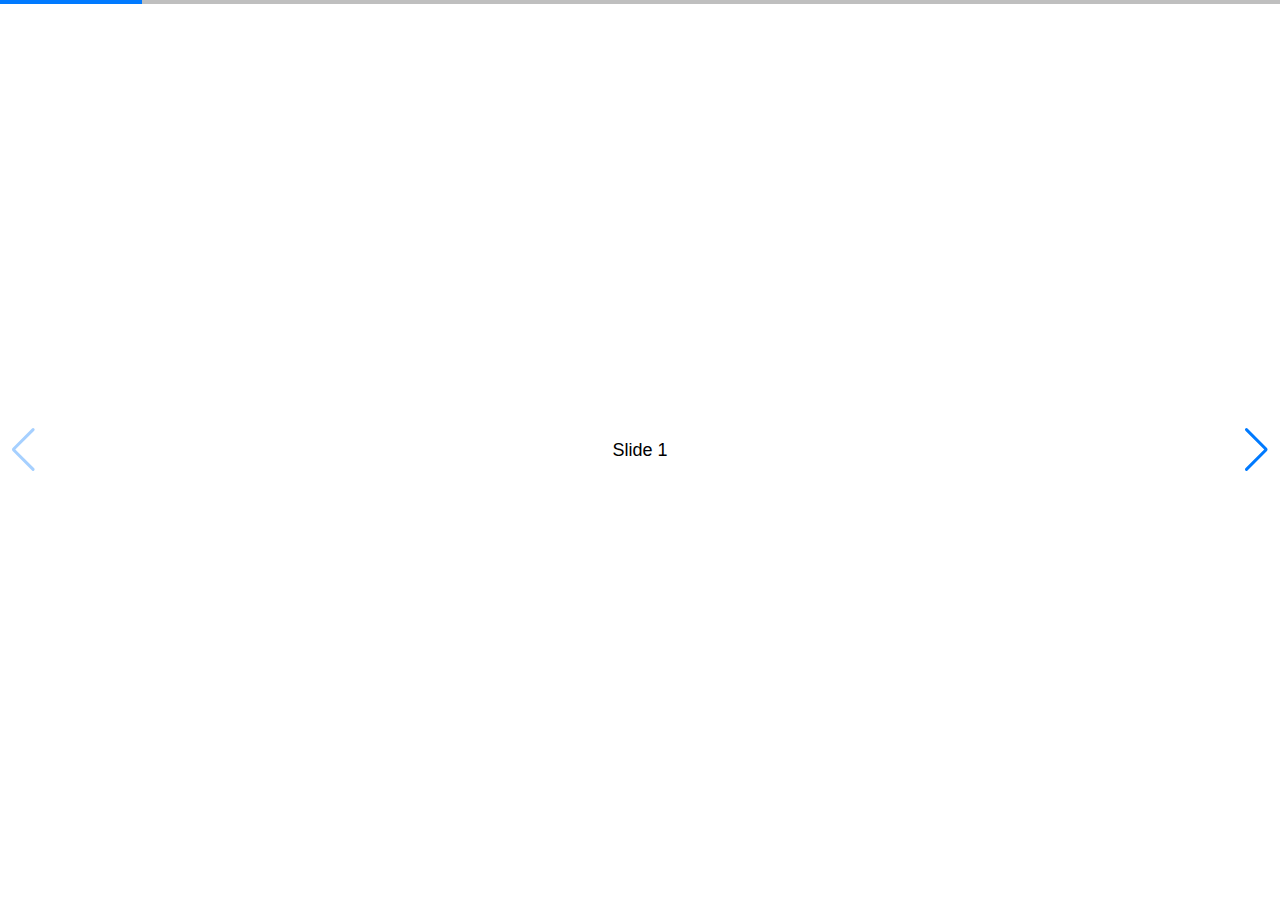
<file: js/swiper/demo/050-pagination-progress.html>
<!DOCTYPE html>
<html lang="en">
  <head>
    <meta charset="utf-8" />
    <title>Swiper demo</title>
    <meta
      name="viewport"
      content="width=device-width, initial-scale=1, minimum-scale=1, maximum-scale=1"
    />
    <!-- Link Swiper's CSS -->
    <link
      rel="stylesheet"
      href="../swiper-bundle.min.css"
    />

    <!-- Demo styles -->
    <style>
      html,
      body {
        position: relative;
        height: 100%;
      }

      body {
        background: #eee;
        font-family: Helvetica Neue, Helvetica, Arial, sans-serif;
        font-size: 14px;
        color: #000;
        margin: 0;
        padding: 0;
      }

      .swiper {
        width: 100%;
        height: 100%;
      }

      .swiper-slide {
        text-align: center;
        font-size: 18px;
        background: #fff;

        /* Center slide text vertically */
        display: -webkit-box;
        display: -ms-flexbox;
        display: -webkit-flex;
        display: flex;
        -webkit-box-pack: center;
        -ms-flex-pack: center;
        -webkit-justify-content: center;
        justify-content: center;
        -webkit-box-align: center;
        -ms-flex-align: center;
        -webkit-align-items: center;
        align-items: center;
      }

      .swiper-slide img {
        display: block;
        width: 100%;
        height: 100%;
        object-fit: cover;
      }
    </style>
  </head>

  <body>
    <!-- Swiper -->
    <div class="swiper mySwiper">
      <div class="swiper-wrapper">
        <div class="swiper-slide">Slide 1</div>
        <div class="swiper-slide">Slide 2</div>
        <div class="swiper-slide">Slide 3</div>
        <div class="swiper-slide">Slide 4</div>
        <div class="swiper-slide">Slide 5</div>
        <div class="swiper-slide">Slide 6</div>
        <div class="swiper-slide">Slide 7</div>
        <div class="swiper-slide">Slide 8</div>
        <div class="swiper-slide">Slide 9</div>
      </div>
      <div class="swiper-button-next"></div>
      <div class="swiper-button-prev"></div>
      <div class="swiper-pagination"></div>
    </div>

    <!-- Swiper JS -->
    <script src="../swiper-bundle.min.js"></script>

    <!-- Initialize Swiper -->
    <script>
      var swiper = new Swiper(".mySwiper", {
        pagination: {
          el: ".swiper-pagination",
          type: "progressbar",
        },
        navigation: {
          nextEl: ".swiper-button-next",
          prevEl: ".swiper-button-prev",
        },
      });
    </script>
  </body>
</html>
</file>
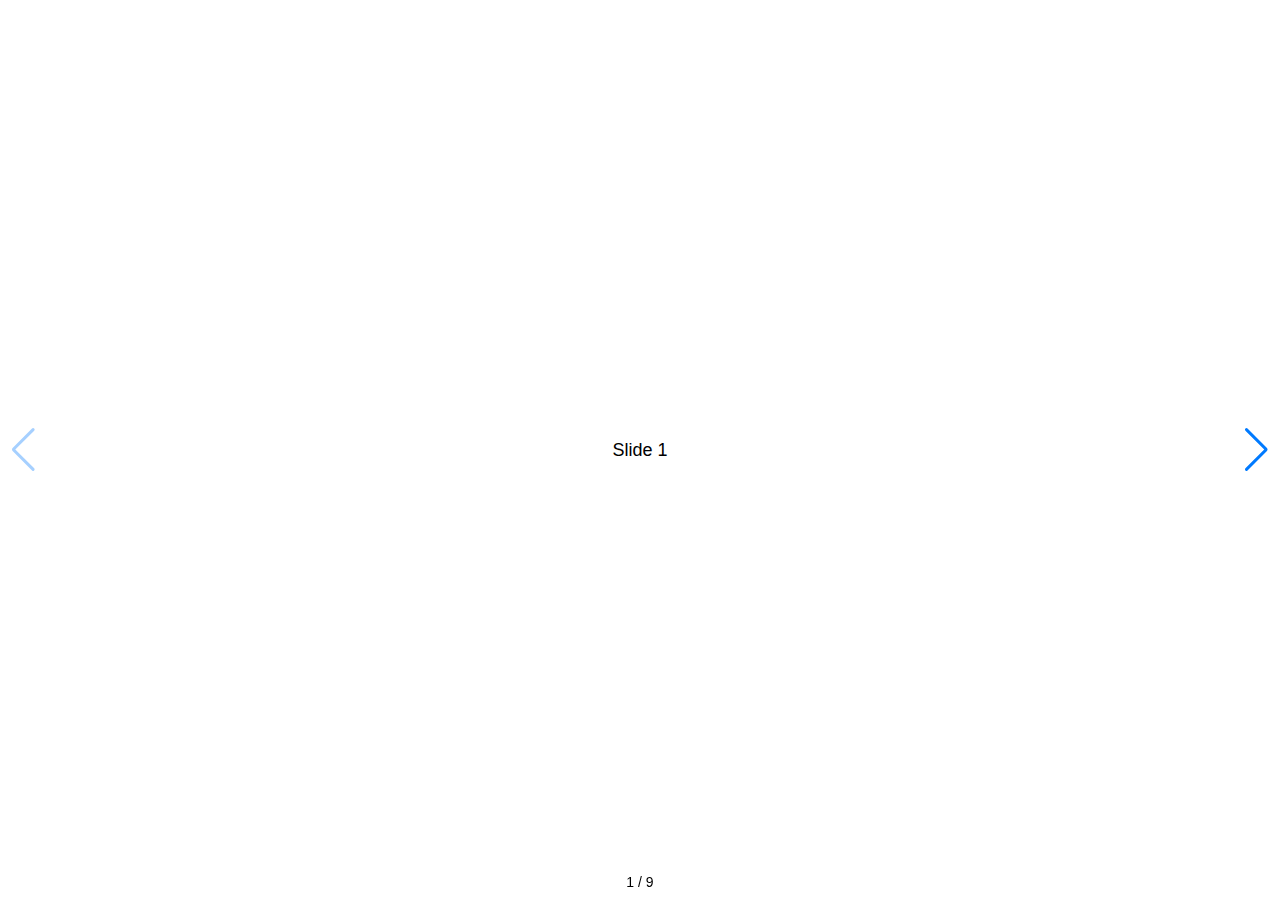
<file: js/swiper/demo/060-pagination-fraction.html>
<!DOCTYPE html>
<html lang="en">
  <head>
    <meta charset="utf-8" />
    <title>Swiper demo</title>
    <meta
      name="viewport"
      content="width=device-width, initial-scale=1, minimum-scale=1, maximum-scale=1"
    />
    <!-- Link Swiper's CSS -->
    <link
      rel="stylesheet"
      href="../swiper-bundle.min.css"
    />

    <!-- Demo styles -->
    <style>
      html,
      body {
        position: relative;
        height: 100%;
      }

      body {
        background: #eee;
        font-family: Helvetica Neue, Helvetica, Arial, sans-serif;
        font-size: 14px;
        color: #000;
        margin: 0;
        padding: 0;
      }

      .swiper {
        width: 100%;
        height: 100%;
      }

      .swiper-slide {
        text-align: center;
        font-size: 18px;
        background: #fff;

        /* Center slide text vertically */
        display: -webkit-box;
        display: -ms-flexbox;
        display: -webkit-flex;
        display: flex;
        -webkit-box-pack: center;
        -ms-flex-pack: center;
        -webkit-justify-content: center;
        justify-content: center;
        -webkit-box-align: center;
        -ms-flex-align: center;
        -webkit-align-items: center;
        align-items: center;
      }

      .swiper-slide img {
        display: block;
        width: 100%;
        height: 100%;
        object-fit: cover;
      }
    </style>
  </head>

  <body>
    <!-- Swiper -->
    <div class="swiper mySwiper">
      <div class="swiper-wrapper">
        <div class="swiper-slide">Slide 1</div>
        <div class="swiper-slide">Slide 2</div>
        <div class="swiper-slide">Slide 3</div>
        <div class="swiper-slide">Slide 4</div>
        <div class="swiper-slide">Slide 5</div>
        <div class="swiper-slide">Slide 6</div>
        <div class="swiper-slide">Slide 7</div>
        <div class="swiper-slide">Slide 8</div>
        <div class="swiper-slide">Slide 9</div>
      </div>
      <div class="swiper-button-next"></div>
      <div class="swiper-button-prev"></div>
      <div class="swiper-pagination"></div>
    </div>

    <!-- Swiper JS -->
    <script src="../swiper-bundle.min.js"></script>

    <!-- Initialize Swiper -->
    <script>
      var swiper = new Swiper(".mySwiper", {
        pagination: {
          el: ".swiper-pagination",
          type: "fraction",
        },
        navigation: {
          nextEl: ".swiper-button-next",
          prevEl: ".swiper-button-prev",
        },
      });
    </script>
  </body>
</html>
</file>
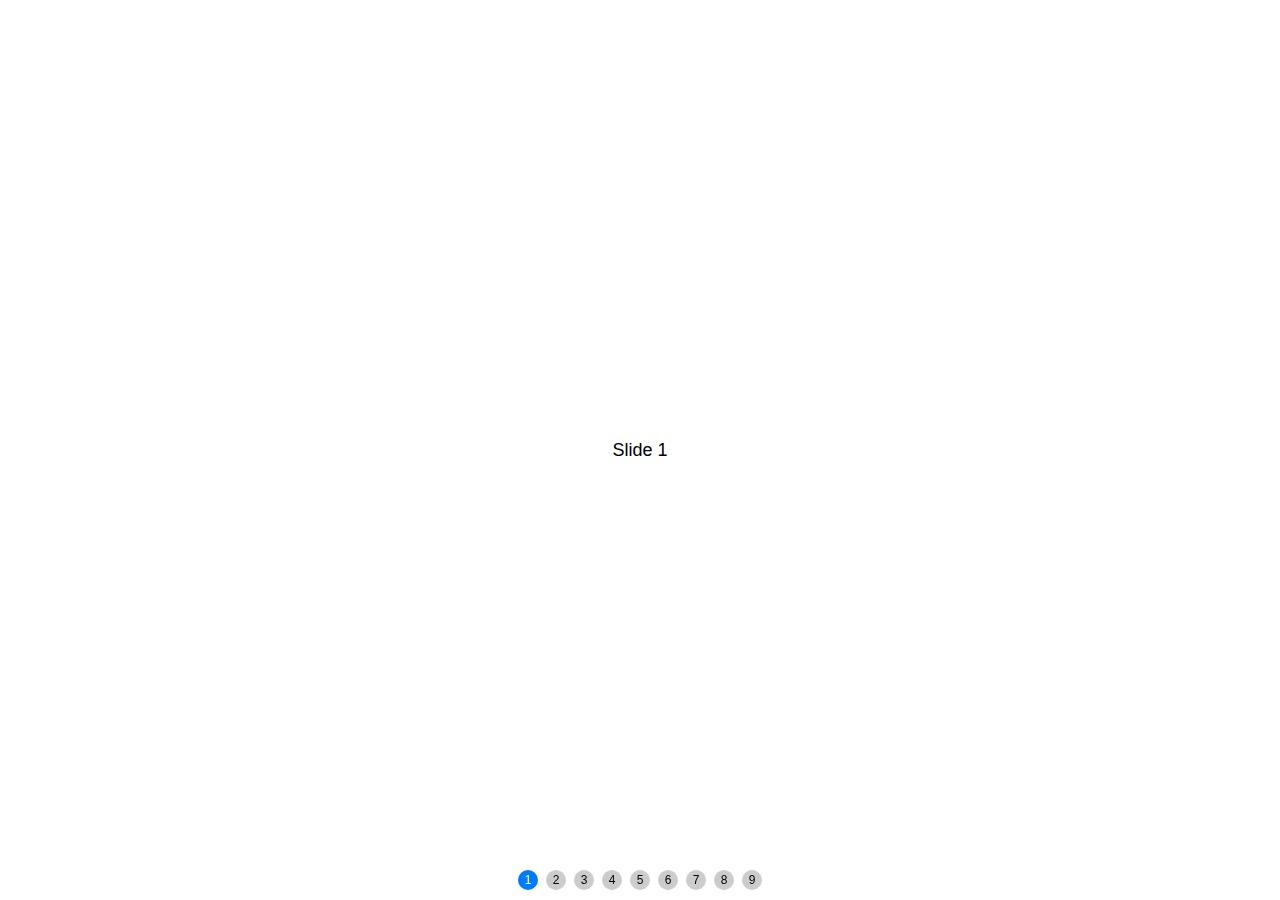
<file: js/swiper/demo/070-pagination-custom.html>
<!DOCTYPE html>
<html lang="en">
  <head>
    <meta charset="utf-8" />
    <title>Swiper demo</title>
    <meta
      name="viewport"
      content="width=device-width, initial-scale=1, minimum-scale=1, maximum-scale=1"
    />
    <!-- Link Swiper's CSS -->
    <link
      rel="stylesheet"
      href="../swiper-bundle.min.css"
    />

    <!-- Demo styles -->
    <style>
      html,
      body {
        position: relative;
        height: 100%;
      }

      body {
        background: #eee;
        font-family: Helvetica Neue, Helvetica, Arial, sans-serif;
        font-size: 14px;
        color: #000;
        margin: 0;
        padding: 0;
      }

      .swiper {
        width: 100%;
        height: 100%;
      }

      .swiper-slide {
        text-align: center;
        font-size: 18px;
        background: #fff;

        /* Center slide text vertically */
        display: -webkit-box;
        display: -ms-flexbox;
        display: -webkit-flex;
        display: flex;
        -webkit-box-pack: center;
        -ms-flex-pack: center;
        -webkit-justify-content: center;
        justify-content: center;
        -webkit-box-align: center;
        -ms-flex-align: center;
        -webkit-align-items: center;
        align-items: center;
      }

      .swiper-slide img {
        display: block;
        width: 100%;
        height: 100%;
        object-fit: cover;
      }

      .swiper-pagination-bullet {
        width: 20px;
        height: 20px;
        text-align: center;
        line-height: 20px;
        font-size: 12px;
        color: #000;
        opacity: 1;
        background: rgba(0, 0, 0, 0.2);
      }

      .swiper-pagination-bullet-active {
        color: #fff;
        background: #007aff;
      }
    </style>
  </head>

  <body>
    <!-- Swiper -->
    <div class="swiper mySwiper">
      <div class="swiper-wrapper">
        <div class="swiper-slide">Slide 1</div>
        <div class="swiper-slide">Slide 2</div>
        <div class="swiper-slide">Slide 3</div>
        <div class="swiper-slide">Slide 4</div>
        <div class="swiper-slide">Slide 5</div>
        <div class="swiper-slide">Slide 6</div>
        <div class="swiper-slide">Slide 7</div>
        <div class="swiper-slide">Slide 8</div>
        <div class="swiper-slide">Slide 9</div>
      </div>
      <div class="swiper-pagination"></div>
    </div>

    <!-- Swiper JS -->
    <script src="../swiper-bundle.min.js"></script>

    <!-- Initialize Swiper -->
    <script>
      var swiper = new Swiper(".mySwiper", {
        pagination: {
          el: ".swiper-pagination",
          clickable: true,
          renderBullet: function (index, className) {
            return '<span class="' + className + '">' + (index + 1) + "</span>";
          },
        },
      });
    </script>
  </body>
</html>
</file>
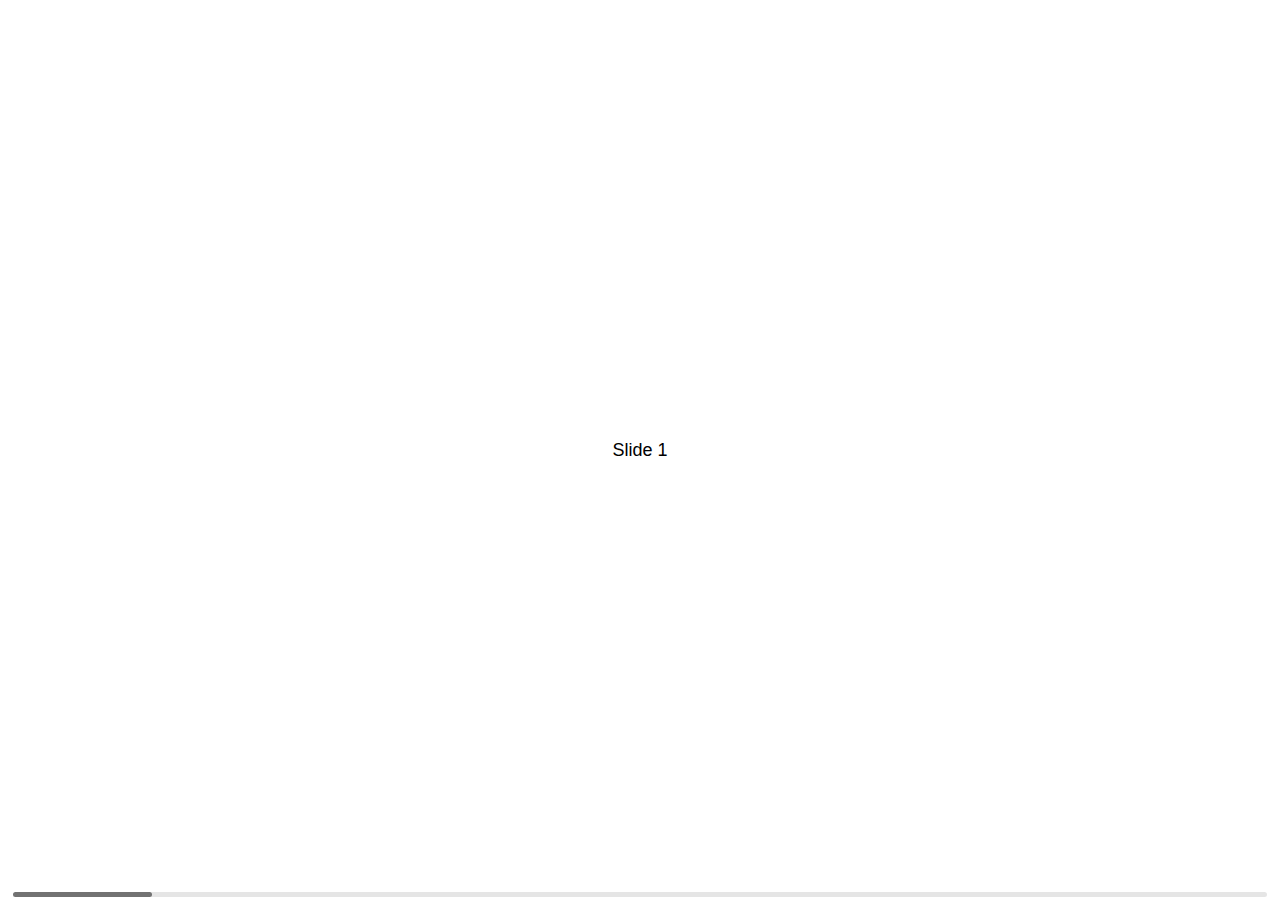
<file: js/swiper/demo/080-scrollbar.html>
<!DOCTYPE html>
<html lang="en">
  <head>
    <meta charset="utf-8" />
    <title>Swiper demo</title>
    <meta
      name="viewport"
      content="width=device-width, initial-scale=1, minimum-scale=1, maximum-scale=1"
    />
    <!-- Link Swiper's CSS -->
    <link
      rel="stylesheet"
      href="../swiper-bundle.min.css"
    />

    <!-- Demo styles -->
    <style>
      html,
      body {
        position: relative;
        height: 100%;
      }

      body {
        background: #eee;
        font-family: Helvetica Neue, Helvetica, Arial, sans-serif;
        font-size: 14px;
        color: #000;
        margin: 0;
        padding: 0;
      }

      .swiper {
        width: 100%;
        height: 100%;
      }

      .swiper-slide {
        text-align: center;
        font-size: 18px;
        background: #fff;

        /* Center slide text vertically */
        display: -webkit-box;
        display: -ms-flexbox;
        display: -webkit-flex;
        display: flex;
        -webkit-box-pack: center;
        -ms-flex-pack: center;
        -webkit-justify-content: center;
        justify-content: center;
        -webkit-box-align: center;
        -ms-flex-align: center;
        -webkit-align-items: center;
        align-items: center;
      }

      .swiper-slide img {
        display: block;
        width: 100%;
        height: 100%;
        object-fit: cover;
      }
    </style>
  </head>

  <body>
    <!-- Swiper -->
    <div class="swiper mySwiper">
      <div class="swiper-wrapper">
        <div class="swiper-slide">Slide 1</div>
        <div class="swiper-slide">Slide 2</div>
        <div class="swiper-slide">Slide 3</div>
        <div class="swiper-slide">Slide 4</div>
        <div class="swiper-slide">Slide 5</div>
        <div class="swiper-slide">Slide 6</div>
        <div class="swiper-slide">Slide 7</div>
        <div class="swiper-slide">Slide 8</div>
        <div class="swiper-slide">Slide 9</div>
      </div>
      <div class="swiper-scrollbar"></div>
    </div>

    <!-- Swiper JS -->
    <script src="../swiper-bundle.min.js"></script>

    <!-- Initialize Swiper -->
    <script>
      var swiper = new Swiper(".mySwiper", {
        scrollbar: {
          el: ".swiper-scrollbar",
          hide: true,
        },
      });
    </script>
  </body>
</html>
</file>
<file: fonts/iconfont.css>
@font-face {
  font-family: "iconfont"; /* Project id 3737431 */
  src: url('iconfont.woff2?t=1671677040680') format('woff2'),
       url('iconfont.woff?t=1671677040680') format('woff'),
       url('iconfont.ttf?t=1671677040680') format('truetype');
}

.iconfont {
  font-family: "iconfont" !important;
  font-size: 16px;
  font-style: normal;
  -webkit-font-smoothing: antialiased;
  -moz-osx-font-smoothing: grayscale;
}

.icon-weizhi3:before {
  content: "\e6f8";
}

.icon-jifen3:before {
  content: "\e6a2";
}

.icon-shezhi1:before {
  content: "\e70f";
}

.icon-tuichu:before {
  content: "\e6a3";
}

.icon-shuaxin1:before {
  content: "\e6a4";
}

.icon-shuaxin2:before {
  content: "\e6a5";
}

.icon-biyanjing:before {
  content: "\e901";
}

.icon-dianhua2:before {
  content: "\eb23";
}

.icon-youhuiquan2:before {
  content: "\e6a6";
}

.icon-weizhi4:before {
  content: "\e76f";
}

.icon-RectangleCopy:before {
  content: "\e6aa";
}

.icon-24gf-telephone:before {
  content: "\e96c";
}

.icon-yanjing:before {
  content: "\e857";
}

.icon-exit:before {
  content: "\e6a9";
}

.icon-jifenzhongxin:before {
  content: "\e6ab";
}

.icon-tuichu1:before {
  content: "\e6ac";
}

.icon-shuaxin3:before {
  content: "\e6ad";
}

.icon-zuojiantou:before {
  content: "\e6b0";
}

.icon-zuojiantou1:before {
  content: "\e6b1";
}

.icon-zuojiantou2:before {
  content: "\e6b2";
}

.icon-zuojiantou3:before {
  content: "\e6b3";
}

.icon-yanjing-guan:before {
  content: "\e6fa";
}

.icon-zuojiantou4:before {
  content: "\e6b4";
}

.icon-biyanjing-xianxing3-0:before {
  content: "\e6b6";
}

.icon-yanjing-yincang:before {
  content: "\e6b7";
}

.icon-jifen2-copy:before {
  content: "\1014d";
}

.icon-jifen1:before {
  content: "\e68e";
}

.icon-31gouwuquan:before {
  content: "\e68f";
}

.icon-weizhi:before {
  content: "\e690";
}

.icon-q34:before {
  content: "\e691";
}

.icon-jifen2:before {
  content: "\e692";
}

.icon-shuaxin:before {
  content: "\e693";
}

.icon-icon_location:before {
  content: "\e694";
}

.icon-arrow-left:before {
  content: "\e695";
}

.icon-update:before {
  content: "\e696";
}

.icon-youhuiquan:before {
  content: "\e697";
}

.icon-dianhua:before {
  content: "\e699";
}

.icon-weizhi1:before {
  content: "\e69a";
}

.icon-shezhi-xianxing:before {
  content: "\e8b7";
}

.icon-dianhua1:before {
  content: "\e8bd";
}

.icon-weizhi2:before {
  content: "\e7ba";
}

.icon-youhuiquan1:before {
  content: "\e69b";
}

.icon-gerenzhongxin-denglu:before {
  content: "\e69c";
}

.icon-zhongguoyinxing:before {
  content: "\e688";
}

.icon-zhongguoyinhang:before {
  content: "\e689";
}

.icon-zhongguoyinhang1:before {
  content: "\e68d";
}

.icon-zhongguoyinhang2:before {
  content: "\e6ba";
}

.icon-diqiu1:before {
  content: "\e68b";
}

.icon-diqiu2:before {
  content: "\e759";
}

.icon-shixindiqiu-copy:before {
  content: "\1014c";
}

.icon-kehufuwu:before {
  content: "\e651";
}

.icon-saoyisao:before {
  content: "\e684";
}

.icon-yaoqinghongbao:before {
  content: "\e685";
}

.icon-fanhui:before {
  content: "\e686";
}

.icon-xianxingduosejinrong:before {
  content: "\e635";
}

.icon-xianxingduosejiankong:before {
  content: "\e652";
}

.icon-xianxingduosechuhang:before {
  content: "\e653";
}

.icon-xianxingduosebaihuo:before {
  content: "\e654";
}

.icon-xianxingduosezuanshi:before {
  content: "\e655";
}

.icon-xianxingduosefenxiang:before {
  content: "\e656";
}

.icon-xianxingduosegonggao:before {
  content: "\e657";
}

.icon-xianxingduoseyinhangka:before {
  content: "\e65a";
}

.icon-xianxingduosetianjiahaoyou:before {
  content: "\e65b";
}

.icon-xianxingduosehezuo:before {
  content: "\e65c";
}

.icon-xianxingduoseliwu:before {
  content: "\e65d";
}

.icon-xianxingduoseyuyin:before {
  content: "\e65e";
}

.icon-xianxingduoseyuncunchu:before {
  content: "\e65f";
}

.icon-xianxingduoseremen:before {
  content: "\e660";
}

.icon-xianxingduoseyujing:before {
  content: "\e663";
}

.icon-xianxingduoseyuyan:before {
  content: "\e664";
}

.icon-xianxingduoseyoujian:before {
  content: "\e670";
}

.icon-xianxingduosexunzhang:before {
  content: "\e671";
}

.icon-xianxingduoseshuaxin:before {
  content: "\e672";
}

.icon-xianxingduosequanping:before {
  content: "\e673";
}

.icon-xianxingduosefenlei:before {
  content: "\e674";
}

.icon-xianxingduoselicai:before {
  content: "\e675";
}

.icon-xianxingduosesaomiao:before {
  content: "\e677";
}

.icon-xianxingduosetongxunlu:before {
  content: "\e678";
}

.icon-xianxingduosezhengjian:before {
  content: "\e67a";
}

.icon-xianxingduosewenjian:before {
  content: "\e67b";
}

.icon-xianxingduoseshuju:before {
  content: "\e67c";
}

.icon-xianxingduosekabao:before {
  content: "\e67d";
}

.icon-xianxingduoseyue:before {
  content: "\e67e";
}

.icon-xianxingduosetishi:before {
  content: "\e67f";
}

.icon-xianxingduoseyincang:before {
  content: "\e680";
}

.icon-xianxingduosezixun:before {
  content: "\e681";
}

.icon-xianxingduosexianxingduosedalou:before {
  content: "\e682";
}

.icon-xianxingduosejifen:before {
  content: "\e683";
}

.icon-tielu:before {
  content: "\e60a";
}

.icon-zixingche:before {
  content: "\e669";
}

.icon-fangzi:before {
  content: "\e6d3";
}

.icon-wodeyuanbao:before {
  content: "\e6a0";
}

.icon-dianhuaben:before {
  content: "\e66a";
}

.icon-cheng:before {
  content: "\e7fb";
}

.icon-zihangche:before {
  content: "\e676";
}

.icon-tiyu-zihangche:before {
  content: "\e662";
}

.icon-qianbi1:before {
  content: "\e633";
}

.icon-shangwutubiao-:before {
  content: "\e66b";
}

.icon-pingheng:before {
  content: "\e769";
}

.icon-ma:before {
  content: "\e634";
}

.icon-xiaoren:before {
  content: "\e73a";
}

.icon-jijin1:before {
  content: "\e66d";
}

.icon-xiaofangzi:before {
  content: "\e66e";
}

.icon-zhongjianren:before {
  content: "\e7c9";
}

.icon-muma_danse:before {
  content: "\e748";
}

.icon-pingheng1:before {
  content: "\e659";
}

.icon-muma:before {
  content: "\e636";
}

.icon-zunxiangfuwu:before {
  content: "\e777";
}

.icon-muma1:before {
  content: "\e7a0";
}

.icon-custom700:before {
  content: "\e70d";
}

.icon-82:before {
  content: "\e755";
}

.icon-zuanshi1:before {
  content: "\e817";
}

.icon-xianxingduosejinbi:before {
  content: "\e63a";
}

.icon-jinbi:before {
  content: "\e6d4";
}

.icon-yibaodianzipingzhengbeifen:before {
  content: "\e63d";
}

.icon-tielujiaotongshigu:before {
  content: "\e649";
}

.icon-a-guihuatubiaoyuanwenjianFarlim_huaban1fuben42-43:before {
  content: "\e64b";
}

.icon-huafeichongzhi:before {
  content: "\e64d";
}

.icon-yuanbao:before {
  content: "\e764";
}

.icon-shenghuojiaofei4:before {
  content: "\fff1";
}

.icon-shengdan-wanou:before {
  content: "\e794";
}

.icon-a-ditiezhangaotiezhanhuochezhan:before {
  content: "\e68a";
}

.icon-huafeichongzhi1:before {
  content: "\e64e";
}

.icon-tingzhenqi:before {
  content: "\e609";
}

.icon-tingzhenqi1:before {
  content: "\e661";
}

.icon-youjiantou:before {
  content: "\e62d";
}

.icon-youjiantou1:before {
  content: "\e64c";
}

.icon-youjiantou2:before {
  content: "\e629";
}

.icon-youjiantou3:before {
  content: "\e735";
}

.icon-youjiantou4:before {
  content: "\e632";
}

.icon-youjiantou5:before {
  content: "\e645";
}

.icon-youjiantou6:before {
  content: "\e68c";
}

.icon-xiangyoujiantou:before {
  content: "\e646";
}

.icon-youjiantou7:before {
  content: "\e6b5";
}

.icon-deshengyinvoice232:before {
  content: "\e62a";
}

.icon-deshengyinvoice234:before {
  content: "\e644";
}

.icon-voice:before {
  content: "\e62b";
}

.icon-anniu-jiantouxiangyou_o:before {
  content: "\eb8c";
}

.icon-jiantou:before {
  content: "\e84f";
}

.icon-erweima4:before {
  content: "\f038";
}

.icon-shenghuohuafeichongzhi:before {
  content: "\e648";
}

.icon-shoujichongzhixian:before {
  content: "\e608";
}

.icon-weibiaoti2fuzhi20:before {
  content: "\e631";
}

.icon-shoujichongzhi:before {
  content: "\e732";
}

.icon-ticket_coupon:before {
  content: "\e621";
}

.icon-shoujichongzhi1:before {
  content: "\e626";
}

.icon-quanbu:before {
  content: "\100ef";
}

.icon-caifu:before {
  content: "\100f1";
}

.icon-bangzhuzhongxin:before {
  content: "\100f2";
}

.icon-fenqifukuan:before {
  content: "\100f3";
}

.icon-gengduo:before {
  content: "\100f4";
}

.icon-faxian:before {
  content: "\100f5";
}

.icon-kabao2:before {
  content: "\100f6";
}

.icon-dingdanchaxun1:before {
  content: "\100f7";
}

.icon-gouwu:before {
  content: "\100f8";
}

.icon-jihuoka:before {
  content: "\100f9";
}

.icon-bodongfenxi:before {
  content: "\100fa";
}

.icon-jisuangongshi:before {
  content: "\100fb";
}

.icon-jijin:before {
  content: "\100fc";
}

.icon-baoxian:before {
  content: "\100fd";
}

.icon-chengshifuwu:before {
  content: "\100fe";
}

.icon-fuwu:before {
  content: "\100ff";
}

.icon-jiaoyichaxun:before {
  content: "\10100";
}

.icon-fenxiang:before {
  content: "\10101";
}

.icon-cunru:before {
  content: "\10102";
}

.icon-fenqihuankuan:before {
  content: "\10103";
}

.icon-jigou:before {
  content: "\10104";
}

.icon-duanqilicai:before {
  content: "\10105";
}

.icon-dianzan:before {
  content: "\10106";
}

.icon-daikuan:before {
  content: "\10107";
}

.icon-jifen:before {
  content: "\10108";
}

.icon-hongbao:before {
  content: "\10109";
}

.icon-daikuan1:before {
  content: "\1010a";
}

.icon-baogaochaxun:before {
  content: "\1010b";
}

.icon-banka:before {
  content: "\1010c";
}

.icon-huangjin:before {
  content: "\1010d";
}

.icon-kefuzixun:before {
  content: "\1010e";
}

.icon-fangdai:before {
  content: "\1010f";
}

.icon-dingdanchaxun:before {
  content: "\10110";
}

.icon-diya:before {
  content: "\10111";
}

.icon-cunkuan:before {
  content: "\10112";
}

.icon-jiayou:before {
  content: "\10113";
}

.icon-chongzhi:before {
  content: "\10114";
}

.icon-jiekuan:before {
  content: "\10115";
}

.icon-baoxian1:before {
  content: "\10116";
}

.icon-licai2:before {
  content: "\10117";
}

.icon-quan:before {
  content: "\10118";
}

.icon-shangtiao:before {
  content: "\10119";
}

.icon-quanyi:before {
  content: "\1011a";
}

.icon-shezhi:before {
  content: "\1011b";
}

.icon-shoucang:before {
  content: "\1011c";
}

.icon-licaichanpin1:before {
  content: "\1011d";
}

.icon-shenghuojiaofei3:before {
  content: "\1011e";
}

.icon-shujutongji:before {
  content: "\1011f";
}

.icon-renwuzhongxin:before {
  content: "\10120";
}

.icon-shenpi:before {
  content: "\10121";
}

.icon-shanchuhaoyou:before {
  content: "\10122";
}

.icon-tixian:before {
  content: "\10123";
}

.icon-shujujiankong:before {
  content: "\10124";
}

.icon-wangdian:before {
  content: "\10125";
}

.icon-lishichaxun:before {
  content: "\10126";
}

.icon-licai11:before {
  content: "\10127";
}

.icon-xinyongkahuankuan:before {
  content: "\10128";
}

.icon-paizhao:before {
  content: "\10129";
}

.icon-saomiao:before {
  content: "\1012a";
}

.icon-yinhang:before {
  content: "\1012b";
}

.icon-tianjiahaoyou:before {
  content: "\1012c";
}

.icon-zhuanzhang6:before {
  content: "\1012d";
}

.icon-zhangben:before {
  content: "\1012e";
}

.icon-yinhangkazhuanzhang1:before {
  content: "\1012f";
}

.icon-yuechaxun:before {
  content: "\10130";
}

.icon-shoujihuafei:before {
  content: "\10131";
}

.icon-xinyongka1:before {
  content: "\10132";
}

.icon-xiatiao:before {
  content: "\10133";
}

.icon-shangcheng:before {
  content: "\10134";
}

.icon-wodecunkuan:before {
  content: "\10135";
}

.icon-wodezhanghu:before {
  content: "\10136";
}

.icon-zhanghuzonglan:before {
  content: "\10137";
}

.icon-yinhangka:before {
  content: "\10138";
}

.icon-zhaiquan:before {
  content: "\10139";
}

.icon-piaowu:before {
  content: "\1013a";
}

.icon-licaichanpin2:before {
  content: "\1013b";
}

.icon-zijinzhanbi:before {
  content: "\1013c";
}

.icon-xiaoka:before {
  content: "\1013d";
}

.icon-quanyizhongxin:before {
  content: "\1013e";
}

.icon-xuexi:before {
  content: "\1013f";
}

.icon-yuezhangdan:before {
  content: "\10140";
}

.icon-touzizijin:before {
  content: "\10141";
}

.icon-tuijianyouli:before {
  content: "\10142";
}

.icon-changqidingtou:before {
  content: "\10143";
}

.icon-zoushishuju:before {
  content: "\10144";
}

.icon-zhangdan:before {
  content: "\10145";
}

.icon-licaichanpin:before {
  content: "\10146";
}

.icon-xinyongkajiekuan:before {
  content: "\10147";
}

.icon-zixun:before {
  content: "\10148";
}

.icon-zhengming:before {
  content: "\10149";
}

.icon-tixian1:before {
  content: "\1014a";
}

.icon-yue:before {
  content: "\1014b";
}

.icon-xialingyingicon-17:before {
  content: "\e620";
}

.icon-huafeibaoxiao-127:before {
  content: "\e9c3";
}

.icon-nav-16:before {
  content: "\e66f";
}

.icon-wodelicai:before {
  content: "\fc66";
}

.icon-gengduo2:before {
  content: "\e7ce";
}

.icon-erweima:before {
  content: "\e600";
}

.icon-liwuhuodong:before {
  content: "\e601";
}

.icon-kongxin:before {
  content: "\e62e";
}

.icon-erweima1:before {
  content: "\e628";
}

.icon-xin:before {
  content: "\e711";
}

.icon-zhuanzhang:before {
  content: "\e69e";
}

.icon-xinyongqia1:before {
  content: "\e6a8";
}

.icon-deshengyinvoice23:before {
  content: "\e618";
}

.icon-umbrellasan:before {
  content: "\e61c";
}

.icon-lovetaoxin:before {
  content: "\e6af";
}

.icon-xiaoxi:before {
  content: "\e7d2";
}

.icon-wodejijin:before {
  content: "\e667";
}

.icon-wode:before {
  content: "\e666";
}

.icon-shenghuo:before {
  content: "\e665";
}

.icon-wode1:before {
  content: "\e60c";
}

.icon-zhuanzhang1:before {
  content: "\e63c";
}

.icon-zhanghuguanli:before {
  content: "\e63e";
}

.icon-erweima2:before {
  content: "\e603";
}

.icon-zhanghuyue:before {
  content: "\e6a7";
}

.icon-deshengyinvoice231:before {
  content: "\e62f";
}

.icon-tubiao-saoyisao:before {
  content: "\e630";
}

.icon-aixin:before {
  content: "\e658";
}

.icon-sousuo:before {
  content: "\e622";
}

.icon-denglu:before {
  content: "\e612";
}

.icon-yusan:before {
  content: "\e668";
}

.icon-xinyongqia:before {
  content: "\e640";
}

.icon-xiaoxi1:before {
  content: "\e60d";
}

.icon-erweima3:before {
  content: "\e637";
}

.icon-qiandao:before {
  content: "\e641";
}

.icon-zuanshi:before {
  content: "\e811";
}

.icon-huafei:before {
  content: "\e64a";
}

.icon-icon-test:before {
  content: "\e623";
}

.icon-zhanghuyue1:before {
  content: "\e63f";
}

.icon-xiaoxi2:before {
  content: "\e619";
}

.icon-jiantou_zuoyouqiehuan:before {
  content: "\eb0d";
}

.icon-sousuo_o:before {
  content: "\eb86";
}

.icon-jiantou_zuoyouqiehuan_o:before {
  content: "\eb95";
}

.icon-kefu:before {
  content: "\ec2e";
}

.icon-xiaoxi3:before {
  content: "\e638";
}

.icon-shouqian-cuxiantiao:before {
  content: "\e687";
}

.icon-xiaoxi4:before {
  content: "\e69d";
}

.icon-sousuo1:before {
  content: "\e679";
}

.icon-kefu1:before {
  content: "\e60e";
}

.icon-shenghuojiaofei:before {
  content: "\e627";
}

.icon-zhanghuguanli1:before {
  content: "\e613";
}

.icon-denglu1:before {
  content: "\e70a";
}

.icon-yinhangzhanghu:before {
  content: "\e60b";
}

.icon-fangwujiaoyi:before {
  content: "\e61a";
}

.icon-sousuo2:before {
  content: "\e604";
}

.icon-yingyongshichang:before {
  content: "\e6ff";
}

.icon-qiaquan:before {
  content: "\e624";
}

.icon-kabao:before {
  content: "\e639";
}

.icon-daka:before {
  content: "\e66c";
}

.icon-sousuo3:before {
  content: "\e78f";
}

.icon-sousuo4:before {
  content: "\e616";
}

.icon-shangsheng:before {
  content: "\e9a5";
}

.icon-zhuanzhang2:before {
  content: "\e6a1";
}

.icon-qianbi:before {
  content: "\e605";
}

.icon-denglu2:before {
  content: "\e60f";
}

.icon-chuzhika:before {
  content: "\e61d";
}

.icon-kabao1:before {
  content: "\e614";
}

.icon-kefu2:before {
  content: "\e610";
}

.icon-shenghuoguan:before {
  content: "\e615";
}

.icon-zhengzhouyinhangAPPtubiaodiergaolunkuohuachunse-51:before {
  content: "\e642";
}

.icon-zhengzhouyinhangAPPtubiaodiergaolunkuohuachunse-53:before {
  content: "\e643";
}

.icon-zhengzhouyinhangAPPtubiaodiergaolunkuohuachunse-14:before {
  content: "\e647";
}

.icon-yinhangkazhuanzhang:before {
  content: "\e611";
}

.icon-shenghuojiaofei1:before {
  content: "\e617";
}

.icon-licai:before {
  content: "\e61b";
}

.icon-fangwuzichan:before {
  content: "\e625";
}

.icon-yinhangzhanghu1:before {
  content: "\e698";
}

.icon-zhongyinzhengquan:before {
  content: "\e64f";
}

.icon-xinyongka:before {
  content: "\e720";
}

.icon-sousuo5:before {
  content: "\e606";
}

.icon-qianbao:before {
  content: "\e69f";
}

.icon-qian:before {
  content: "\e8b0";
}

.icon-shenghuoyuannengyuanxiaohao30:before {
  content: "\e841";
}

.icon-kaitongshouqianmashengjitaobaozhengxin_1001zhengxin:before {
  content: "\e63b";
}

.icon-liwu:before {
  content: "\f016";
}

.icon-accountbook:before {
  content: "\ebf8";
}

.icon-moneycollect:before {
  content: "\ebf9";
}

.icon-zhanghuguanli2:before {
  content: "\e602";
}

.icon-zhuanzhang3:before {
  content: "\e6e4";
}

.icon-shenghuojiaofei2:before {
  content: "\e61e";
}

.icon-zhuanzhang4:before {
  content: "\f482";
}

.icon-fangwujingzhi:before {
  content: "\e73b";
}

.icon-qianxiang:before {
  content: "\e743";
}

.icon-zhuanzhang5:before {
  content: "\e607";
}

.icon-zhanghuguanli3:before {
  content: "\e62c";
}

.icon-zhuanchu:before {
  content: "\e650";
}

.icon-licai1:before {
  content: "\fc65";
}

.icon-zhuanzhangjilu:before {
  content: "\e6ae";
}

.icon-kehuguanli-copy:before {
  content: "\e73e";
}

.icon-denglurizhi:before {
  content: "\e749";
}

.icon-licai-jine-beibao:before {
  content: "\e61f";
}

.icon-shoufei-copy:before {
  content: "\e787";
}
</file>
<file: css/pub.css>
/* 电脑端和手机端通用的全局CSS */
h1,h2,h3,h4,h5,h6,body,ul,p,form,dl,dd,dt{ /* 默认和周围有距离的元素要去掉padding，margin */
    padding: 0;
    margin: 0;
}
ul{/* 去掉列表前面的点 */
    list-style: none;
}
a{
    text-decoration: none;  /* 去掉超链接的下划线 */
    color: #000;   /* 超链接默认是有颜色的 */
}
a:visited{  /* 伪类：表示访问过的超链接 */
    color: #000; /* 访问过的超链接默认是紫色，把他变成黑色 */
}
img{
    border: none;/* 去边框 */
    display: block;
}

/* 手机端特有的全局CSS */
body{ /* 对手机整体的宽度进行规划 */
    min-width: 320px; /* 两个流行值：320是iphone4的宽度，480是现当下宽度 */
    max-width: 1200px;  /* 推荐不给最大宽度，给了就要让盒子居中（整个网页居中） */
                        /* 给了最大宽度，如果显示器的宽度比网页的最大宽度还大的话，两边就会有空白 */
    margin: 0 auto;  /* 盒子居中，和max-width一起用，不写max-width就不用写margin */
    overflow-x: hidden;/* 横向溢出，如果内容规划不合理，内容会产生溢出，溢出后就不是全屏宽度了，浏览器就可以左右滑动，所以要设置溢出隐藏*/
}
/* rem */
html{
    font-size: 5.4vw;
}
/* 第二种实现rem的方法：media query */
</file>
